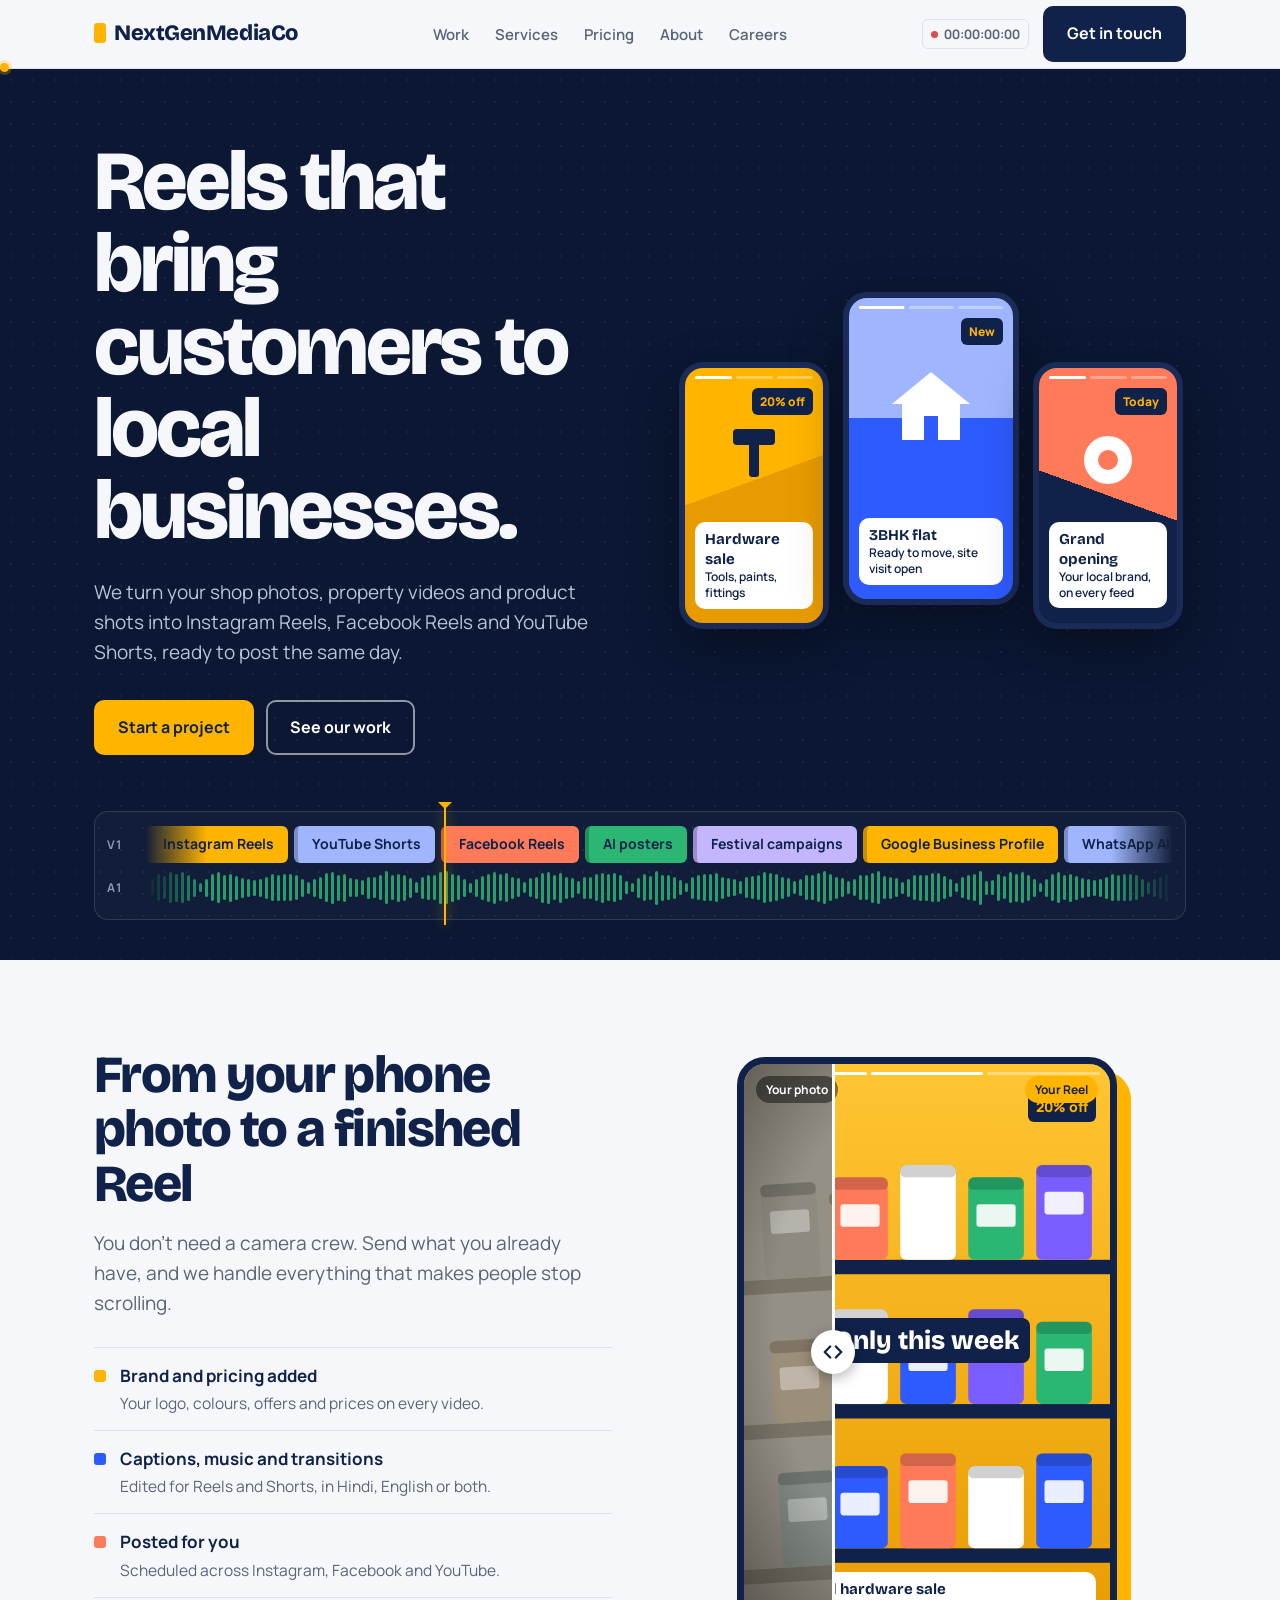
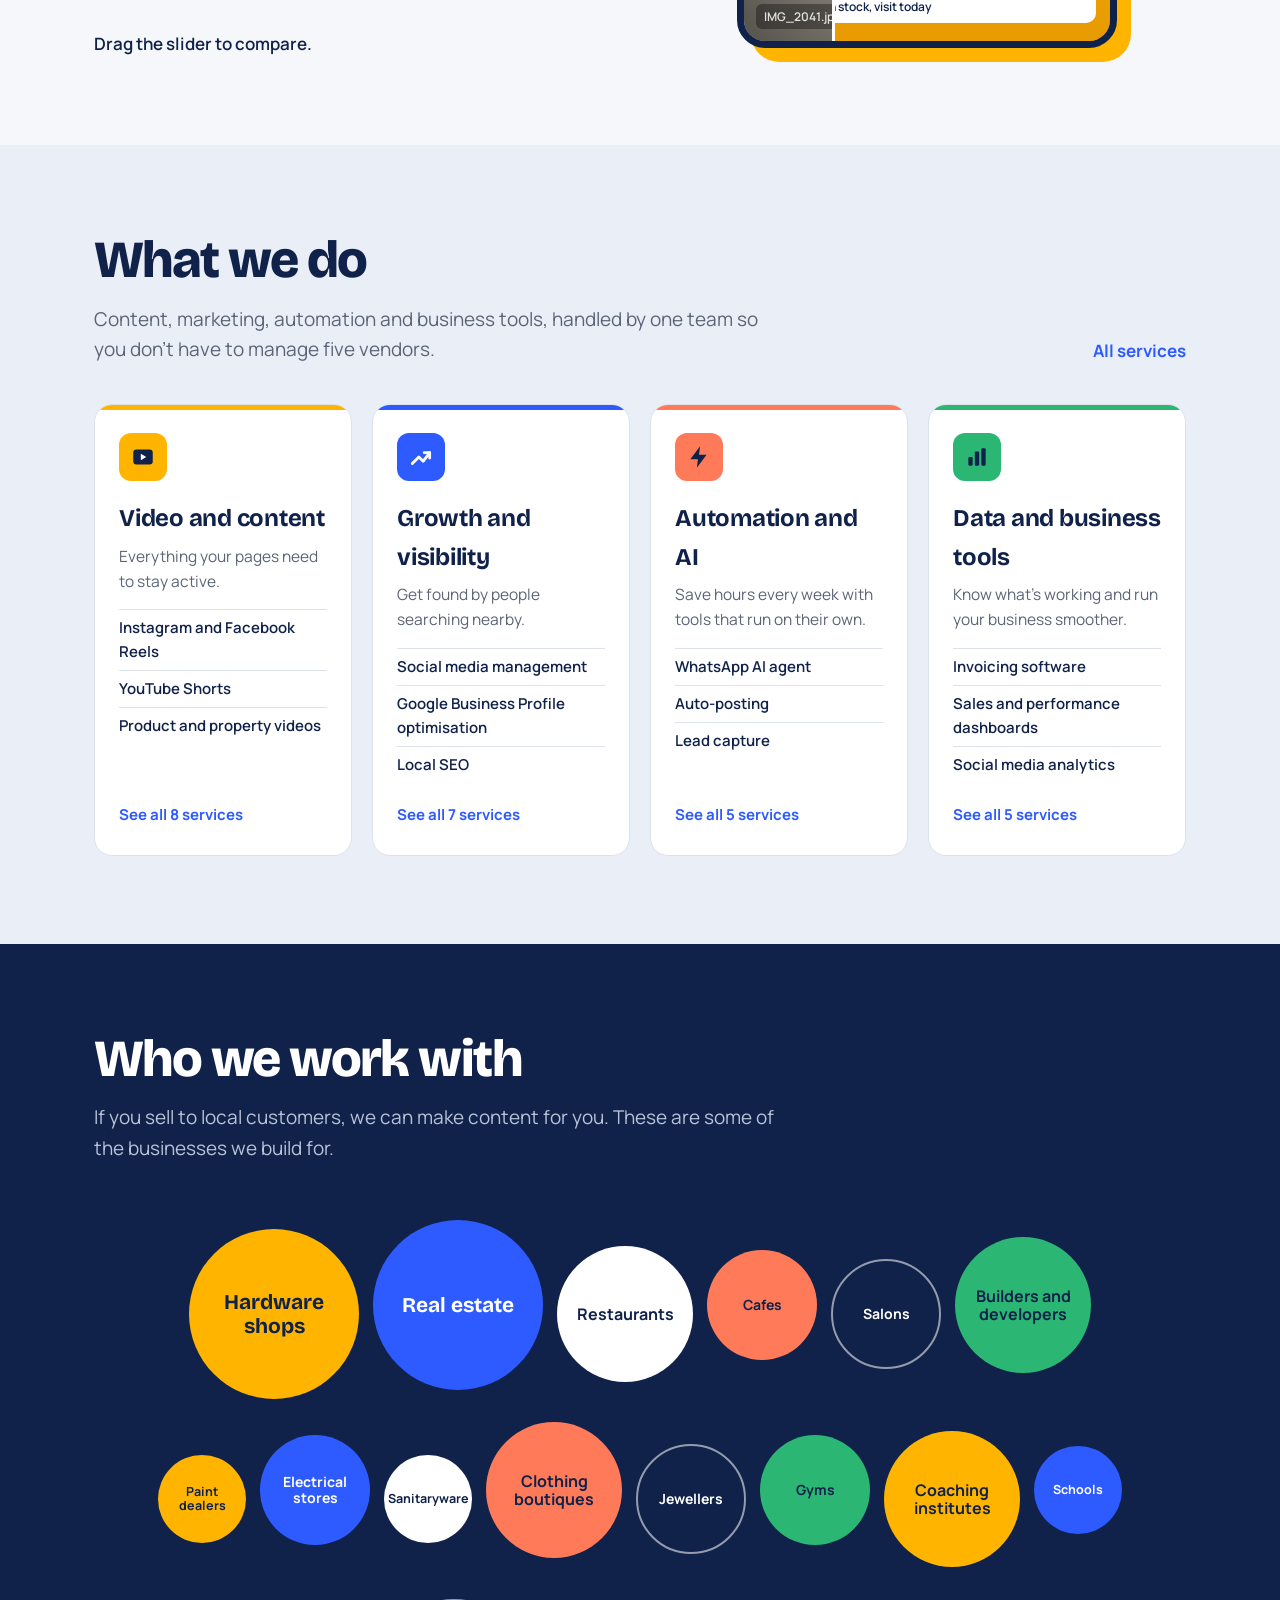
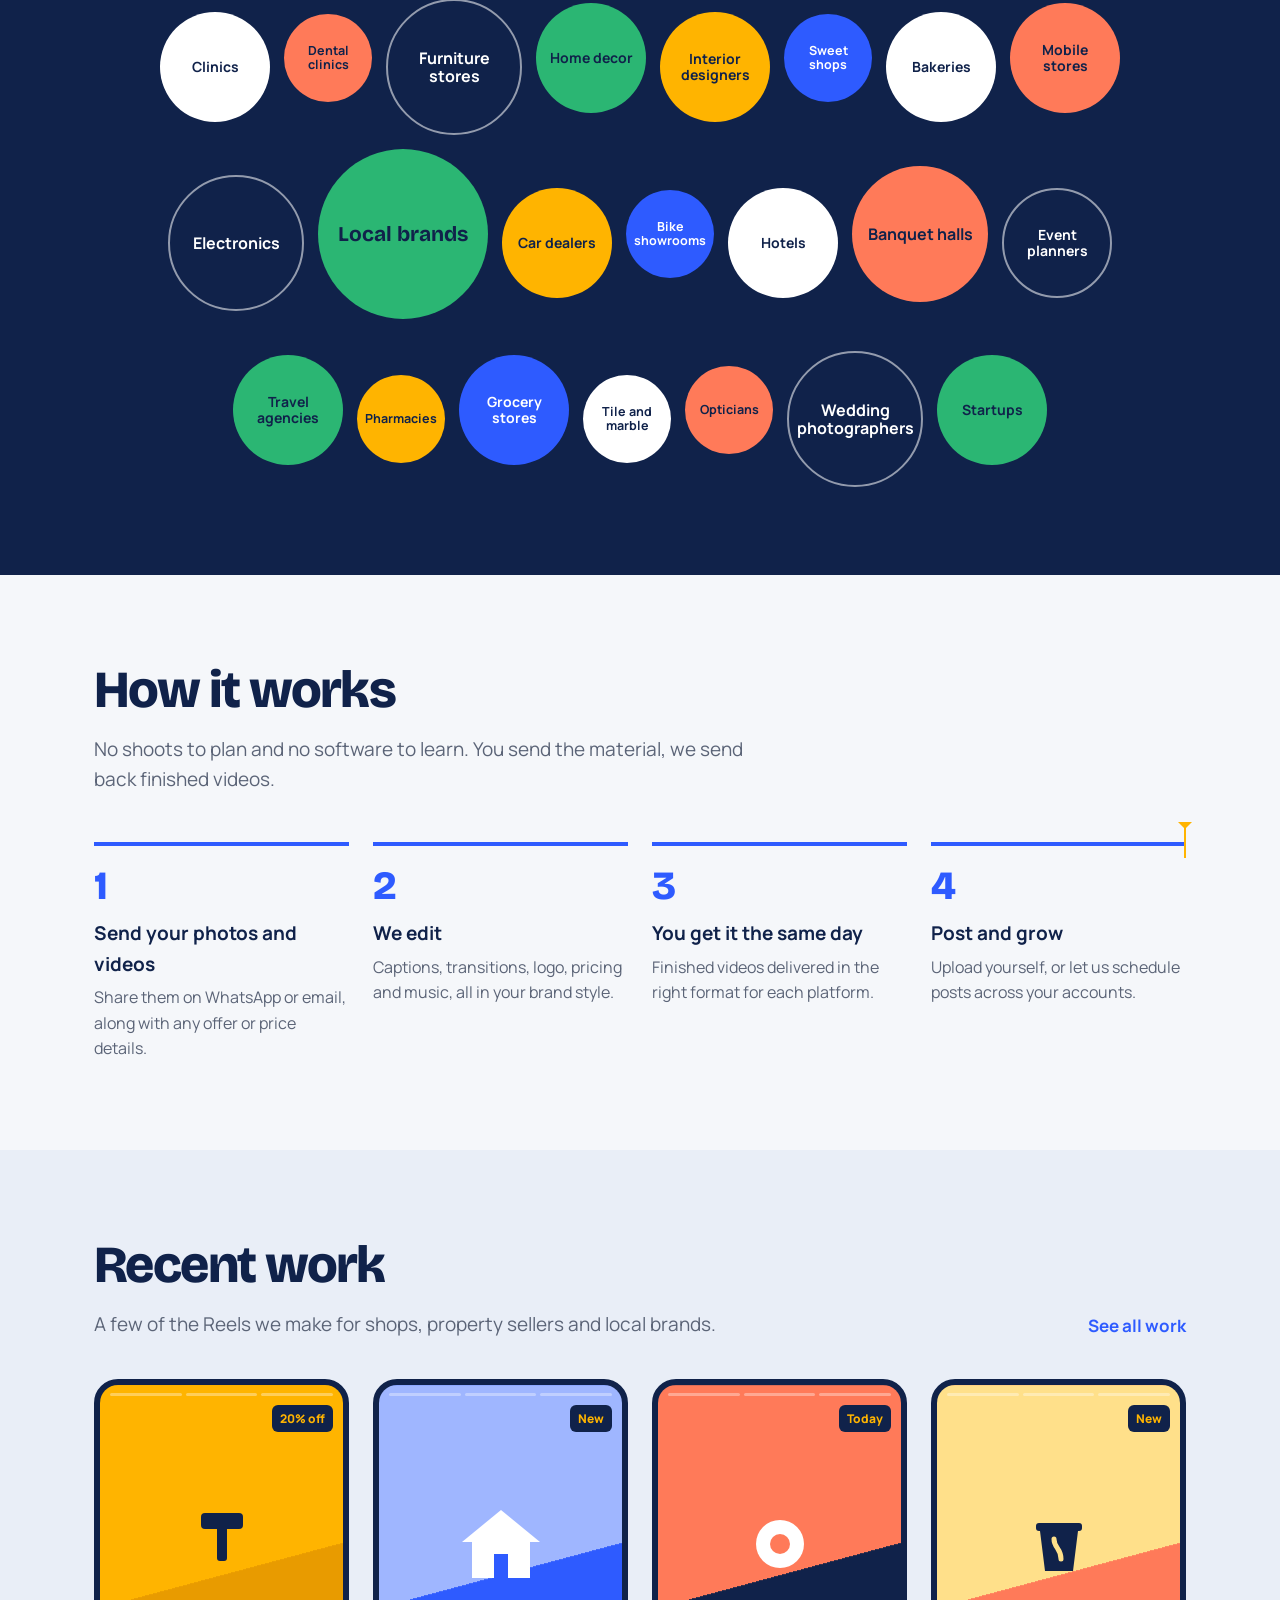
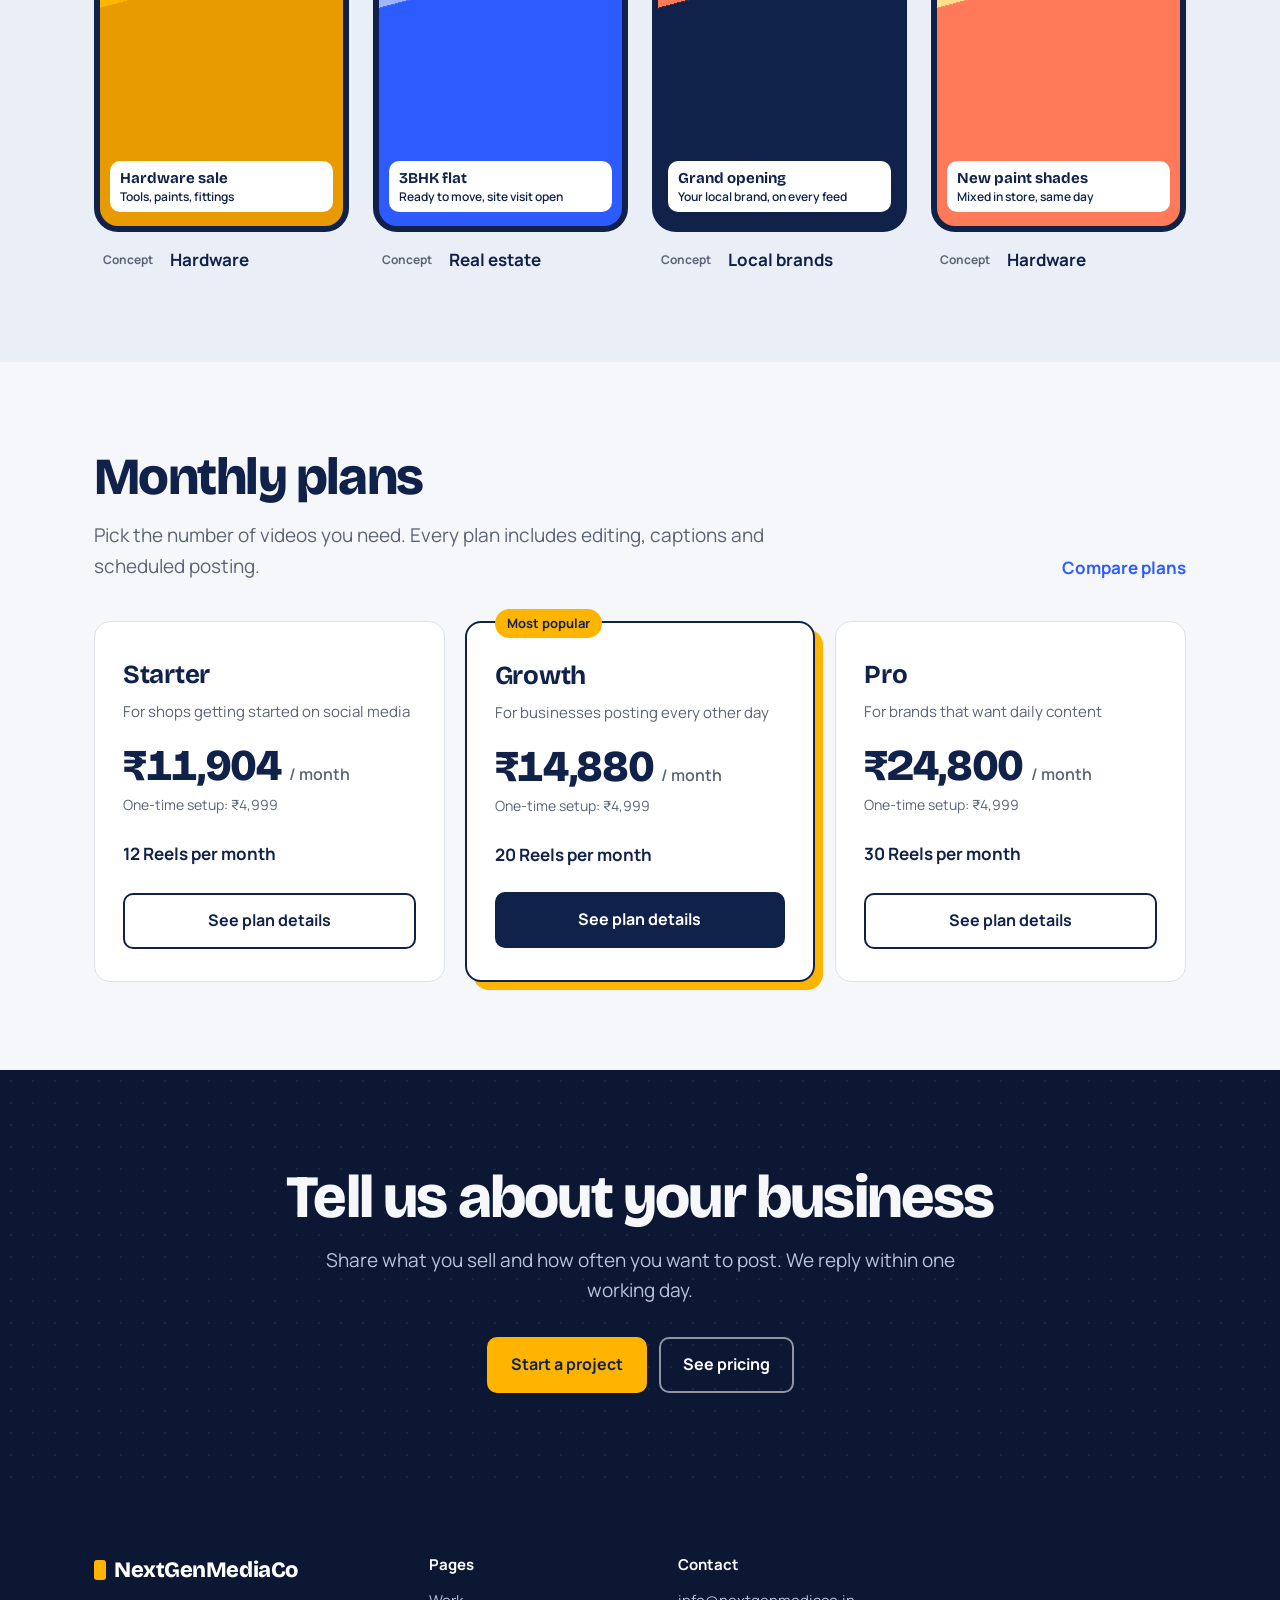
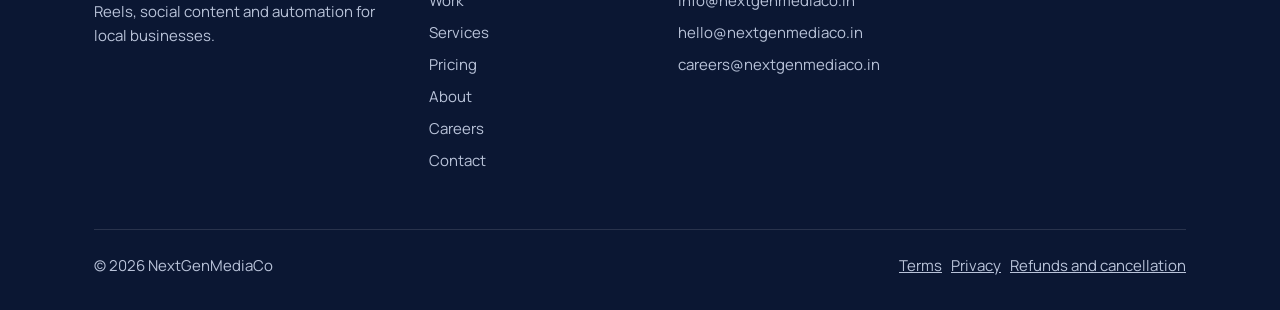
<file: index.html>
<!DOCTYPE html>
<html lang="en" data-page="home">
<head>
<meta charset="UTF-8">
<meta name="viewport" content="width=device-width, initial-scale=1, viewport-fit=cover">
<title>NextGenMediaCo | Reels and social content for local businesses</title>
<meta name="description" content="NextGenMediaCo creates Instagram Reels, Facebook Reels and YouTube Shorts for hardware shops, real estate businesses and local brands.">
<meta property="og:title" content="NextGenMediaCo | Reels and social content for local businesses">
<meta property="og:description" content="NextGenMediaCo creates Instagram Reels, Facebook Reels and YouTube Shorts for hardware shops, real estate businesses and local brands.">
<meta property="og:type" content="website">
<meta property="og:url" content="https://nextgenmediaco.in/">
<meta property="og:image" content="https://nextgenmediaco.in/images/og.png">
<link rel="canonical" href="https://nextgenmediaco.in/">
<link rel="icon" href="favicon.svg" type="image/svg+xml">
<meta name="theme-color" content="#0B1733">
<link rel="preconnect" href="https://fonts.googleapis.com"><link rel="preconnect" href="https://fonts.gstatic.com" crossorigin><link href="https://fonts.googleapis.com/css2?family=Bricolage+Grotesque:opsz,wght@12..96,500;12..96,700;12..96,800&family=Manrope:wght@400;500;600;700&display=swap" rel="stylesheet">
<link rel="stylesheet" href="css/style.css">
<script>(function(){var d=document.documentElement;d.classList.add('js');if(d.dataset.page==='home'&&!matchMedia('(prefers-reduced-motion: reduce)').matches){try{if(!sessionStorage.getItem('ngm-intro')){d.classList.add('intro-on');sessionStorage.setItem('ngm-intro','1')}}catch(e){}}})();</script>
</head>
<body>
<div class="curtain" aria-hidden="true"><span></span></div>
<div class="intro" aria-hidden="true"><div><span class="clap"></span><b>NextGenMediaCo</b></div></div>
<a class="sr-only" href="#main">Skip to content</a>
<header class="site">
  <nav class="wrap nav" aria-label="Main">
    <a href="index.html" class="logo"><span aria-hidden="true"></span>NextGenMediaCo</a>
    <ul id="menu"><li><a href="work.html">Work</a></li><li><a href="services.html">Services</a></li><li><a href="pricing.html">Pricing</a></li><li><a href="about.html">About</a></li><li><a href="careers.html">Careers</a></li></ul>
    <div class="nav-right">
      <span class="tc" aria-hidden="true">00:00:00:00</span>
      <a href="contact.html" class="btn btn-main">Get in touch</a>
      <button class="menu-btn" type="button" aria-controls="menu" aria-expanded="false" aria-label="Open menu"><i></i><i></i><i></i></button>
    </div>
  </nav>
  <div class="playbar" aria-hidden="true"><i></i><b></b></div>
</header>
<main id="main">
<div class="dark hero-band">
  <div class="wrap hero">
    <div>
      <h1 class="split">Reels that bring customers to local businesses.</h1>
      <p class="fade">We turn your shop photos, property videos and product shots into Instagram Reels, Facebook Reels and YouTube Shorts, ready to post the same day.</p>
      <div class="ctas fade late">
        <a href="contact.html" class="btn btn-main">Start a project</a>
        <a href="work.html" class="btn btn-alt">See our work</a>
      </div>
    </div>
    <div class="reels" aria-hidden="true">
        <div class="reel fx-slide">
          <div class="bars"><span class="now"><i></i></span><span><i></i></span><span><i></i></span></div>
          <div class="slide active"><div class="scene" style="background:linear-gradient(160deg,#FFB400 0 45%,#E89B00 45% 100%)"></div>
            <svg class="shape" width="70" height="70" viewBox="0 0 70 70"><rect x="30" y="8" width="10" height="44" rx="3" fill="#10224A"/><rect x="14" y="4" width="42" height="16" rx="4" fill="#10224A"/></svg>
            <span class="price">20% off</span><div class="tag"><b>Hardware sale</b>Tools, paints, fittings</div></div>
          <div class="slide"><div class="scene" style="background:linear-gradient(160deg,#FFE08A 0 45%,#FF7A59 45% 100%)"></div>
            <svg class="shape" width="70" height="70" viewBox="0 0 70 70"><rect x="12" y="14" width="46" height="8" rx="3" fill="#10224A"/><path d="M16 22h38l-5 40H21z" fill="#10224A"/><path d="M30 30c0 9 7 9 7 20" stroke="#FFE08A" stroke-width="5" fill="none" stroke-linecap="round"/></svg>
            <span class="price">New</span><div class="tag"><b>New paint shades</b>Mixed in store, same day</div></div>
          <div class="slide"><div class="scene" style="background:linear-gradient(160deg,#FFD466 0 45%,#C2410C 45% 100%)"></div>
            <svg class="shape" width="70" height="70" viewBox="0 0 70 70"><rect x="10" y="26" width="50" height="36" rx="4" fill="#fff"/><rect x="6" y="18" width="58" height="12" rx="3" fill="#fff"/><rect x="31" y="18" width="8" height="44" fill="#C2410C"/></svg>
            <span class="price">Combo</span><div class="tag"><b>Diwali offer</b>Fittings combo deals</div></div>
        </div>
        <div class="reel fx-zoom">
          <div class="bars"><span class="now"><i></i></span><span><i></i></span><span><i></i></span></div>
          <div class="slide active"><div class="scene" style="background:linear-gradient(180deg,#9FB6FF 0 40%,#2E5BFF 40% 100%)"></div>
            <svg class="shape" width="90" height="80" viewBox="0 0 90 80"><path d="M45 6 84 38H74v36H16V38H6z" fill="#fff"/><rect x="38" y="50" width="14" height="24" fill="#2E5BFF"/></svg>
            <span class="price">New</span><div class="tag"><b>3BHK flat</b>Ready to move, site visit open</div></div>
          <div class="slide"><div class="scene" style="background:linear-gradient(180deg,#BDEBD3 0 40%,#2BB673 40% 100%)"></div>
            <svg class="shape" width="80" height="80" viewBox="0 0 80 80"><rect x="6" y="6" width="32" height="32" rx="3" fill="#fff" opacity=".6"/><rect x="42" y="6" width="32" height="32" rx="3" fill="#fff" opacity=".6"/><rect x="6" y="42" width="32" height="32" rx="3" fill="#fff" opacity=".6"/><rect x="42" y="42" width="32" height="32" rx="3" fill="#10224A"/></svg>
            <span class="price">Plot</span><div class="tag"><b>Corner plot</b>Clear title, park facing</div></div>
          <div class="slide"><div class="scene" style="background:linear-gradient(180deg,#C9D6FF 0 40%,#10224A 40% 100%)"></div>
            <svg class="shape" width="76" height="76" viewBox="0 0 76 76"><rect x="8" y="12" width="60" height="56" rx="6" fill="#fff"/><rect x="8" y="12" width="60" height="14" rx="6" fill="#FFB400"/><path d="M24 46l9 9 19-19" stroke="#10224A" stroke-width="6" fill="none" stroke-linecap="round" stroke-linejoin="round"/></svg>
            <span class="price">Sunday</span><div class="tag"><b>Site visit day</b>Book your slot on WhatsApp</div></div>
        </div>
        <div class="reel fx-wipe">
          <div class="bars"><span class="now"><i></i></span><span><i></i></span><span><i></i></span></div>
          <div class="slide active"><div class="scene" style="background:linear-gradient(200deg,#FF7A59 0 50%,#10224A 50% 100%)"></div>
            <svg class="shape" width="70" height="70" viewBox="0 0 70 70"><circle cx="35" cy="35" r="24" fill="#fff"/><circle cx="35" cy="35" r="10" fill="#FF7A59"/></svg>
            <span class="price">Today</span><div class="tag"><b>Grand opening</b>Your local brand, on every feed</div></div>
          <div class="slide"><div class="scene" style="background:linear-gradient(200deg,#FFD9C7 0 50%,#FF7A59 50% 100%)"></div>
            <svg class="shape" width="70" height="70" viewBox="0 0 70 70"><path d="M14 34h42l-6 28H20z" fill="#10224A"/><path d="M12 34c0-14 10-22 23-22s23 8 23 22z" fill="#fff"/><circle cx="35" cy="10" r="5" fill="#E5484D"/></svg>
            <span class="price">8 AM</span><div class="tag"><b>Fresh bakes</b>Out of the oven every morning</div></div>
          <div class="slide"><div class="scene" style="background:linear-gradient(200deg,#E3D7FF 0 50%,#7B5CFF 50% 100%)"></div>
            <svg class="shape" width="70" height="70" viewBox="0 0 70 70"><circle cx="20" cy="52" r="10" fill="none" stroke="#10224A" stroke-width="5"/><circle cx="50" cy="52" r="10" fill="none" stroke="#10224A" stroke-width="5"/><path d="M26 44 50 8M44 44 20 8" stroke="#10224A" stroke-width="5" stroke-linecap="round"/></svg>
            <span class="price">Offer</span><div class="tag"><b>Salon week</b>Hair spa and styling combos</div></div>
        </div>
      </div>
    </div>
    <div class="wrap">
      <div class="timeline" aria-hidden="true">
        <div class="track"><span class="tl">V1</span><div class="lane"><div class="run">
          <span class="clip" style="--c:#FFB400">Instagram Reels</span><span class="clip" style="--c:#9FB6FF">YouTube Shorts</span><span class="clip" style="--c:#FF7A59">Facebook Reels</span><span class="clip" style="--c:#2BB673">AI posters</span><span class="clip" style="--c:#C4B5FF">Festival campaigns</span><span class="clip" style="--c:#FFB400">Google Business Profile</span><span class="clip" style="--c:#9FB6FF">WhatsApp AI agent</span><span class="clip" style="--c:#FF7A59">Auto-posting</span><span class="clip" style="--c:#2BB673">Local SEO</span><span class="clip" style="--c:#C4B5FF">Meta ads</span>
        </div></div></div>
        <div class="track"><span class="tl">A1</span><div class="lane"><div class="wave"></div></div></div>
      </div>
    </div>
</div>

<section id="how">
  <div class="wrap ba-grid">
    <div>
      <h2 data-fx="title">From your phone photo to a finished Reel</h2>
      <p class="lead" data-fx="rise" style="margin-bottom:28px">You don't need a camera crew. Send what you already have, and we handle everything that makes people stop scrolling.</p>
      <ul class="ba-points" data-stagger>
        <li data-fx="rise"><i style="--c:var(--marigold)"></i><div><b>Brand and pricing added</b><span>Your logo, colours, offers and prices on every video.</span></div></li>
        <li data-fx="rise"><i style="--c:var(--cobalt)"></i><div><b>Captions, music and transitions</b><span>Edited for Reels and Shorts, in Hindi, English or both.</span></div></li>
        <li data-fx="rise"><i style="--c:var(--coral)"></i><div><b>Posted for you</b><span>Scheduled across Instagram, Facebook and YouTube.</span></div></li>
      </ul>
      <p data-fx="rise" style="margin:0;font-weight:600">Drag the slider to compare.</p>
    </div>
    <div data-fx="zoom"><div class="ba">
  <svg class="layer" viewBox="0 0 360 560" preserveAspectRatio="xMidYMid slice" aria-hidden="true"><rect width="360" height="560" fill="#A39E92"/><rect width="360" height="560" fill="#6b665c" opacity=".25"/><g transform="rotate(-3.5 180 280) translate(6 10)"><rect x="-20" y="190" width="400" height="14" fill="#7A7468"/><rect x="22" y="98" width="54" height="92" rx="6" fill="#8E8A80"/><rect x="22" y="98" width="54" height="12" rx="5" fill="#000" opacity=".18"/><rect x="30" y="124" width="38" height="22" rx="3" fill="#fff" opacity="0.35"/><rect x="88" y="110" width="54" height="80" rx="6" fill="#9C8F7A"/><rect x="88" y="110" width="54" height="12" rx="5" fill="#000" opacity=".18"/><rect x="96" y="136" width="38" height="22" rx="3" fill="#fff" opacity="0.35"/><rect x="154" y="98" width="54" height="92" rx="6" fill="#B2AEA4"/><rect x="154" y="98" width="54" height="12" rx="5" fill="#000" opacity=".18"/><rect x="162" y="124" width="38" height="22" rx="3" fill="#fff" opacity="0.35"/><rect x="220" y="110" width="54" height="80" rx="6" fill="#858D86"/><rect x="220" y="110" width="54" height="12" rx="5" fill="#000" opacity=".18"/><rect x="228" y="136" width="38" height="22" rx="3" fill="#fff" opacity="0.35"/><rect x="286" y="98" width="54" height="92" rx="6" fill="#948B99"/><rect x="286" y="98" width="54" height="12" rx="5" fill="#000" opacity=".18"/><rect x="294" y="124" width="38" height="22" rx="3" fill="#fff" opacity="0.35"/><rect x="-20" y="330" width="400" height="14" fill="#7A7468"/><rect x="22" y="250" width="54" height="80" rx="6" fill="#9C8F7A"/><rect x="22" y="250" width="54" height="12" rx="5" fill="#000" opacity=".18"/><rect x="30" y="276" width="38" height="22" rx="3" fill="#fff" opacity="0.35"/><rect x="88" y="238" width="54" height="92" rx="6" fill="#B2AEA4"/><rect x="88" y="238" width="54" height="12" rx="5" fill="#000" opacity=".18"/><rect x="96" y="264" width="38" height="22" rx="3" fill="#fff" opacity="0.35"/><rect x="154" y="250" width="54" height="80" rx="6" fill="#8A8F9A"/><rect x="154" y="250" width="54" height="12" rx="5" fill="#000" opacity=".18"/><rect x="162" y="276" width="38" height="22" rx="3" fill="#fff" opacity="0.35"/><rect x="220" y="238" width="54" height="92" rx="6" fill="#948B99"/><rect x="220" y="238" width="54" height="12" rx="5" fill="#000" opacity=".18"/><rect x="228" y="264" width="38" height="22" rx="3" fill="#fff" opacity="0.35"/><rect x="286" y="250" width="54" height="80" rx="6" fill="#858D86"/><rect x="286" y="250" width="54" height="12" rx="5" fill="#000" opacity=".18"/><rect x="294" y="276" width="38" height="22" rx="3" fill="#fff" opacity="0.35"/><rect x="-20" y="470" width="400" height="14" fill="#7A7468"/><rect x="22" y="378" width="54" height="92" rx="6" fill="#858D86"/><rect x="22" y="378" width="54" height="12" rx="5" fill="#000" opacity=".18"/><rect x="30" y="404" width="38" height="22" rx="3" fill="#fff" opacity="0.35"/><rect x="88" y="390" width="54" height="80" rx="6" fill="#8A8F9A"/><rect x="88" y="390" width="54" height="12" rx="5" fill="#000" opacity=".18"/><rect x="96" y="416" width="38" height="22" rx="3" fill="#fff" opacity="0.35"/><rect x="154" y="378" width="54" height="92" rx="6" fill="#9C8F7A"/><rect x="154" y="378" width="54" height="12" rx="5" fill="#000" opacity=".18"/><rect x="162" y="404" width="38" height="22" rx="3" fill="#fff" opacity="0.35"/><rect x="220" y="390" width="54" height="80" rx="6" fill="#B2AEA4"/><rect x="220" y="390" width="54" height="12" rx="5" fill="#000" opacity=".18"/><rect x="228" y="416" width="38" height="22" rx="3" fill="#fff" opacity="0.35"/><rect x="286" y="378" width="54" height="92" rx="6" fill="#8A8F9A"/><rect x="286" y="378" width="54" height="12" rx="5" fill="#000" opacity=".18"/><rect x="294" y="404" width="38" height="22" rx="3" fill="#fff" opacity="0.35"/></g><rect width="360" height="560" fill="url(#vig)"/><defs><radialGradient id="vig" cx=".5" cy=".45" r=".75"><stop offset=".55" stop-color="#000" stop-opacity="0"/><stop offset="1" stop-color="#000" stop-opacity=".45"/></radialGradient></defs></svg>
  <span class="lbl l">Your photo</span><span class="fname">IMG_2041.jpg</span>
  <div class="after">
    <svg class="layer" viewBox="0 0 360 560" preserveAspectRatio="xMidYMid slice" aria-hidden="true"><defs><linearGradient id="bgA" x1="0" y1="0" x2="0" y2="1"><stop offset="0" stop-color="#FFC533"/><stop offset="1" stop-color="#E89B00"/></linearGradient></defs><rect width="360" height="560" fill="url(#bgA)"/><g><rect x="-20" y="190" width="400" height="14" fill="#10224A"/><rect x="22" y="98" width="54" height="92" rx="6" fill="#2E5BFF"/><rect x="22" y="98" width="54" height="12" rx="5" fill="#000" opacity=".18"/><rect x="30" y="124" width="38" height="22" rx="3" fill="#fff" opacity="0.9"/><rect x="88" y="110" width="54" height="80" rx="6" fill="#FF7A59"/><rect x="88" y="110" width="54" height="12" rx="5" fill="#000" opacity=".18"/><rect x="96" y="136" width="38" height="22" rx="3" fill="#fff" opacity="0.9"/><rect x="154" y="98" width="54" height="92" rx="6" fill="#FFFFFF"/><rect x="154" y="98" width="54" height="12" rx="5" fill="#000" opacity=".18"/><rect x="162" y="124" width="38" height="22" rx="3" fill="#fff" opacity="0.9"/><rect x="220" y="110" width="54" height="80" rx="6" fill="#2BB673"/><rect x="220" y="110" width="54" height="12" rx="5" fill="#000" opacity=".18"/><rect x="228" y="136" width="38" height="22" rx="3" fill="#fff" opacity="0.9"/><rect x="286" y="98" width="54" height="92" rx="6" fill="#7B5CFF"/><rect x="286" y="98" width="54" height="12" rx="5" fill="#000" opacity=".18"/><rect x="294" y="124" width="38" height="22" rx="3" fill="#fff" opacity="0.9"/><rect x="-20" y="330" width="400" height="14" fill="#10224A"/><rect x="22" y="250" width="54" height="80" rx="6" fill="#FF7A59"/><rect x="22" y="250" width="54" height="12" rx="5" fill="#000" opacity=".18"/><rect x="30" y="276" width="38" height="22" rx="3" fill="#fff" opacity="0.9"/><rect x="88" y="238" width="54" height="92" rx="6" fill="#FFFFFF"/><rect x="88" y="238" width="54" height="12" rx="5" fill="#000" opacity=".18"/><rect x="96" y="264" width="38" height="22" rx="3" fill="#fff" opacity="0.9"/><rect x="154" y="250" width="54" height="80" rx="6" fill="#2E5BFF"/><rect x="154" y="250" width="54" height="12" rx="5" fill="#000" opacity=".18"/><rect x="162" y="276" width="38" height="22" rx="3" fill="#fff" opacity="0.9"/><rect x="220" y="238" width="54" height="92" rx="6" fill="#7B5CFF"/><rect x="220" y="238" width="54" height="12" rx="5" fill="#000" opacity=".18"/><rect x="228" y="264" width="38" height="22" rx="3" fill="#fff" opacity="0.9"/><rect x="286" y="250" width="54" height="80" rx="6" fill="#2BB673"/><rect x="286" y="250" width="54" height="12" rx="5" fill="#000" opacity=".18"/><rect x="294" y="276" width="38" height="22" rx="3" fill="#fff" opacity="0.9"/><rect x="-20" y="470" width="400" height="14" fill="#10224A"/><rect x="22" y="378" width="54" height="92" rx="6" fill="#2BB673"/><rect x="22" y="378" width="54" height="12" rx="5" fill="#000" opacity=".18"/><rect x="30" y="404" width="38" height="22" rx="3" fill="#fff" opacity="0.9"/><rect x="88" y="390" width="54" height="80" rx="6" fill="#2E5BFF"/><rect x="88" y="390" width="54" height="12" rx="5" fill="#000" opacity=".18"/><rect x="96" y="416" width="38" height="22" rx="3" fill="#fff" opacity="0.9"/><rect x="154" y="378" width="54" height="92" rx="6" fill="#FF7A59"/><rect x="154" y="378" width="54" height="12" rx="5" fill="#000" opacity=".18"/><rect x="162" y="404" width="38" height="22" rx="3" fill="#fff" opacity="0.9"/><rect x="220" y="390" width="54" height="80" rx="6" fill="#FFFFFF"/><rect x="220" y="390" width="54" height="12" rx="5" fill="#000" opacity=".18"/><rect x="228" y="416" width="38" height="22" rx="3" fill="#fff" opacity="0.9"/><rect x="286" y="378" width="54" height="92" rx="6" fill="#2E5BFF"/><rect x="286" y="378" width="54" height="12" rx="5" fill="#000" opacity=".18"/><rect x="294" y="404" width="38" height="22" rx="3" fill="#fff" opacity="0.9"/></g></svg>
    <div class="bars"><span class="done"><i></i></span><span class="done"><i></i></span><span><i></i></span></div>
    <span class="logo-pill">Your logo</span><span class="price">20% off</span>
    <div class="cap"><span>Only this week</span></div>
    <div class="tag"><b>Paint and hardware sale</b>All shades in stock, visit today</div>
    <span class="lbl r">Your Reel</span>
  </div>
  <div class="handle"><span class="knob"><svg width="22" height="22" viewBox="0 0 24 24"><path d="M9 6l-6 6 6 6M15 6l6 6-6 6" stroke="#10224A" stroke-width="2.5" fill="none" stroke-linecap="round" stroke-linejoin="round"/></svg></span></div>
  <input type="range" min="0" max="100" value="50" aria-label="Drag to compare your photo with the finished Reel">
</div></div>
  </div>
</section>

<section class="tint">
  <div class="wrap">
    <div class="sec-head"><div><h2 data-fx="title">What we do</h2><p class="lead" data-fx="rise">Content, marketing, automation and business tools, handled by one team so you don't have to manage five vendors.</p></div><a class="textlink" href="services.html" data-fx="rise">All services</a></div>
    <div class="svc-cards" data-stagger><a class="svc-card g1" href="services.html#video" data-fx="rise"><span class="ico"><svg width="26" height="26" viewBox="0 0 24 24"><rect x="3" y="5" width="18" height="14" rx="3" fill="#10224A"/><path d="M10 9l5 3-5 3z" fill="#fff"/></svg></span><h3>Video and content</h3><p>Everything your pages need to stay active.</p><ul><li>Instagram and Facebook Reels</li><li>YouTube Shorts</li><li>Product and property videos</li></ul><span class="more">See all 8 services</span></a><a class="svc-card g2" href="services.html#growth" data-fx="rise"><span class="ico"><svg width="26" height="26" viewBox="0 0 24 24"><path d="M4 18l6-6 4 4 6-8" stroke="#fff" stroke-width="2.6" fill="none" stroke-linecap="round" stroke-linejoin="round"/><path d="M15 8h5v5" stroke="#fff" stroke-width="2.6" fill="none" stroke-linecap="round" stroke-linejoin="round"/></svg></span><h3>Growth and visibility</h3><p>Get found by people searching nearby.</p><ul><li>Social media management</li><li>Google Business Profile optimisation</li><li>Local SEO</li></ul><span class="more">See all 7 services</span></a><a class="svc-card g3" href="services.html#auto" data-fx="rise"><span class="ico"><svg width="26" height="26" viewBox="0 0 24 24"><path d="M13 2L4 14h7l-1 8 9-12h-7z" fill="#10224A"/></svg></span><h3>Automation and AI</h3><p>Save hours every week with tools that run on their own.</p><ul><li>WhatsApp AI agent</li><li>Auto-posting</li><li>Lead capture</li></ul><span class="more">See all 5 services</span></a><a class="svc-card g4" href="services.html#data" data-fx="rise"><span class="ico"><svg width="26" height="26" viewBox="0 0 24 24"><rect x="4" y="12" width="4" height="8" rx="1" fill="#10224A"/><rect x="10" y="7" width="4" height="13" rx="1" fill="#10224A"/><rect x="16" y="4" width="4" height="16" rx="1" fill="#10224A"/></svg></span><h3>Data and business tools</h3><p>Know what's working and run your business smoother.</p><ul><li>Invoicing software</li><li>Sales and performance dashboards</li><li>Social media analytics</li></ul><span class="more">See all 5 services</span></a></div>
  </div>
</section>

<section id="clients" class="clients" data-fx="frame"><div class="wrap">
  <h2 data-fx="title">Who we work with</h2>
  <p class="lead" data-fx="rise">If you sell to local customers, we can make content for you. These are some of the businesses we build for.</p>
  <div class="bubbles" data-stagger data-industries></div>
</div></section>

<section id="process">
  <div class="wrap">
    <h2 data-fx="title">How it works</h2>
    <p class="lead" data-fx="rise">No shoots to plan and no software to learn. You send the material, we send back finished videos.</p>
    <div class="steps-wrap">
  <span class="playhead" aria-hidden="true"></span>
  <ol class="steps" data-stagger>
    <li><h3>Send your photos and videos</h3><p>Share them on WhatsApp or email, along with any offer or price details.</p></li>
    <li><h3>We edit</h3><p>Captions, transitions, logo, pricing and music, all in your brand style.</p></li>
    <li><h3>You get it the same day</h3><p>Finished videos delivered in the right format for each platform.</p></li>
    <li><h3>Post and grow</h3><p>Upload yourself, or let us schedule posts across your accounts.</p></li>
  </ol>
</div>
  </div>
</section>

<section class="tint">
  <div class="wrap">
    <div class="sec-head"><div><h2 data-fx="title">Recent work</h2><p class="lead" data-fx="rise">A few of the Reels we make for shops, property sellers and local brands.</p></div><a class="textlink" href="work.html" data-fx="rise">See all work</a></div>
    <div class="work-grid" data-work data-limit="4"></div>
  </div>
</section>

<section hidden>
  <div class="wrap">
    <h2 data-fx="title">What clients say</h2>
    <p class="lead" data-fx="rise">From business owners we make content for.</p>
    <div class="quotes" data-stagger data-quotes></div>
  </div>
</section>

<section>
  <div class="wrap">
    <div class="sec-head"><div><h2 data-fx="title">Monthly plans</h2><p class="lead" data-fx="rise">Pick the number of videos you need. Every plan includes editing, captions and scheduled posting.</p></div><a class="textlink" href="pricing.html" data-fx="rise">Compare plans</a></div>
    <div class="plans" data-stagger data-plans data-compact></div>
  </div>
</section>

<section class="dark cta-band"><div class="wrap">
  <h2 class="" data-fx="title" style="margin-left:auto;margin-right:auto">Tell us about your business</h2>
  <p data-fx="rise">Share what you sell and how often you want to post. We reply within one working day.</p>
  <div class="ctas" data-fx="rise"><a href="contact.html" class="btn btn-main">Start a project</a><a data-wa="Hi, I'd like to know more about your Reels plans." href="#" hidden class="btn btn-alt" rel="noopener" target="_blank">Chat on WhatsApp</a><a href="pricing.html" class="btn btn-alt">See pricing</a></div>
</div></section>
<dialog class="viewer" aria-label="Video player"><button class="close" type="button" aria-label="Close video">×</button><div class="frame"></div></dialog>
</main>
<footer class="site">
  <div class="wrap">
    <div class="foot">
      <div>
        <a href="index.html" class="logo"><span aria-hidden="true"></span>NextGenMediaCo</a>
        <p style="margin:0;max-width:22em">Reels, social content and automation for local businesses.</p>
        <p data-if hidden style="margin:12px 0 0"><span data-setting="address"></span></p>
      </div>
      <div><h4>Pages</h4><ul><li><a href="work.html">Work</a></li><li><a href="services.html">Services</a></li><li><a href="pricing.html">Pricing</a></li><li><a href="about.html">About</a></li><li><a href="careers.html">Careers</a></li><li><a href="contact.html">Contact</a></li></ul></div>
      <div data-follow hidden><h4>Follow</h4><ul><li hidden><a data-social="instagram" href="#" rel="noopener" target="_blank">Instagram</a></li><li hidden><a data-social="facebook" href="#" rel="noopener" target="_blank">Facebook</a></li><li hidden><a data-social="youtube" href="#" rel="noopener" target="_blank">YouTube</a></li><li data-wa-wrap hidden><a data-wa href="#" hidden rel="noopener" target="_blank">WhatsApp</a></li></ul></div>
      <div><h4>Contact</h4><ul><li><a data-email="email_clients" href="mailto:info@nextgenmediaco.in">info@nextgenmediaco.in</a></li><li><a data-email="email_general" href="mailto:hello@nextgenmediaco.in">hello@nextgenmediaco.in</a></li><li><a data-email="email_careers" href="mailto:careers@nextgenmediaco.in">careers@nextgenmediaco.in</a></li></ul></div>
    </div>
    <div class="foot-bottom"><span>© 2026 NextGenMediaCo</span><span><a href="terms.html">Terms</a> &nbsp; <a href="privacy.html">Privacy</a> &nbsp; <a href="refund.html">Refunds and cancellation</a></span></div>
  </div>
</footer>
<a class="wa-float" data-wa href="#" hidden rel="noopener" target="_blank" aria-label="Chat on WhatsApp"><svg width="30" height="30" viewBox="0 0 32 32" aria-hidden="true"><path fill="#fff" d="M16 3a13 13 0 0 0-11.2 19.6L3 29l6.6-1.7A13 13 0 1 0 16 3zm0 23.6c-2 0-4-.6-5.7-1.6l-.4-.2-3.9 1 1-3.8-.3-.4A10.6 10.6 0 1 1 16 26.6zm5.8-7.9c-.3-.2-1.9-.9-2.2-1-.3-.1-.5-.2-.7.2l-1 1.2c-.2.2-.4.2-.7.1a8.7 8.7 0 0 1-4.3-3.8c-.3-.6.3-.5.9-1.7.1-.2 0-.4 0-.5l-1-2.4c-.3-.6-.5-.5-.7-.5h-.6c-.2 0-.6.1-.9.4-.3.3-1.2 1.1-1.2 2.8s1.2 3.2 1.4 3.5c.2.2 2.4 3.6 5.8 5 2.1.9 3 1 4 .8.7-.1 1.9-.8 2.2-1.5.3-.7.3-1.4.2-1.5l-.4-.1z"/></svg></a>
<script src="content/fallback.js" defer></script>
<script src="js/main.js" defer></script>
</body>
</html>
</file>
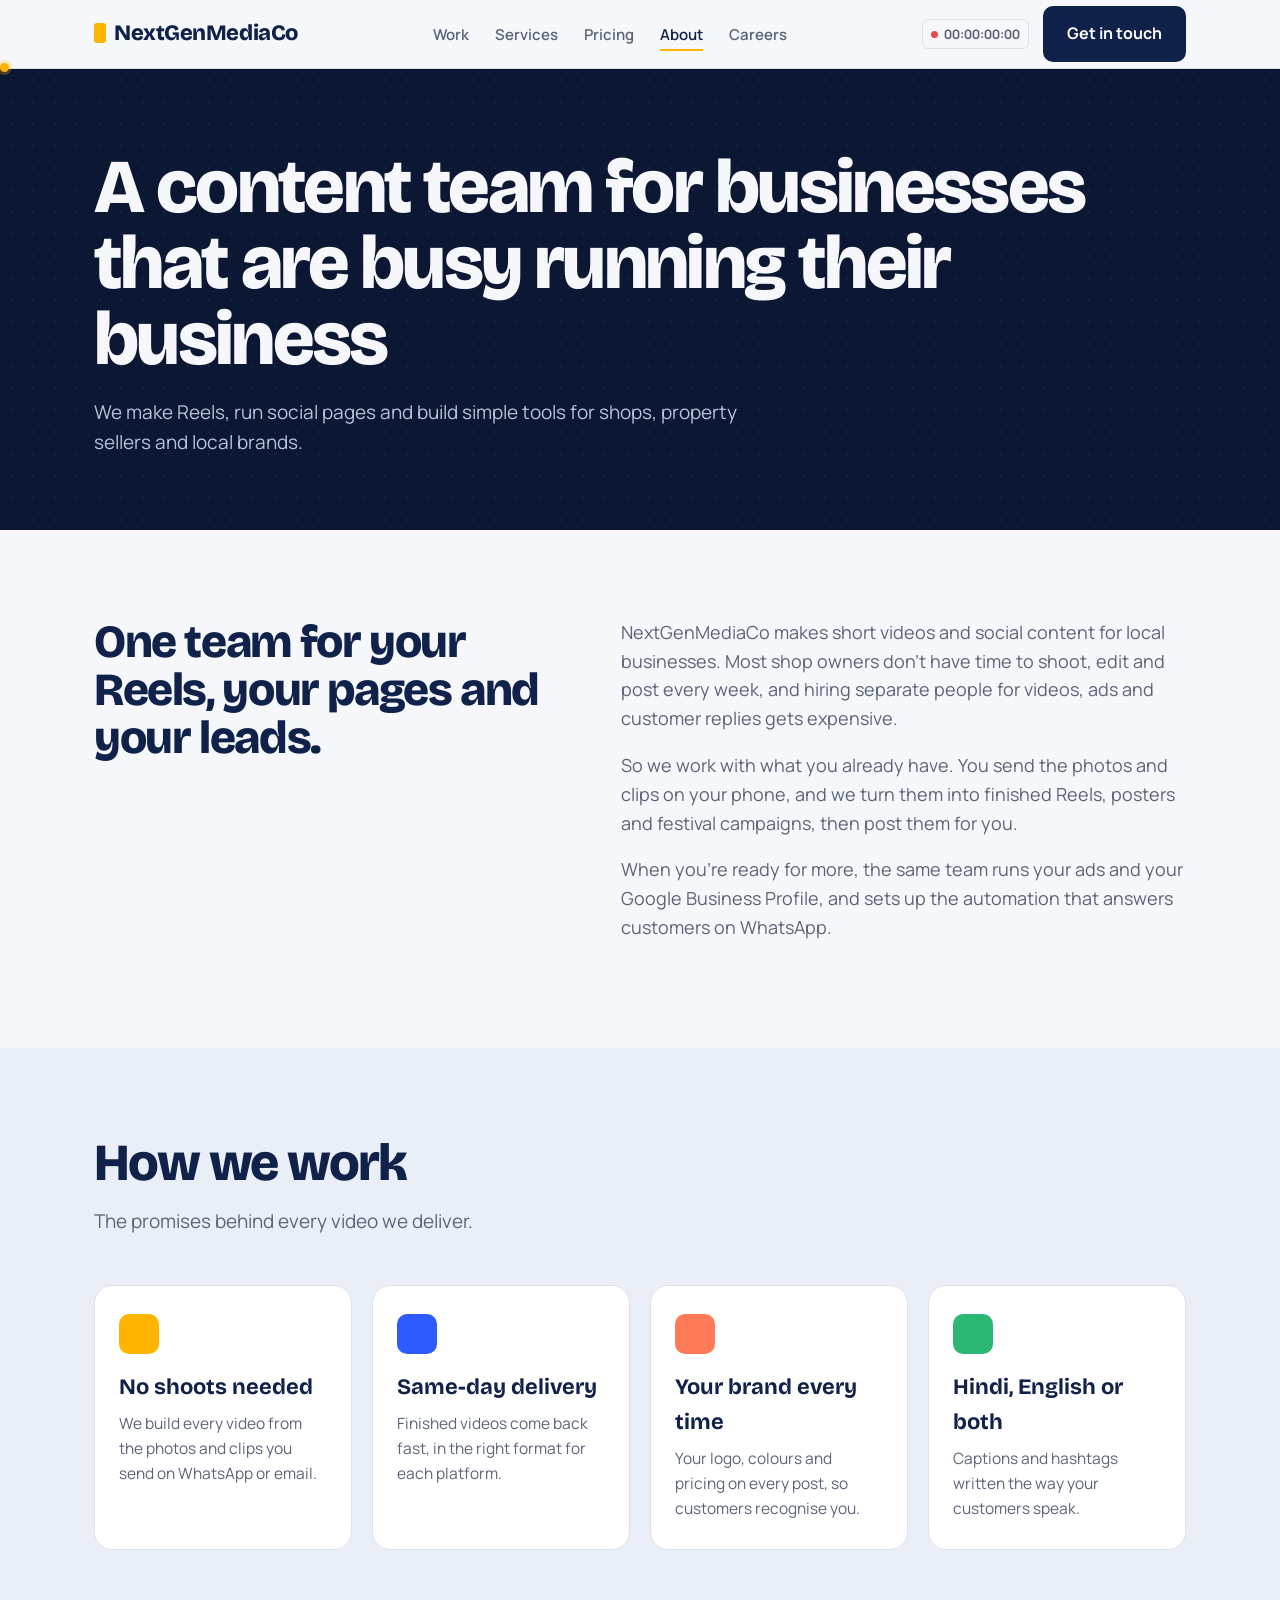
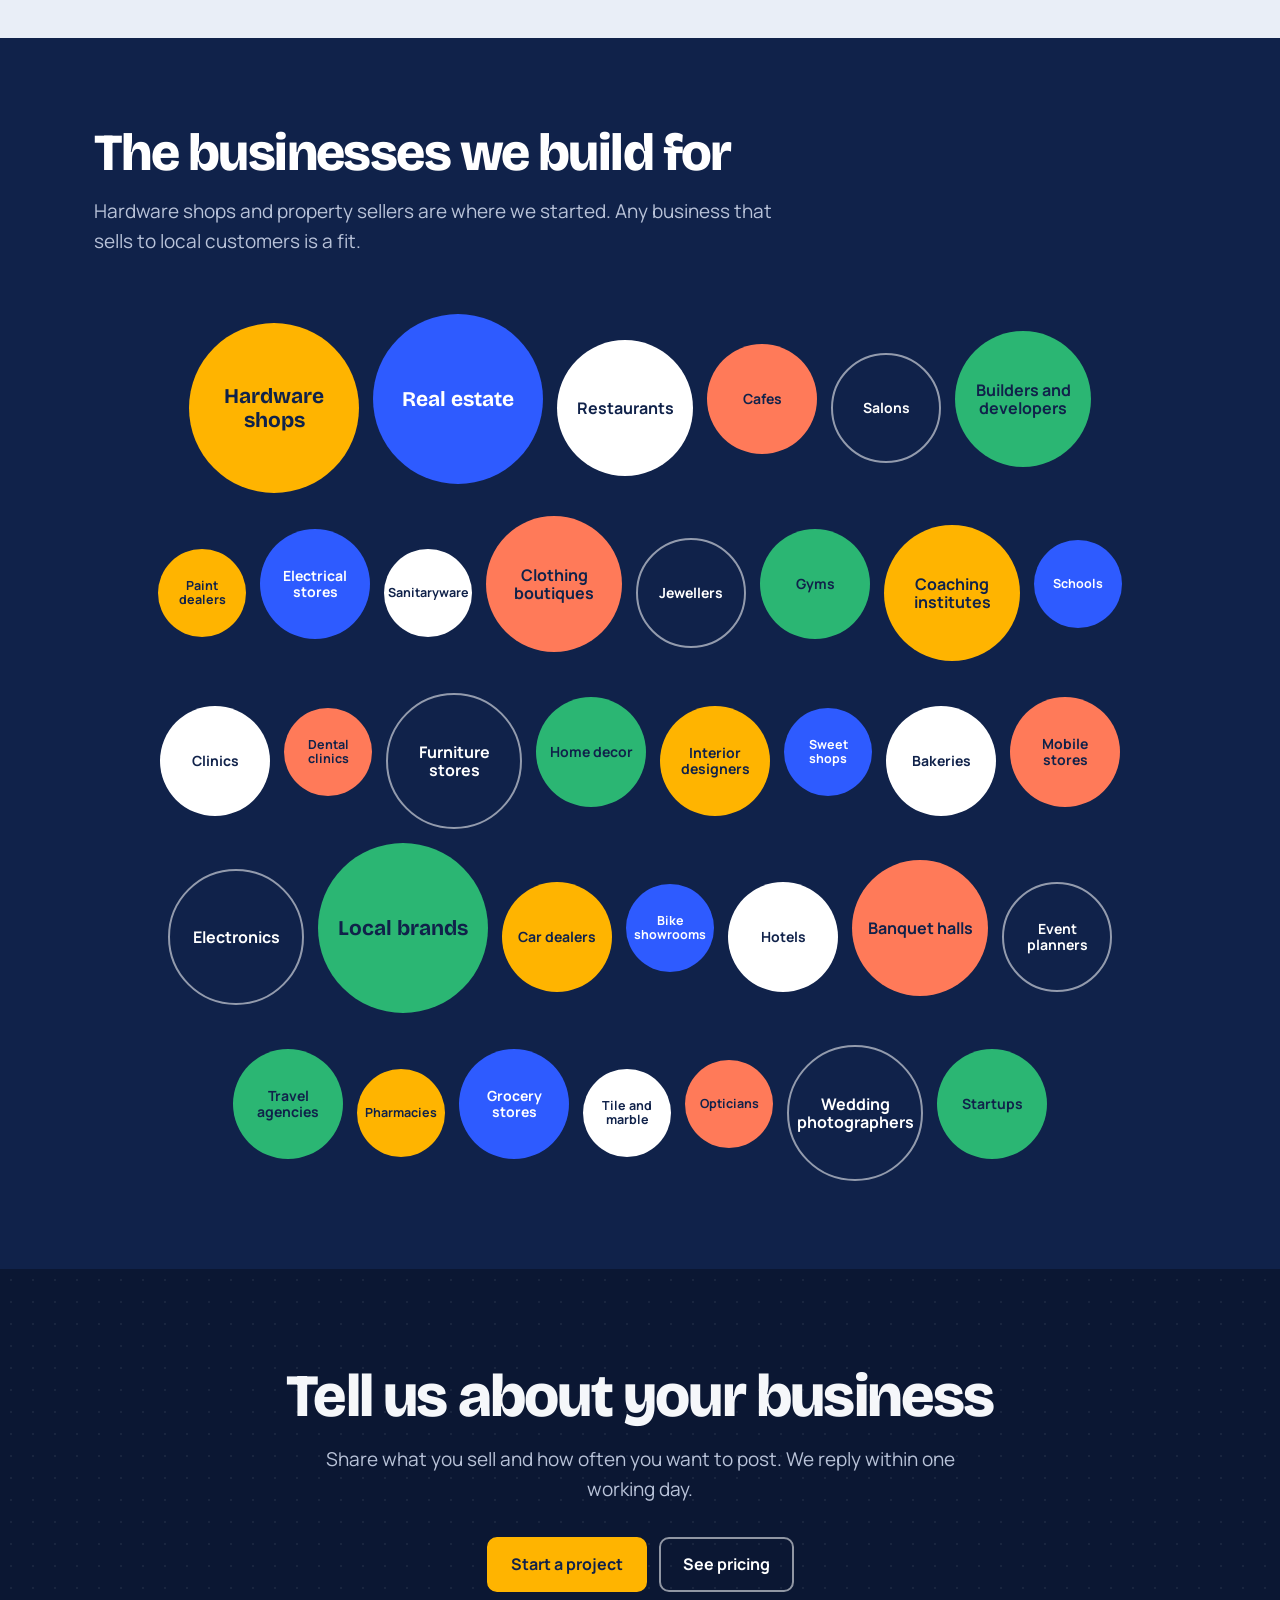
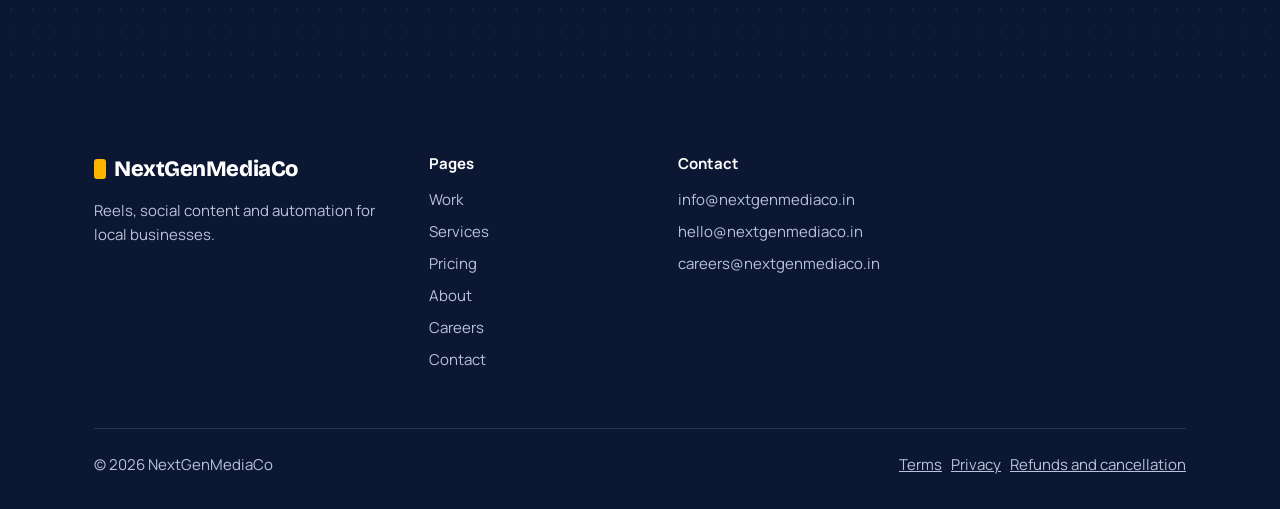
<file: about.html>
<!DOCTYPE html>
<html lang="en" data-page="about">
<head>
<meta charset="UTF-8">
<meta name="viewport" content="width=device-width, initial-scale=1, viewport-fit=cover">
<title>About | NextGenMediaCo</title>
<meta name="description" content="NextGenMediaCo makes Reels, runs social pages and builds simple tools for local businesses.">
<meta property="og:title" content="About | NextGenMediaCo">
<meta property="og:description" content="NextGenMediaCo makes Reels, runs social pages and builds simple tools for local businesses.">
<meta property="og:type" content="website">
<meta property="og:url" content="https://nextgenmediaco.in/about.html">
<meta property="og:image" content="https://nextgenmediaco.in/images/og.png">
<link rel="canonical" href="https://nextgenmediaco.in/about.html">
<link rel="icon" href="favicon.svg" type="image/svg+xml">
<meta name="theme-color" content="#0B1733">
<link rel="preconnect" href="https://fonts.googleapis.com"><link rel="preconnect" href="https://fonts.gstatic.com" crossorigin><link href="https://fonts.googleapis.com/css2?family=Bricolage+Grotesque:opsz,wght@12..96,500;12..96,700;12..96,800&family=Manrope:wght@400;500;600;700&display=swap" rel="stylesheet">
<link rel="stylesheet" href="css/style.css">
<script>(function(){var d=document.documentElement;d.classList.add('js');if(d.dataset.page==='home'&&!matchMedia('(prefers-reduced-motion: reduce)').matches){try{if(!sessionStorage.getItem('ngm-intro')){d.classList.add('intro-on');sessionStorage.setItem('ngm-intro','1')}}catch(e){}}})();</script>
</head>
<body>
<div class="curtain" aria-hidden="true"><span></span></div>
<a class="sr-only" href="#main">Skip to content</a>
<header class="site">
  <nav class="wrap nav" aria-label="Main">
    <a href="index.html" class="logo"><span aria-hidden="true"></span>NextGenMediaCo</a>
    <ul id="menu"><li><a href="work.html">Work</a></li><li><a href="services.html">Services</a></li><li><a href="pricing.html">Pricing</a></li><li><a href="about.html" aria-current="page">About</a></li><li><a href="careers.html">Careers</a></li></ul>
    <div class="nav-right">
      <span class="tc" aria-hidden="true">00:00:00:00</span>
      <a href="contact.html" class="btn btn-main">Get in touch</a>
      <button class="menu-btn" type="button" aria-controls="menu" aria-expanded="false" aria-label="Open menu"><i></i><i></i><i></i></button>
    </div>
  </nav>
  <div class="playbar" aria-hidden="true"><i></i><b></b></div>
</header>
<main id="main">
<div class="dark page-hero"><div class="wrap">
  <h1 class="split">A content team for businesses that are busy running their business</h1>
  <p class="lead fade">We make Reels, run social pages and build simple tools for shops, property sellers and local brands.</p>
</div></div>
<section><div class="wrap story">
  <div data-fx="left"><h2 data-about-headline>One team for your Reels, your pages and your leads.</h2></div>
  <div data-about-story data-fx="rise"></div>
</div></section>
<section class="tint"><div class="wrap">
  <h2 data-fx="title">How we work</h2>
  <p class="lead" data-fx="rise">The promises behind every video we deliver.</p>
  <div class="values" data-stagger data-values></div>
</div></section>
<div class="wrap" data-founder hidden style="padding:0 24px 88px"></div>
<section id="clients" class="clients" data-fx="frame"><div class="wrap">
  <h2 data-fx="title">The businesses we build for</h2>
  <p class="lead" data-fx="rise">Hardware shops and property sellers are where we started. Any business that sells to local customers is a fit.</p>
  <div class="bubbles" data-stagger data-industries></div>
</div></section>
<section class="dark cta-band"><div class="wrap">
  <h2 class="" data-fx="title" style="margin-left:auto;margin-right:auto">Tell us about your business</h2>
  <p data-fx="rise">Share what you sell and how often you want to post. We reply within one working day.</p>
  <div class="ctas" data-fx="rise"><a href="contact.html" class="btn btn-main">Start a project</a><a data-wa="Hi, I'd like to know more about your Reels plans." href="#" hidden class="btn btn-alt" rel="noopener" target="_blank">Chat on WhatsApp</a><a href="pricing.html" class="btn btn-alt">See pricing</a></div>
</div></section>
</main>
<footer class="site">
  <div class="wrap">
    <div class="foot">
      <div>
        <a href="index.html" class="logo"><span aria-hidden="true"></span>NextGenMediaCo</a>
        <p style="margin:0;max-width:22em">Reels, social content and automation for local businesses.</p>
        <p data-if hidden style="margin:12px 0 0"><span data-setting="address"></span></p>
      </div>
      <div><h4>Pages</h4><ul><li><a href="work.html">Work</a></li><li><a href="services.html">Services</a></li><li><a href="pricing.html">Pricing</a></li><li><a href="about.html">About</a></li><li><a href="careers.html">Careers</a></li><li><a href="contact.html">Contact</a></li></ul></div>
      <div data-follow hidden><h4>Follow</h4><ul><li hidden><a data-social="instagram" href="#" rel="noopener" target="_blank">Instagram</a></li><li hidden><a data-social="facebook" href="#" rel="noopener" target="_blank">Facebook</a></li><li hidden><a data-social="youtube" href="#" rel="noopener" target="_blank">YouTube</a></li><li data-wa-wrap hidden><a data-wa href="#" hidden rel="noopener" target="_blank">WhatsApp</a></li></ul></div>
      <div><h4>Contact</h4><ul><li><a data-email="email_clients" href="mailto:info@nextgenmediaco.in">info@nextgenmediaco.in</a></li><li><a data-email="email_general" href="mailto:hello@nextgenmediaco.in">hello@nextgenmediaco.in</a></li><li><a data-email="email_careers" href="mailto:careers@nextgenmediaco.in">careers@nextgenmediaco.in</a></li></ul></div>
    </div>
    <div class="foot-bottom"><span>© 2026 NextGenMediaCo</span><span><a href="terms.html">Terms</a> &nbsp; <a href="privacy.html">Privacy</a> &nbsp; <a href="refund.html">Refunds and cancellation</a></span></div>
  </div>
</footer>
<a class="wa-float" data-wa href="#" hidden rel="noopener" target="_blank" aria-label="Chat on WhatsApp"><svg width="30" height="30" viewBox="0 0 32 32" aria-hidden="true"><path fill="#fff" d="M16 3a13 13 0 0 0-11.2 19.6L3 29l6.6-1.7A13 13 0 1 0 16 3zm0 23.6c-2 0-4-.6-5.7-1.6l-.4-.2-3.9 1 1-3.8-.3-.4A10.6 10.6 0 1 1 16 26.6zm5.8-7.9c-.3-.2-1.9-.9-2.2-1-.3-.1-.5-.2-.7.2l-1 1.2c-.2.2-.4.2-.7.1a8.7 8.7 0 0 1-4.3-3.8c-.3-.6.3-.5.9-1.7.1-.2 0-.4 0-.5l-1-2.4c-.3-.6-.5-.5-.7-.5h-.6c-.2 0-.6.1-.9.4-.3.3-1.2 1.1-1.2 2.8s1.2 3.2 1.4 3.5c.2.2 2.4 3.6 5.8 5 2.1.9 3 1 4 .8.7-.1 1.9-.8 2.2-1.5.3-.7.3-1.4.2-1.5l-.4-.1z"/></svg></a>
<script src="content/fallback.js" defer></script>
<script src="js/main.js" defer></script>
</body>
</html>
</file>
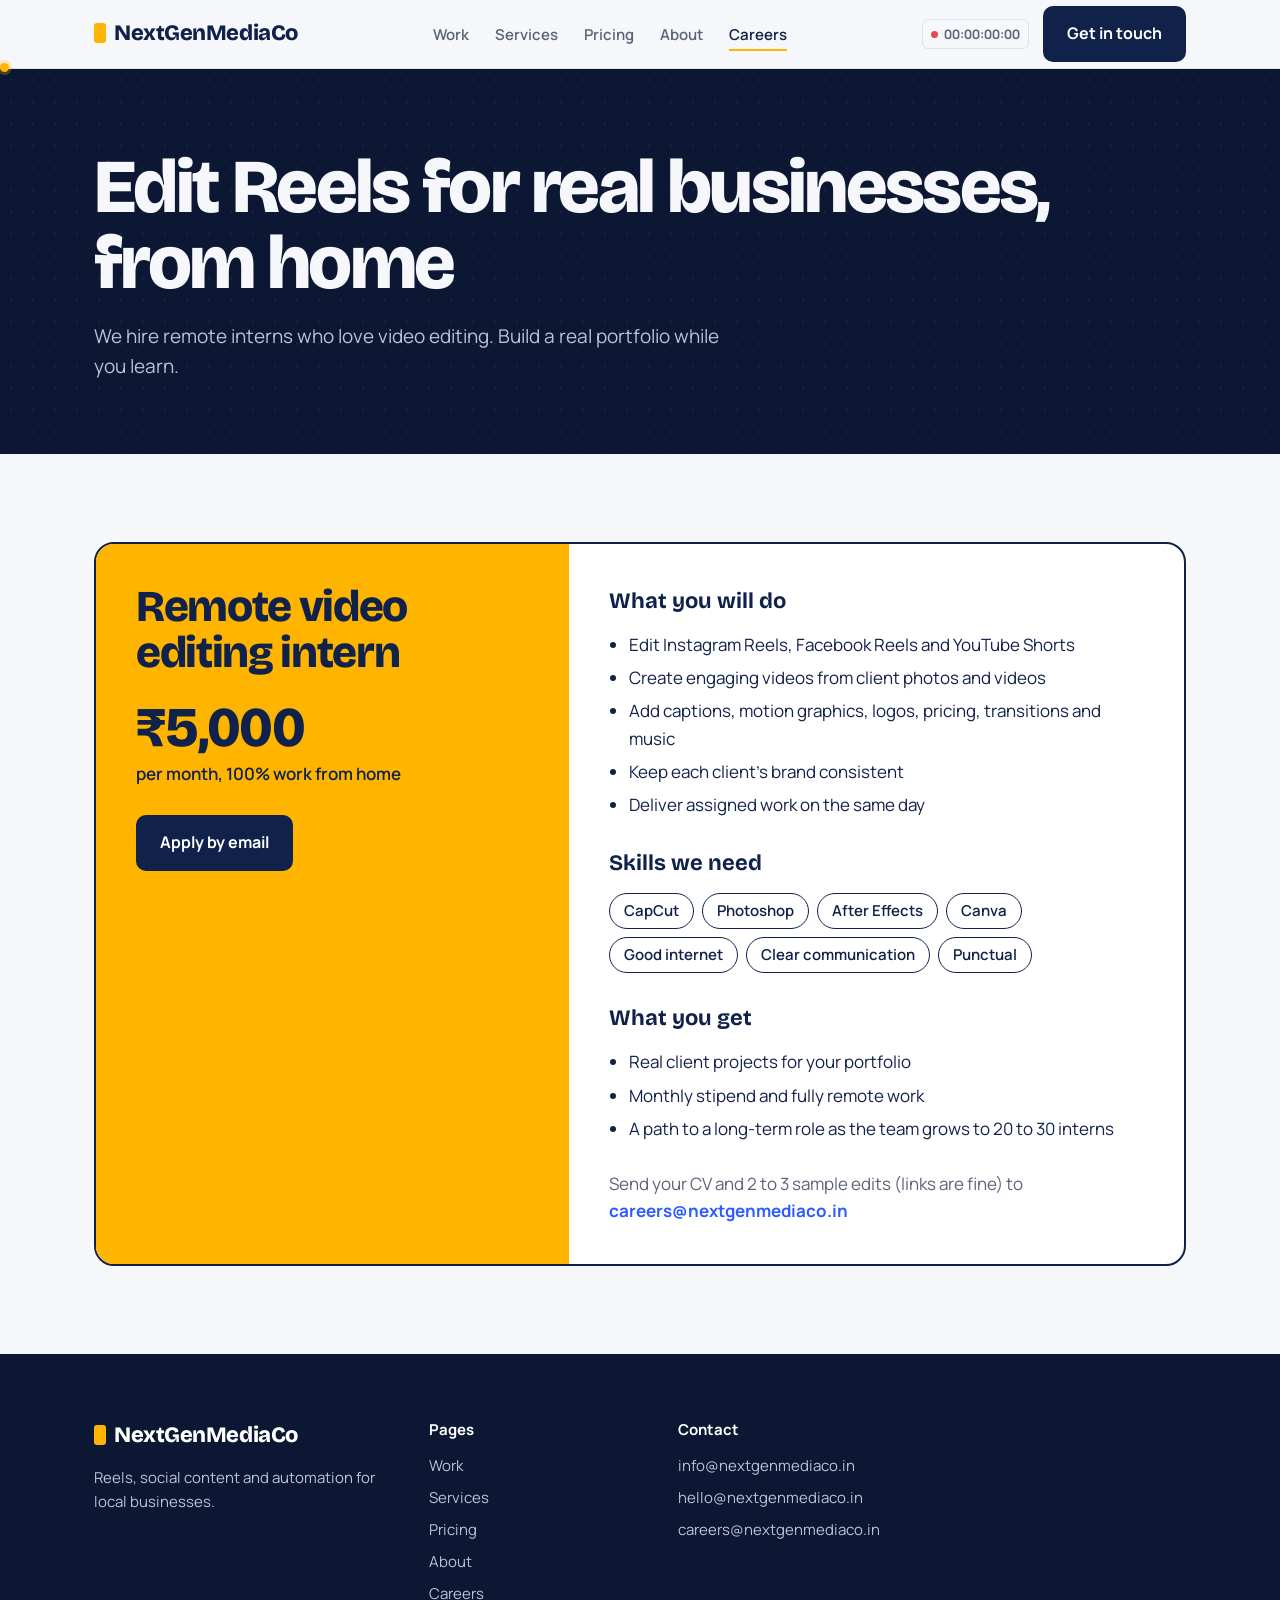
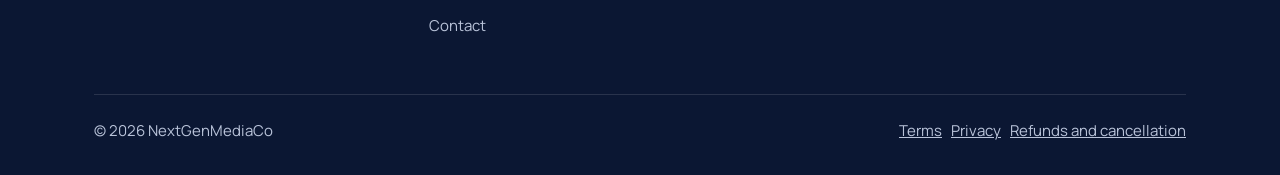
<file: careers.html>
<!DOCTYPE html>
<html lang="en" data-page="careers">
<head>
<meta charset="UTF-8">
<meta name="viewport" content="width=device-width, initial-scale=1, viewport-fit=cover">
<title>Careers | NextGenMediaCo</title>
<meta name="description" content="Remote video editing internship at NextGenMediaCo. Edit Instagram Reels, Facebook Reels and YouTube Shorts for real clients.">
<meta property="og:title" content="Careers | NextGenMediaCo">
<meta property="og:description" content="Remote video editing internship at NextGenMediaCo. Edit Instagram Reels, Facebook Reels and YouTube Shorts for real clients.">
<meta property="og:type" content="website">
<meta property="og:url" content="https://nextgenmediaco.in/careers.html">
<meta property="og:image" content="https://nextgenmediaco.in/images/og.png">
<link rel="canonical" href="https://nextgenmediaco.in/careers.html">
<link rel="icon" href="favicon.svg" type="image/svg+xml">
<meta name="theme-color" content="#0B1733">
<link rel="preconnect" href="https://fonts.googleapis.com"><link rel="preconnect" href="https://fonts.gstatic.com" crossorigin><link href="https://fonts.googleapis.com/css2?family=Bricolage+Grotesque:opsz,wght@12..96,500;12..96,700;12..96,800&family=Manrope:wght@400;500;600;700&display=swap" rel="stylesheet">
<link rel="stylesheet" href="css/style.css">
<script>(function(){var d=document.documentElement;d.classList.add('js');if(d.dataset.page==='home'&&!matchMedia('(prefers-reduced-motion: reduce)').matches){try{if(!sessionStorage.getItem('ngm-intro')){d.classList.add('intro-on');sessionStorage.setItem('ngm-intro','1')}}catch(e){}}})();</script>
</head>
<body>
<div class="curtain" aria-hidden="true"><span></span></div>
<a class="sr-only" href="#main">Skip to content</a>
<header class="site">
  <nav class="wrap nav" aria-label="Main">
    <a href="index.html" class="logo"><span aria-hidden="true"></span>NextGenMediaCo</a>
    <ul id="menu"><li><a href="work.html">Work</a></li><li><a href="services.html">Services</a></li><li><a href="pricing.html">Pricing</a></li><li><a href="about.html">About</a></li><li><a href="careers.html" aria-current="page">Careers</a></li></ul>
    <div class="nav-right">
      <span class="tc" aria-hidden="true">00:00:00:00</span>
      <a href="contact.html" class="btn btn-main">Get in touch</a>
      <button class="menu-btn" type="button" aria-controls="menu" aria-expanded="false" aria-label="Open menu"><i></i><i></i><i></i></button>
    </div>
  </nav>
  <div class="playbar" aria-hidden="true"><i></i><b></b></div>
</header>
<main id="main">
<div class="dark page-hero"><div class="wrap">
  <h1 class="split">Edit Reels for real businesses, from home</h1>
  <p class="lead fade">We hire remote interns who love video editing. Build a real portfolio while you learn.</p>
</div></div>
<section><div class="wrap" data-careers></div></section>
</main>
<footer class="site">
  <div class="wrap">
    <div class="foot">
      <div>
        <a href="index.html" class="logo"><span aria-hidden="true"></span>NextGenMediaCo</a>
        <p style="margin:0;max-width:22em">Reels, social content and automation for local businesses.</p>
        <p data-if hidden style="margin:12px 0 0"><span data-setting="address"></span></p>
      </div>
      <div><h4>Pages</h4><ul><li><a href="work.html">Work</a></li><li><a href="services.html">Services</a></li><li><a href="pricing.html">Pricing</a></li><li><a href="about.html">About</a></li><li><a href="careers.html">Careers</a></li><li><a href="contact.html">Contact</a></li></ul></div>
      <div data-follow hidden><h4>Follow</h4><ul><li hidden><a data-social="instagram" href="#" rel="noopener" target="_blank">Instagram</a></li><li hidden><a data-social="facebook" href="#" rel="noopener" target="_blank">Facebook</a></li><li hidden><a data-social="youtube" href="#" rel="noopener" target="_blank">YouTube</a></li><li data-wa-wrap hidden><a data-wa href="#" hidden rel="noopener" target="_blank">WhatsApp</a></li></ul></div>
      <div><h4>Contact</h4><ul><li><a data-email="email_clients" href="mailto:info@nextgenmediaco.in">info@nextgenmediaco.in</a></li><li><a data-email="email_general" href="mailto:hello@nextgenmediaco.in">hello@nextgenmediaco.in</a></li><li><a data-email="email_careers" href="mailto:careers@nextgenmediaco.in">careers@nextgenmediaco.in</a></li></ul></div>
    </div>
    <div class="foot-bottom"><span>© 2026 NextGenMediaCo</span><span><a href="terms.html">Terms</a> &nbsp; <a href="privacy.html">Privacy</a> &nbsp; <a href="refund.html">Refunds and cancellation</a></span></div>
  </div>
</footer>
<a class="wa-float" data-wa href="#" hidden rel="noopener" target="_blank" aria-label="Chat on WhatsApp"><svg width="30" height="30" viewBox="0 0 32 32" aria-hidden="true"><path fill="#fff" d="M16 3a13 13 0 0 0-11.2 19.6L3 29l6.6-1.7A13 13 0 1 0 16 3zm0 23.6c-2 0-4-.6-5.7-1.6l-.4-.2-3.9 1 1-3.8-.3-.4A10.6 10.6 0 1 1 16 26.6zm5.8-7.9c-.3-.2-1.9-.9-2.2-1-.3-.1-.5-.2-.7.2l-1 1.2c-.2.2-.4.2-.7.1a8.7 8.7 0 0 1-4.3-3.8c-.3-.6.3-.5.9-1.7.1-.2 0-.4 0-.5l-1-2.4c-.3-.6-.5-.5-.7-.5h-.6c-.2 0-.6.1-.9.4-.3.3-1.2 1.1-1.2 2.8s1.2 3.2 1.4 3.5c.2.2 2.4 3.6 5.8 5 2.1.9 3 1 4 .8.7-.1 1.9-.8 2.2-1.5.3-.7.3-1.4.2-1.5l-.4-.1z"/></svg></a>
<script src="content/fallback.js" defer></script>
<script src="js/main.js" defer></script>
</body>
</html>
</file>
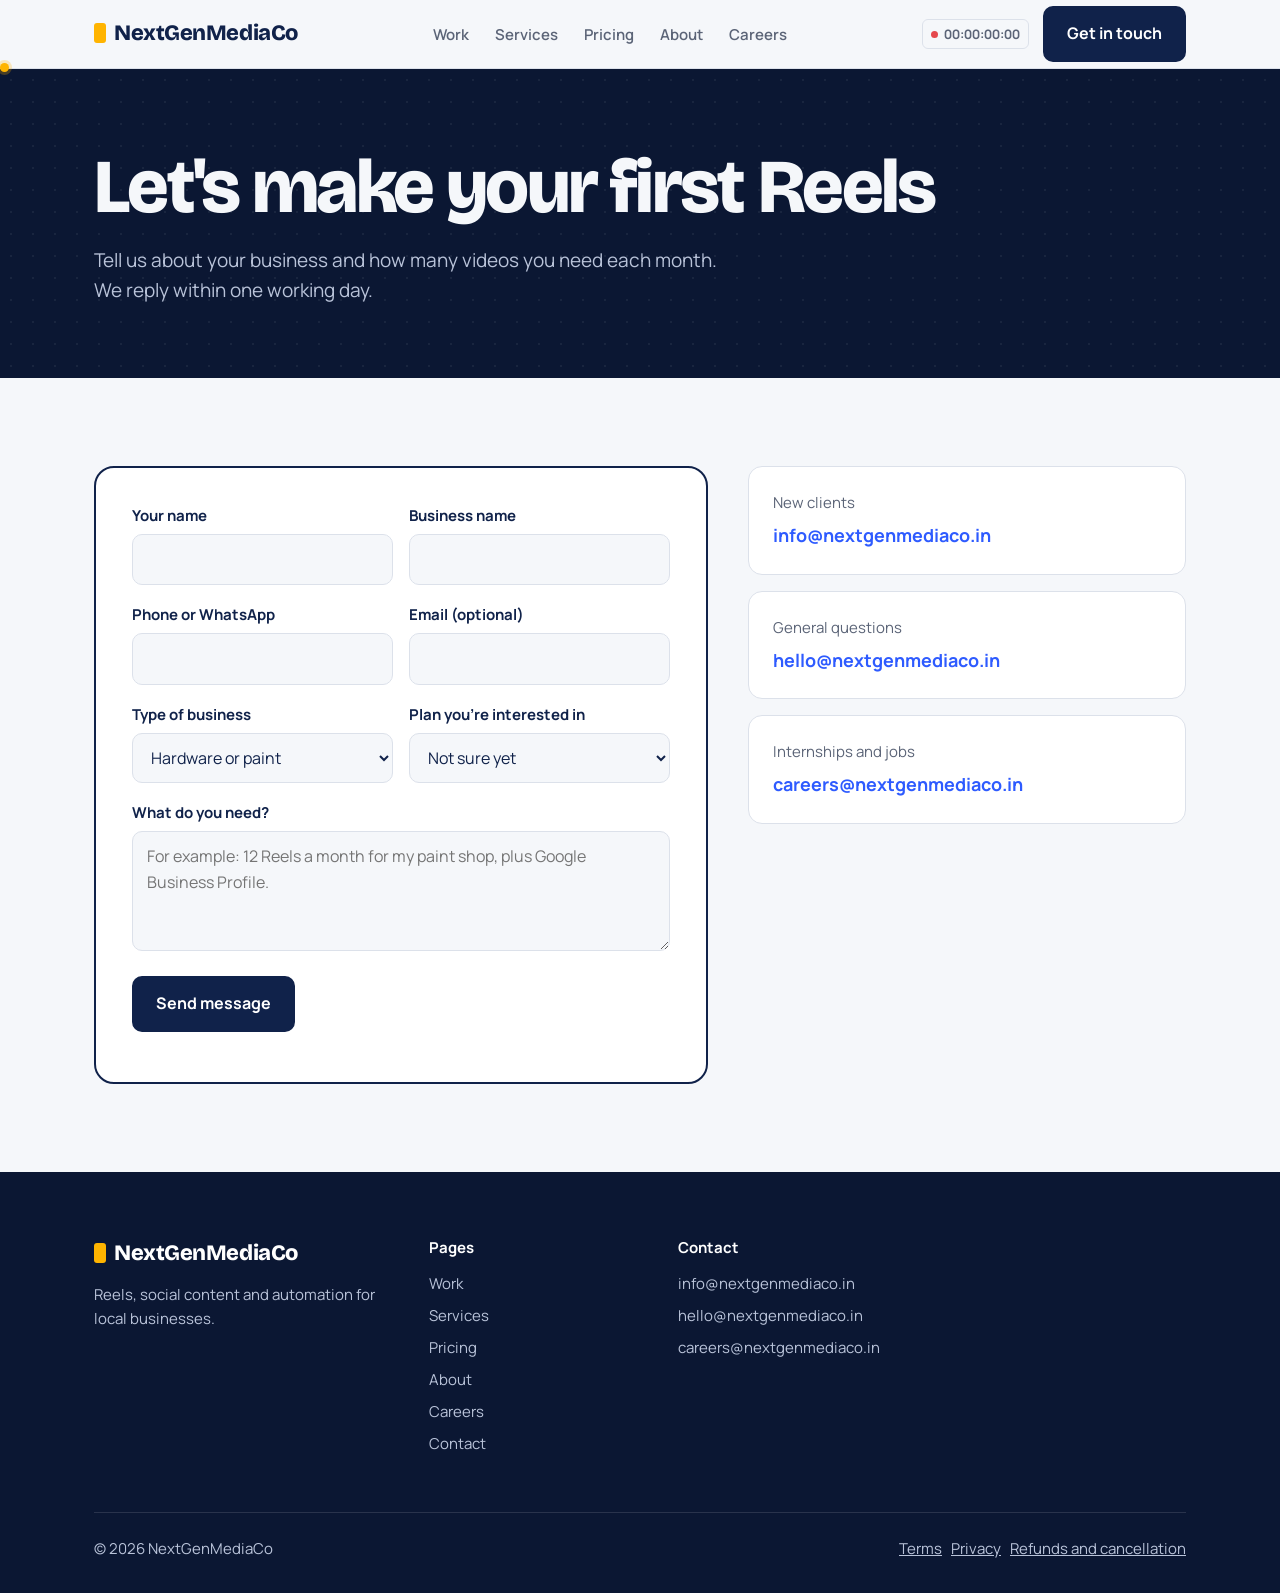
<file: contact.html>
<!DOCTYPE html>
<html lang="en" data-page="contact">
<head>
<meta charset="UTF-8">
<meta name="viewport" content="width=device-width, initial-scale=1, viewport-fit=cover">
<title>Contact | NextGenMediaCo</title>
<meta name="description" content="Tell NextGenMediaCo about your business and how many Reels you need each month. We reply within one working day.">
<meta property="og:title" content="Contact | NextGenMediaCo">
<meta property="og:description" content="Tell NextGenMediaCo about your business and how many Reels you need each month. We reply within one working day.">
<meta property="og:type" content="website">
<meta property="og:url" content="https://nextgenmediaco.in/contact.html">
<meta property="og:image" content="https://nextgenmediaco.in/images/og.png">
<link rel="canonical" href="https://nextgenmediaco.in/contact.html">
<link rel="icon" href="favicon.svg" type="image/svg+xml">
<meta name="theme-color" content="#0B1733">
<link rel="preconnect" href="https://fonts.googleapis.com"><link rel="preconnect" href="https://fonts.gstatic.com" crossorigin><link href="https://fonts.googleapis.com/css2?family=Bricolage+Grotesque:opsz,wght@12..96,500;12..96,700;12..96,800&family=Manrope:wght@400;500;600;700&display=swap" rel="stylesheet">
<link rel="stylesheet" href="css/style.css">
<script>(function(){var d=document.documentElement;d.classList.add('js');if(d.dataset.page==='home'&&!matchMedia('(prefers-reduced-motion: reduce)').matches){try{if(!sessionStorage.getItem('ngm-intro')){d.classList.add('intro-on');sessionStorage.setItem('ngm-intro','1')}}catch(e){}}})();</script>
</head>
<body>
<div class="curtain" aria-hidden="true"><span></span></div>
<a class="sr-only" href="#main">Skip to content</a>
<header class="site">
  <nav class="wrap nav" aria-label="Main">
    <a href="index.html" class="logo"><span aria-hidden="true"></span>NextGenMediaCo</a>
    <ul id="menu"><li><a href="work.html">Work</a></li><li><a href="services.html">Services</a></li><li><a href="pricing.html">Pricing</a></li><li><a href="about.html">About</a></li><li><a href="careers.html">Careers</a></li></ul>
    <div class="nav-right">
      <span class="tc" aria-hidden="true">00:00:00:00</span>
      <a href="contact.html" class="btn btn-main">Get in touch</a>
      <button class="menu-btn" type="button" aria-controls="menu" aria-expanded="false" aria-label="Open menu"><i></i><i></i><i></i></button>
    </div>
  </nav>
  <div class="playbar" aria-hidden="true"><i></i><b></b></div>
</header>
<main id="main">
<div class="dark page-hero"><div class="wrap">
  <h1 class="split">Let's make your first Reels</h1>
  <p class="lead fade">Tell us about your business and how many videos you need each month. We reply within one working day.</p>
</div></div>
<section><div class="wrap contact-layout">
  <form class="form" name="contact" method="POST" data-netlify="true" netlify-honeypot="company_website" data-fx="rise">
    <input type="hidden" name="form-name" value="contact">
    <p class="hp"><label>Leave this empty <input name="company_website" tabindex="-1" autocomplete="off"></label></p>
    <div class="row">
      <div class="field"><label for="f-name">Your name</label><input id="f-name" name="name" required autocomplete="name"></div>
      <div class="field"><label for="f-biz">Business name</label><input id="f-biz" name="business" required autocomplete="organization"></div>
    </div>
    <div class="row">
      <div class="field"><label for="f-phone">Phone or WhatsApp</label><input id="f-phone" name="phone" type="tel" required autocomplete="tel" inputmode="tel"></div>
      <div class="field"><label for="f-email">Email (optional)</label><input id="f-email" name="email" type="email" autocomplete="email"></div>
    </div>
    <div class="row">
      <div class="field"><label for="f-type">Type of business</label><select id="f-type" name="business_type"><option>Hardware or paint</option><option>Real estate or builder</option><option>Restaurant, cafe or bakery</option><option>Salon or gym</option><option>Retail store</option><option>Clinic</option><option>Other</option></select></div>
      <div class="field"><label for="f-plan">Plan you're interested in</label><select id="f-plan" name="plan"><option value="Not sure yet">Not sure yet</option><option value="Starter">Starter</option><option value="Growth">Growth</option><option value="Pro">Pro</option><option value="Other services">Other services only</option></select></div>
    </div>
    <div class="field"><label for="f-msg">What do you need?</label><textarea id="f-msg" name="message" placeholder="For example: 12 Reels a month for my paint shop, plus Google Business Profile."></textarea></div>
    <button class="btn btn-main" type="submit">Send message</button>
    <p class="status" role="status"></p>
    <div class="sent" aria-live="polite"><div>
      <svg width="72" height="72" viewBox="0 0 72 72" aria-hidden="true"><circle cx="36" cy="36" r="34" fill="var(--mint)"/><path d="M22 37l10 10 19-21" stroke="#fff" stroke-width="6" fill="none" stroke-linecap="round" stroke-linejoin="round"/></svg>
      <h3>Message sent</h3><p style="margin:0;color:var(--slate)">Thanks. We'll reply within one working day.</p>
    </div></div>
  </form>
  <div class="side-cards" data-stagger>
    <div class="contact-card wa-card" data-wa-wrap hidden data-fx="rise"><p>Fastest reply</p><a data-wa href="#" hidden rel="noopener" target="_blank">Chat on WhatsApp</a></div>
    <div class="contact-card" data-fx="rise"><p>New clients</p><a data-email="email_clients" href="mailto:info@nextgenmediaco.in">info@nextgenmediaco.in</a></div>
    <div class="contact-card" data-fx="rise"><p>General questions</p><a data-email="email_general" href="mailto:hello@nextgenmediaco.in">hello@nextgenmediaco.in</a></div>
    <div class="contact-card" data-fx="rise"><p>Internships and jobs</p><a data-email="email_careers" href="mailto:careers@nextgenmediaco.in">careers@nextgenmediaco.in</a></div>
  </div>
</div></section>
</main>
<footer class="site">
  <div class="wrap">
    <div class="foot">
      <div>
        <a href="index.html" class="logo"><span aria-hidden="true"></span>NextGenMediaCo</a>
        <p style="margin:0;max-width:22em">Reels, social content and automation for local businesses.</p>
        <p data-if hidden style="margin:12px 0 0"><span data-setting="address"></span></p>
      </div>
      <div><h4>Pages</h4><ul><li><a href="work.html">Work</a></li><li><a href="services.html">Services</a></li><li><a href="pricing.html">Pricing</a></li><li><a href="about.html">About</a></li><li><a href="careers.html">Careers</a></li><li><a href="contact.html">Contact</a></li></ul></div>
      <div data-follow hidden><h4>Follow</h4><ul><li hidden><a data-social="instagram" href="#" rel="noopener" target="_blank">Instagram</a></li><li hidden><a data-social="facebook" href="#" rel="noopener" target="_blank">Facebook</a></li><li hidden><a data-social="youtube" href="#" rel="noopener" target="_blank">YouTube</a></li><li data-wa-wrap hidden><a data-wa href="#" hidden rel="noopener" target="_blank">WhatsApp</a></li></ul></div>
      <div><h4>Contact</h4><ul><li><a data-email="email_clients" href="mailto:info@nextgenmediaco.in">info@nextgenmediaco.in</a></li><li><a data-email="email_general" href="mailto:hello@nextgenmediaco.in">hello@nextgenmediaco.in</a></li><li><a data-email="email_careers" href="mailto:careers@nextgenmediaco.in">careers@nextgenmediaco.in</a></li></ul></div>
    </div>
    <div class="foot-bottom"><span>© 2026 NextGenMediaCo</span><span><a href="terms.html">Terms</a> &nbsp; <a href="privacy.html">Privacy</a> &nbsp; <a href="refund.html">Refunds and cancellation</a></span></div>
  </div>
</footer>
<a class="wa-float" data-wa href="#" hidden rel="noopener" target="_blank" aria-label="Chat on WhatsApp"><svg width="30" height="30" viewBox="0 0 32 32" aria-hidden="true"><path fill="#fff" d="M16 3a13 13 0 0 0-11.2 19.6L3 29l6.6-1.7A13 13 0 1 0 16 3zm0 23.6c-2 0-4-.6-5.7-1.6l-.4-.2-3.9 1 1-3.8-.3-.4A10.6 10.6 0 1 1 16 26.6zm5.8-7.9c-.3-.2-1.9-.9-2.2-1-.3-.1-.5-.2-.7.2l-1 1.2c-.2.2-.4.2-.7.1a8.7 8.7 0 0 1-4.3-3.8c-.3-.6.3-.5.9-1.7.1-.2 0-.4 0-.5l-1-2.4c-.3-.6-.5-.5-.7-.5h-.6c-.2 0-.6.1-.9.4-.3.3-1.2 1.1-1.2 2.8s1.2 3.2 1.4 3.5c.2.2 2.4 3.6 5.8 5 2.1.9 3 1 4 .8.7-.1 1.9-.8 2.2-1.5.3-.7.3-1.4.2-1.5l-.4-.1z"/></svg></a>
<script src="content/fallback.js" defer></script>
<script src="js/main.js" defer></script>
</body>
</html>
</file>
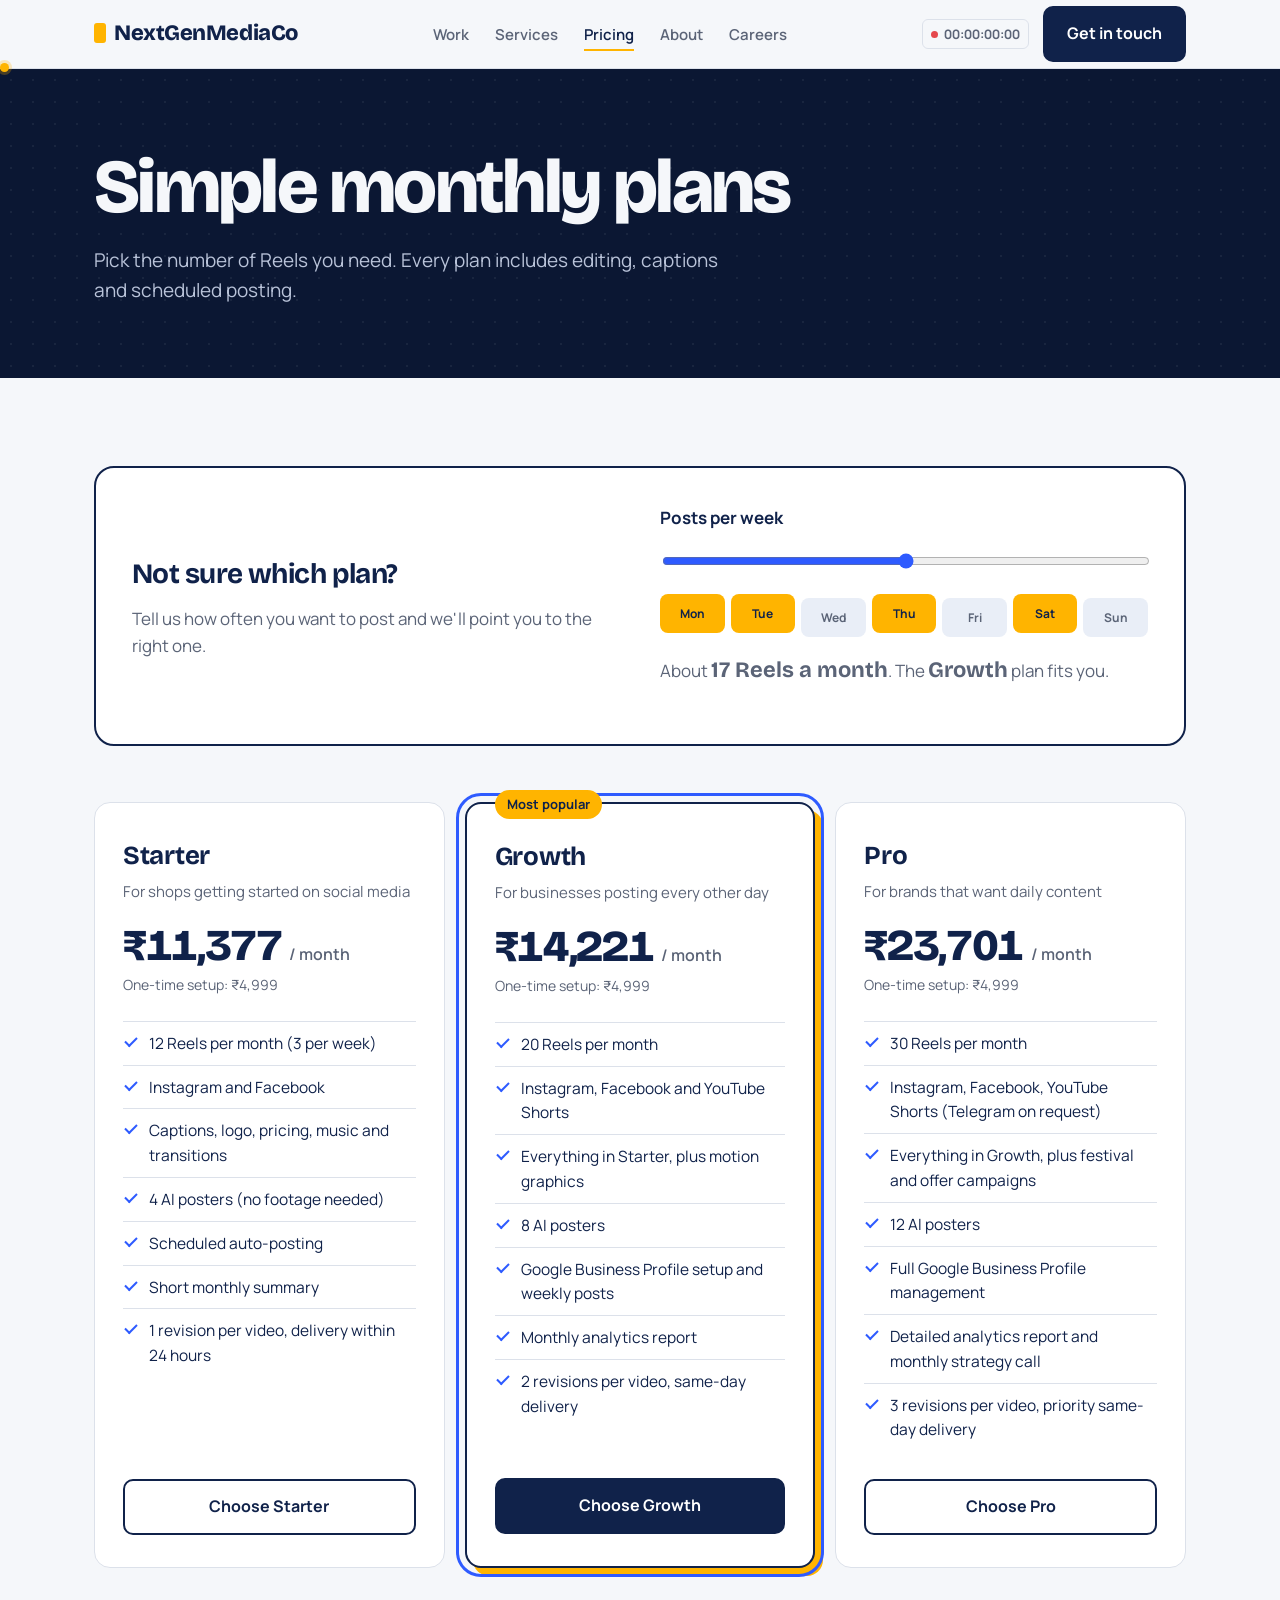
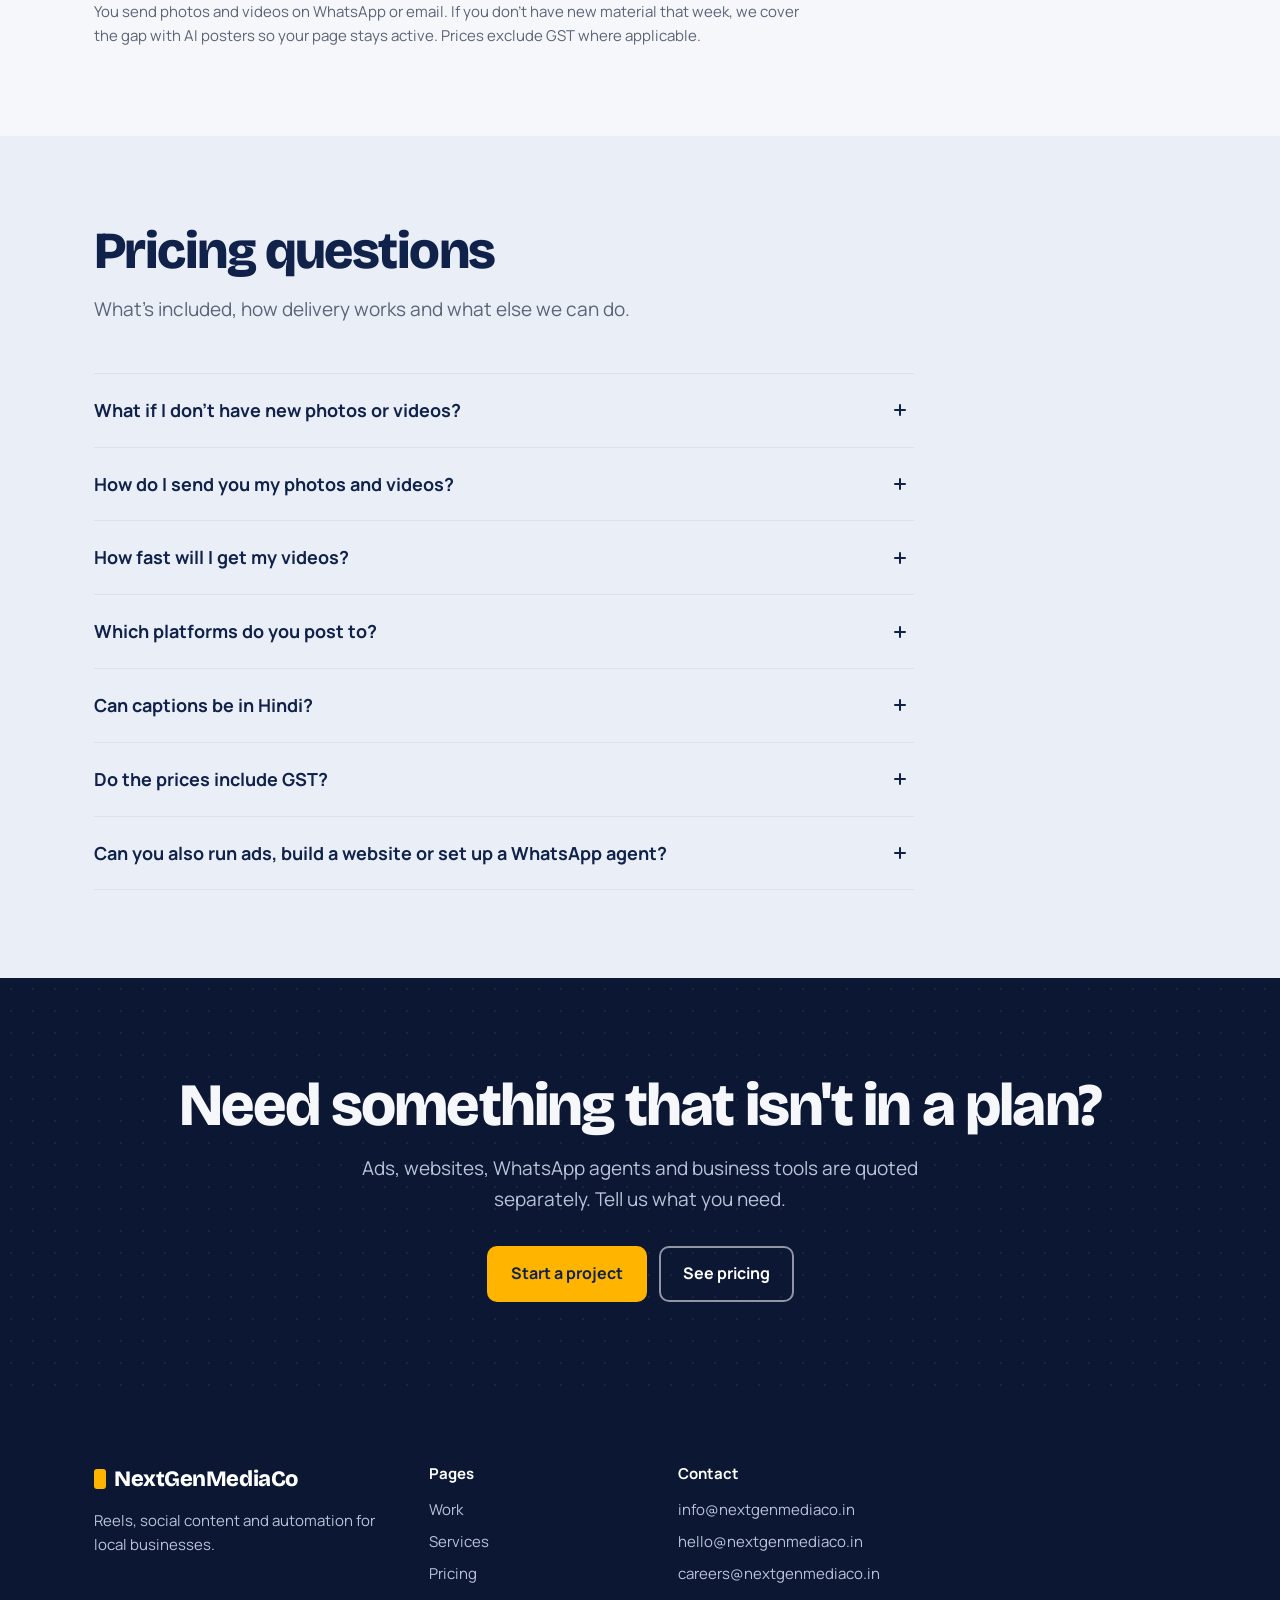
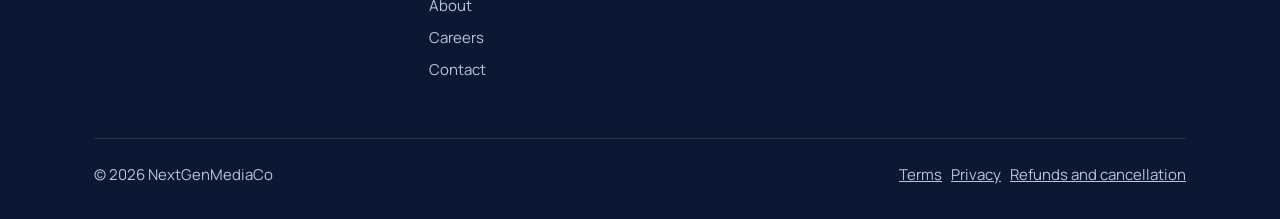
<file: pricing.html>
<!DOCTYPE html>
<html lang="en" data-page="pricing">
<head>
<meta charset="UTF-8">
<meta name="viewport" content="width=device-width, initial-scale=1, viewport-fit=cover">
<title>Pricing | NextGenMediaCo</title>
<meta name="description" content="Monthly Reels plans for local businesses: Starter, Growth and Pro, with editing, captions and scheduled posting included.">
<meta property="og:title" content="Pricing | NextGenMediaCo">
<meta property="og:description" content="Monthly Reels plans for local businesses: Starter, Growth and Pro, with editing, captions and scheduled posting included.">
<meta property="og:type" content="website">
<meta property="og:url" content="https://nextgenmediaco.in/pricing.html">
<meta property="og:image" content="https://nextgenmediaco.in/images/og.png">
<link rel="canonical" href="https://nextgenmediaco.in/pricing.html">
<link rel="icon" href="favicon.svg" type="image/svg+xml">
<meta name="theme-color" content="#0B1733">
<link rel="preconnect" href="https://fonts.googleapis.com"><link rel="preconnect" href="https://fonts.gstatic.com" crossorigin><link href="https://fonts.googleapis.com/css2?family=Bricolage+Grotesque:opsz,wght@12..96,500;12..96,700;12..96,800&family=Manrope:wght@400;500;600;700&display=swap" rel="stylesheet">
<link rel="stylesheet" href="css/style.css">
<script>(function(){var d=document.documentElement;d.classList.add('js');if(d.dataset.page==='home'&&!matchMedia('(prefers-reduced-motion: reduce)').matches){try{if(!sessionStorage.getItem('ngm-intro')){d.classList.add('intro-on');sessionStorage.setItem('ngm-intro','1')}}catch(e){}}})();</script>
</head>
<body>
<div class="curtain" aria-hidden="true"><span></span></div>
<a class="sr-only" href="#main">Skip to content</a>
<header class="site">
  <nav class="wrap nav" aria-label="Main">
    <a href="index.html" class="logo"><span aria-hidden="true"></span>NextGenMediaCo</a>
    <ul id="menu"><li><a href="work.html">Work</a></li><li><a href="services.html">Services</a></li><li><a href="pricing.html" aria-current="page">Pricing</a></li><li><a href="about.html">About</a></li><li><a href="careers.html">Careers</a></li></ul>
    <div class="nav-right">
      <span class="tc" aria-hidden="true">00:00:00:00</span>
      <a href="contact.html" class="btn btn-main">Get in touch</a>
      <button class="menu-btn" type="button" aria-controls="menu" aria-expanded="false" aria-label="Open menu"><i></i><i></i><i></i></button>
    </div>
  </nav>
  <div class="playbar" aria-hidden="true"><i></i><b></b></div>
</header>
<main id="main">
<div class="dark page-hero"><div class="wrap">
  <h1 class="split">Simple monthly plans</h1>
  <p class="lead fade">Pick the number of Reels you need. Every plan includes editing, captions and scheduled posting.</p>
</div></div>
<section>
  <div class="wrap">
    <div class="picker" data-fx="rise">
      <div><h3>Not sure which plan?</h3><p>Tell us how often you want to post and we'll point you to the right one.</p></div>
      <div>
        <label for="freq">Posts per week</label>
        <input id="freq" type="range" min="1" max="7" value="4">
        <div class="week" aria-hidden="true"></div>
        <p class="pick-out" aria-live="polite"></p>
      </div>
    </div>
    <div class="plans" data-stagger data-plans></div>
    <p class="pricing-note" data-plans-note data-fx="rise"></p>
  </div>
</section>
<section class="tint"><div class="wrap"><h2 data-fx="title">Pricing questions</h2><p class="lead" data-fx="rise">What's included, how delivery works and what else we can do.</p><div class="faq" data-faq></div></div></section>
<section class="dark cta-band"><div class="wrap">
  <h2 class="" data-fx="title" style="margin-left:auto;margin-right:auto">Need something that isn't in a plan?</h2>
  <p data-fx="rise">Ads, websites, WhatsApp agents and business tools are quoted separately. Tell us what you need.</p>
  <div class="ctas" data-fx="rise"><a href="contact.html" class="btn btn-main">Start a project</a><a data-wa="Hi, I'd like to know more about your Reels plans." href="#" hidden class="btn btn-alt" rel="noopener" target="_blank">Chat on WhatsApp</a><a href="pricing.html" class="btn btn-alt">See pricing</a></div>
</div></section>
</main>
<footer class="site">
  <div class="wrap">
    <div class="foot">
      <div>
        <a href="index.html" class="logo"><span aria-hidden="true"></span>NextGenMediaCo</a>
        <p style="margin:0;max-width:22em">Reels, social content and automation for local businesses.</p>
        <p data-if hidden style="margin:12px 0 0"><span data-setting="address"></span></p>
      </div>
      <div><h4>Pages</h4><ul><li><a href="work.html">Work</a></li><li><a href="services.html">Services</a></li><li><a href="pricing.html">Pricing</a></li><li><a href="about.html">About</a></li><li><a href="careers.html">Careers</a></li><li><a href="contact.html">Contact</a></li></ul></div>
      <div data-follow hidden><h4>Follow</h4><ul><li hidden><a data-social="instagram" href="#" rel="noopener" target="_blank">Instagram</a></li><li hidden><a data-social="facebook" href="#" rel="noopener" target="_blank">Facebook</a></li><li hidden><a data-social="youtube" href="#" rel="noopener" target="_blank">YouTube</a></li><li data-wa-wrap hidden><a data-wa href="#" hidden rel="noopener" target="_blank">WhatsApp</a></li></ul></div>
      <div><h4>Contact</h4><ul><li><a data-email="email_clients" href="mailto:info@nextgenmediaco.in">info@nextgenmediaco.in</a></li><li><a data-email="email_general" href="mailto:hello@nextgenmediaco.in">hello@nextgenmediaco.in</a></li><li><a data-email="email_careers" href="mailto:careers@nextgenmediaco.in">careers@nextgenmediaco.in</a></li></ul></div>
    </div>
    <div class="foot-bottom"><span>© 2026 NextGenMediaCo</span><span><a href="terms.html">Terms</a> &nbsp; <a href="privacy.html">Privacy</a> &nbsp; <a href="refund.html">Refunds and cancellation</a></span></div>
  </div>
</footer>
<a class="wa-float" data-wa href="#" hidden rel="noopener" target="_blank" aria-label="Chat on WhatsApp"><svg width="30" height="30" viewBox="0 0 32 32" aria-hidden="true"><path fill="#fff" d="M16 3a13 13 0 0 0-11.2 19.6L3 29l6.6-1.7A13 13 0 1 0 16 3zm0 23.6c-2 0-4-.6-5.7-1.6l-.4-.2-3.9 1 1-3.8-.3-.4A10.6 10.6 0 1 1 16 26.6zm5.8-7.9c-.3-.2-1.9-.9-2.2-1-.3-.1-.5-.2-.7.2l-1 1.2c-.2.2-.4.2-.7.1a8.7 8.7 0 0 1-4.3-3.8c-.3-.6.3-.5.9-1.7.1-.2 0-.4 0-.5l-1-2.4c-.3-.6-.5-.5-.7-.5h-.6c-.2 0-.6.1-.9.4-.3.3-1.2 1.1-1.2 2.8s1.2 3.2 1.4 3.5c.2.2 2.4 3.6 5.8 5 2.1.9 3 1 4 .8.7-.1 1.9-.8 2.2-1.5.3-.7.3-1.4.2-1.5l-.4-.1z"/></svg></a>
<script src="content/fallback.js" defer></script>
<script src="js/main.js" defer></script>
</body>
</html>
</file>
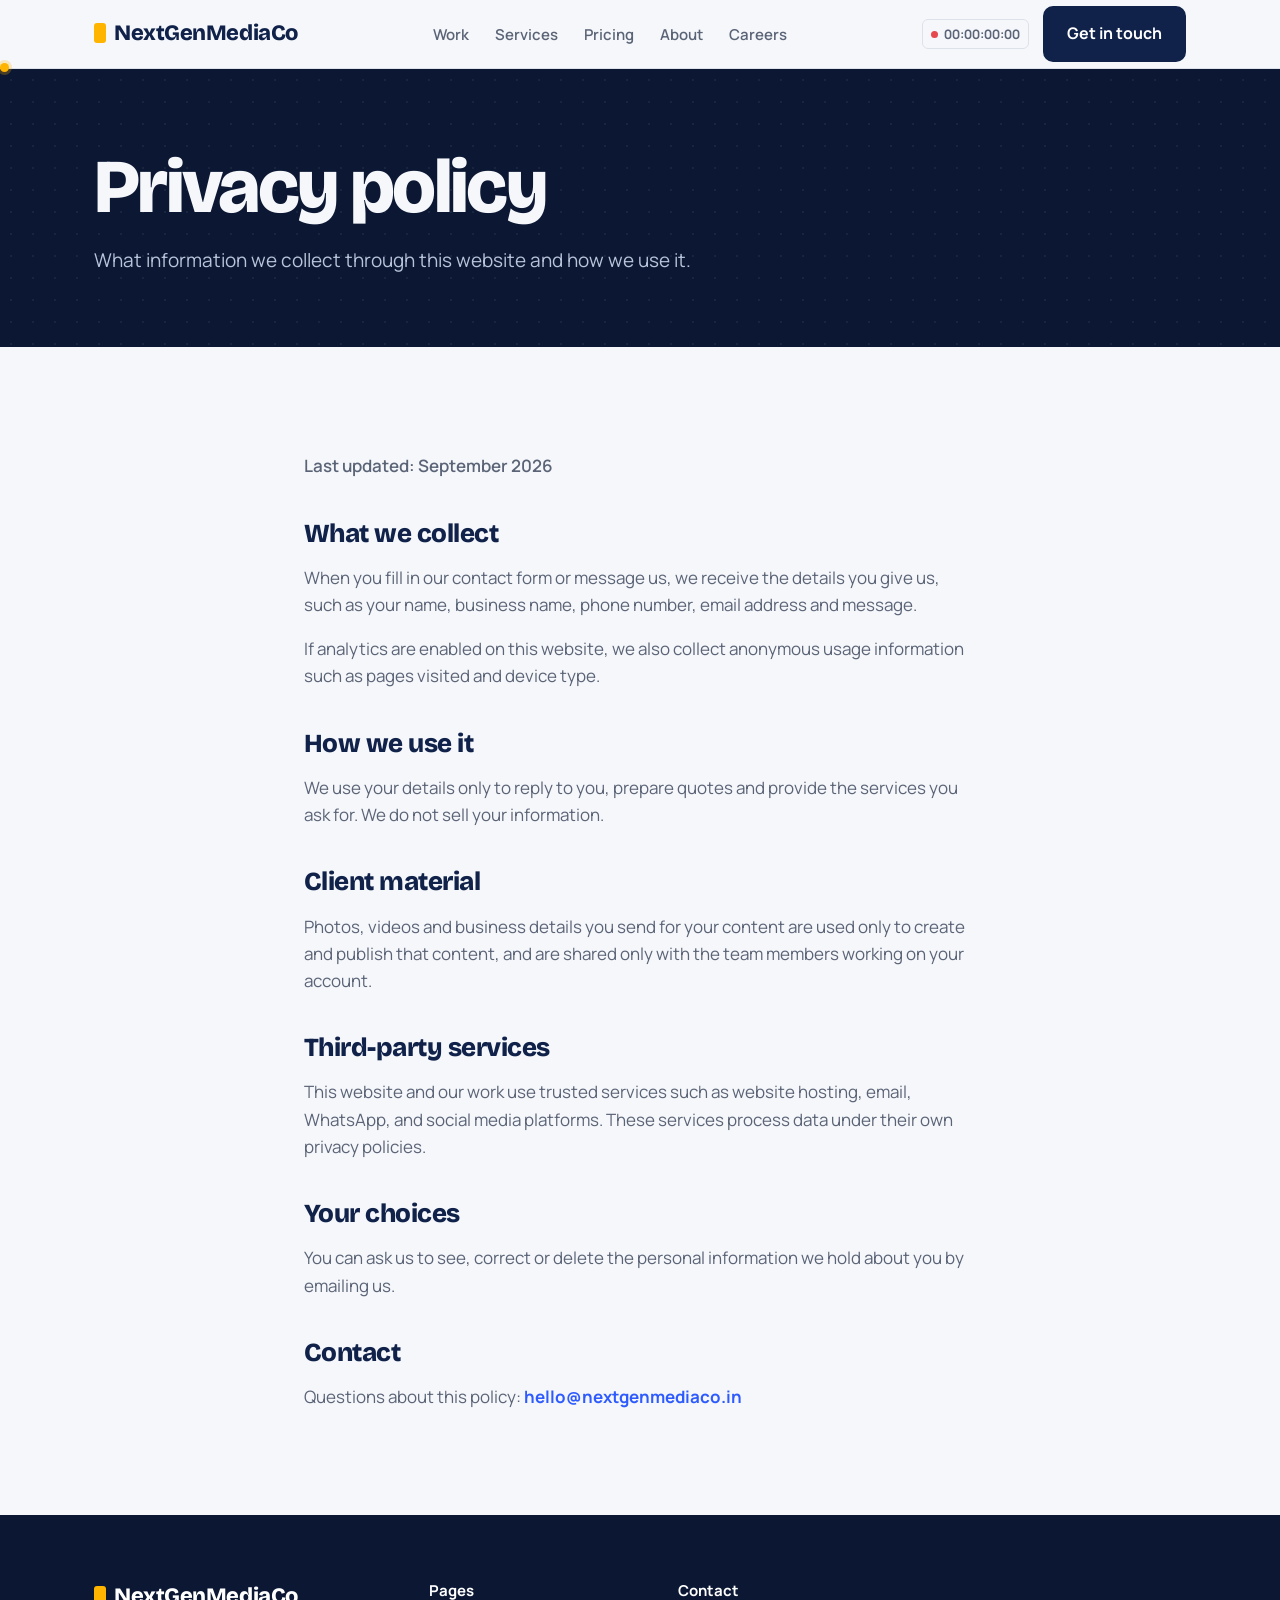
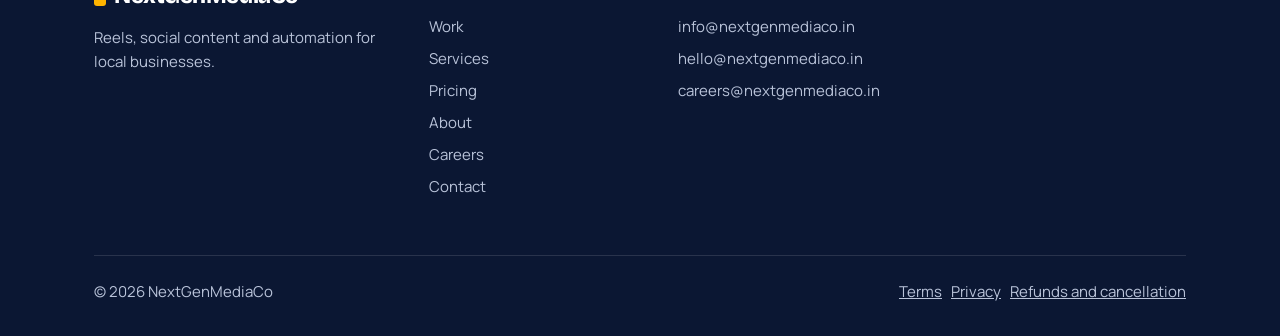
<file: privacy.html>
<!DOCTYPE html>
<html lang="en" data-page="privacy">
<head>
<meta charset="UTF-8">
<meta name="viewport" content="width=device-width, initial-scale=1, viewport-fit=cover">
<title>Privacy policy | NextGenMediaCo</title>
<meta name="description" content="Privacy policy for NextGenMediaCo.">
<meta property="og:title" content="Privacy policy | NextGenMediaCo">
<meta property="og:description" content="Privacy policy for NextGenMediaCo.">
<meta property="og:type" content="website">
<meta property="og:url" content="https://nextgenmediaco.in/privacy.html">
<meta property="og:image" content="https://nextgenmediaco.in/images/og.png">
<link rel="canonical" href="https://nextgenmediaco.in/privacy.html">
<link rel="icon" href="favicon.svg" type="image/svg+xml">
<meta name="theme-color" content="#0B1733">
<link rel="preconnect" href="https://fonts.googleapis.com"><link rel="preconnect" href="https://fonts.gstatic.com" crossorigin><link href="https://fonts.googleapis.com/css2?family=Bricolage+Grotesque:opsz,wght@12..96,500;12..96,700;12..96,800&family=Manrope:wght@400;500;600;700&display=swap" rel="stylesheet">
<link rel="stylesheet" href="css/style.css">
<script>(function(){var d=document.documentElement;d.classList.add('js');if(d.dataset.page==='home'&&!matchMedia('(prefers-reduced-motion: reduce)').matches){try{if(!sessionStorage.getItem('ngm-intro')){d.classList.add('intro-on');sessionStorage.setItem('ngm-intro','1')}}catch(e){}}})();</script>
</head>
<body>
<div class="curtain" aria-hidden="true"><span></span></div>
<a class="sr-only" href="#main">Skip to content</a>
<header class="site">
  <nav class="wrap nav" aria-label="Main">
    <a href="index.html" class="logo"><span aria-hidden="true"></span>NextGenMediaCo</a>
    <ul id="menu"><li><a href="work.html">Work</a></li><li><a href="services.html">Services</a></li><li><a href="pricing.html">Pricing</a></li><li><a href="about.html">About</a></li><li><a href="careers.html">Careers</a></li></ul>
    <div class="nav-right">
      <span class="tc" aria-hidden="true">00:00:00:00</span>
      <a href="contact.html" class="btn btn-main">Get in touch</a>
      <button class="menu-btn" type="button" aria-controls="menu" aria-expanded="false" aria-label="Open menu"><i></i><i></i><i></i></button>
    </div>
  </nav>
  <div class="playbar" aria-hidden="true"><i></i><b></b></div>
</header>
<main id="main">
<div class="dark page-hero"><div class="wrap"><h1 class="split">Privacy policy</h1><p class="lead fade">What information we collect through this website and how we use it.</p></div></div>
<section><div class="wrap prose"><p class="updated">Last updated: September 2026</p><h2>What we collect</h2><p>When you fill in our contact form or message us, we receive the details you give us, such as your name, business name, phone number, email address and message.</p><p>If analytics are enabled on this website, we also collect anonymous usage information such as pages visited and device type.</p><h2>How we use it</h2><p>We use your details only to reply to you, prepare quotes and provide the services you ask for. We do not sell your information.</p><h2>Client material</h2><p>Photos, videos and business details you send for your content are used only to create and publish that content, and are shared only with the team members working on your account.</p><h2>Third-party services</h2><p>This website and our work use trusted services such as website hosting, email, WhatsApp, and social media platforms. These services process data under their own privacy policies.</p><h2>Your choices</h2><p>You can ask us to see, correct or delete the personal information we hold about you by emailing us.</p>
<h2>Contact</h2><p>Questions about this policy: <a class="textlink" data-email="email_general" href="mailto:hello@nextgenmediaco.in">hello@nextgenmediaco.in</a><span data-if hidden><br>Address: <span data-setting="address"></span></span></p></div></section>
</main>
<footer class="site">
  <div class="wrap">
    <div class="foot">
      <div>
        <a href="index.html" class="logo"><span aria-hidden="true"></span>NextGenMediaCo</a>
        <p style="margin:0;max-width:22em">Reels, social content and automation for local businesses.</p>
        <p data-if hidden style="margin:12px 0 0"><span data-setting="address"></span></p>
      </div>
      <div><h4>Pages</h4><ul><li><a href="work.html">Work</a></li><li><a href="services.html">Services</a></li><li><a href="pricing.html">Pricing</a></li><li><a href="about.html">About</a></li><li><a href="careers.html">Careers</a></li><li><a href="contact.html">Contact</a></li></ul></div>
      <div data-follow hidden><h4>Follow</h4><ul><li hidden><a data-social="instagram" href="#" rel="noopener" target="_blank">Instagram</a></li><li hidden><a data-social="facebook" href="#" rel="noopener" target="_blank">Facebook</a></li><li hidden><a data-social="youtube" href="#" rel="noopener" target="_blank">YouTube</a></li><li data-wa-wrap hidden><a data-wa href="#" hidden rel="noopener" target="_blank">WhatsApp</a></li></ul></div>
      <div><h4>Contact</h4><ul><li><a data-email="email_clients" href="mailto:info@nextgenmediaco.in">info@nextgenmediaco.in</a></li><li><a data-email="email_general" href="mailto:hello@nextgenmediaco.in">hello@nextgenmediaco.in</a></li><li><a data-email="email_careers" href="mailto:careers@nextgenmediaco.in">careers@nextgenmediaco.in</a></li></ul></div>
    </div>
    <div class="foot-bottom"><span>© 2026 NextGenMediaCo</span><span><a href="terms.html">Terms</a> &nbsp; <a href="privacy.html">Privacy</a> &nbsp; <a href="refund.html">Refunds and cancellation</a></span></div>
  </div>
</footer>
<a class="wa-float" data-wa href="#" hidden rel="noopener" target="_blank" aria-label="Chat on WhatsApp"><svg width="30" height="30" viewBox="0 0 32 32" aria-hidden="true"><path fill="#fff" d="M16 3a13 13 0 0 0-11.2 19.6L3 29l6.6-1.7A13 13 0 1 0 16 3zm0 23.6c-2 0-4-.6-5.7-1.6l-.4-.2-3.9 1 1-3.8-.3-.4A10.6 10.6 0 1 1 16 26.6zm5.8-7.9c-.3-.2-1.9-.9-2.2-1-.3-.1-.5-.2-.7.2l-1 1.2c-.2.2-.4.2-.7.1a8.7 8.7 0 0 1-4.3-3.8c-.3-.6.3-.5.9-1.7.1-.2 0-.4 0-.5l-1-2.4c-.3-.6-.5-.5-.7-.5h-.6c-.2 0-.6.1-.9.4-.3.3-1.2 1.1-1.2 2.8s1.2 3.2 1.4 3.5c.2.2 2.4 3.6 5.8 5 2.1.9 3 1 4 .8.7-.1 1.9-.8 2.2-1.5.3-.7.3-1.4.2-1.5l-.4-.1z"/></svg></a>
<script src="content/fallback.js" defer></script>
<script src="js/main.js" defer></script>
</body>
</html>
</file>
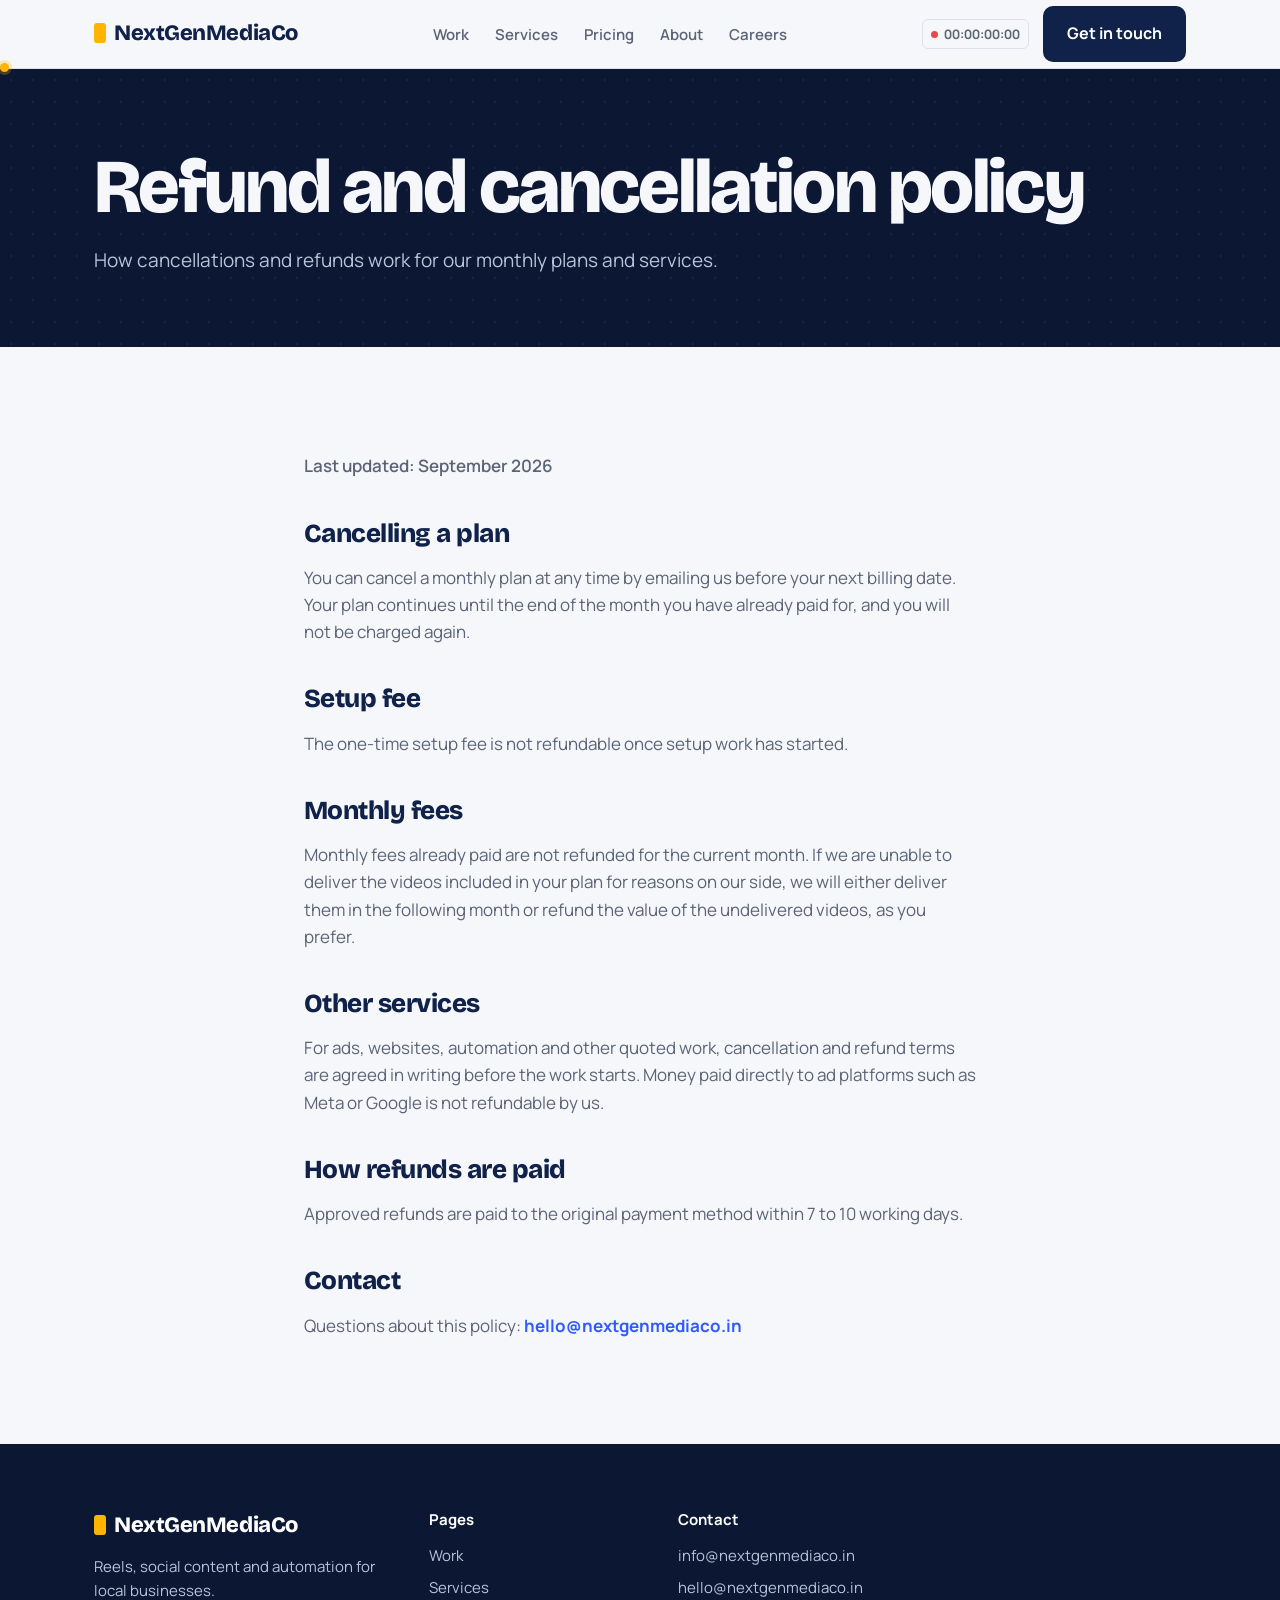
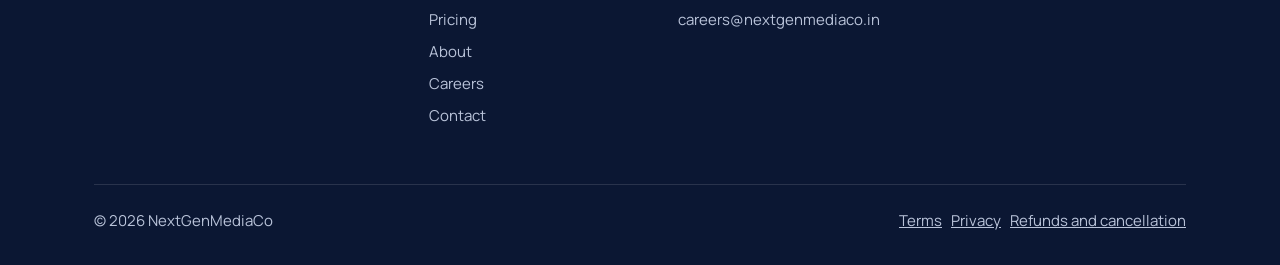
<file: refund.html>
<!DOCTYPE html>
<html lang="en" data-page="refund">
<head>
<meta charset="UTF-8">
<meta name="viewport" content="width=device-width, initial-scale=1, viewport-fit=cover">
<title>Refund and cancellation policy | NextGenMediaCo</title>
<meta name="description" content="Refund and cancellation policy for NextGenMediaCo.">
<meta property="og:title" content="Refund and cancellation policy | NextGenMediaCo">
<meta property="og:description" content="Refund and cancellation policy for NextGenMediaCo.">
<meta property="og:type" content="website">
<meta property="og:url" content="https://nextgenmediaco.in/refund.html">
<meta property="og:image" content="https://nextgenmediaco.in/images/og.png">
<link rel="canonical" href="https://nextgenmediaco.in/refund.html">
<link rel="icon" href="favicon.svg" type="image/svg+xml">
<meta name="theme-color" content="#0B1733">
<link rel="preconnect" href="https://fonts.googleapis.com"><link rel="preconnect" href="https://fonts.gstatic.com" crossorigin><link href="https://fonts.googleapis.com/css2?family=Bricolage+Grotesque:opsz,wght@12..96,500;12..96,700;12..96,800&family=Manrope:wght@400;500;600;700&display=swap" rel="stylesheet">
<link rel="stylesheet" href="css/style.css">
<script>(function(){var d=document.documentElement;d.classList.add('js');if(d.dataset.page==='home'&&!matchMedia('(prefers-reduced-motion: reduce)').matches){try{if(!sessionStorage.getItem('ngm-intro')){d.classList.add('intro-on');sessionStorage.setItem('ngm-intro','1')}}catch(e){}}})();</script>
</head>
<body>
<div class="curtain" aria-hidden="true"><span></span></div>
<a class="sr-only" href="#main">Skip to content</a>
<header class="site">
  <nav class="wrap nav" aria-label="Main">
    <a href="index.html" class="logo"><span aria-hidden="true"></span>NextGenMediaCo</a>
    <ul id="menu"><li><a href="work.html">Work</a></li><li><a href="services.html">Services</a></li><li><a href="pricing.html">Pricing</a></li><li><a href="about.html">About</a></li><li><a href="careers.html">Careers</a></li></ul>
    <div class="nav-right">
      <span class="tc" aria-hidden="true">00:00:00:00</span>
      <a href="contact.html" class="btn btn-main">Get in touch</a>
      <button class="menu-btn" type="button" aria-controls="menu" aria-expanded="false" aria-label="Open menu"><i></i><i></i><i></i></button>
    </div>
  </nav>
  <div class="playbar" aria-hidden="true"><i></i><b></b></div>
</header>
<main id="main">
<div class="dark page-hero"><div class="wrap"><h1 class="split">Refund and cancellation policy</h1><p class="lead fade">How cancellations and refunds work for our monthly plans and services.</p></div></div>
<section><div class="wrap prose"><p class="updated">Last updated: September 2026</p><h2>Cancelling a plan</h2><p>You can cancel a monthly plan at any time by emailing us before your next billing date. Your plan continues until the end of the month you have already paid for, and you will not be charged again.</p><h2>Setup fee</h2><p>The one-time setup fee is not refundable once setup work has started.</p><h2>Monthly fees</h2><p>Monthly fees already paid are not refunded for the current month. If we are unable to deliver the videos included in your plan for reasons on our side, we will either deliver them in the following month or refund the value of the undelivered videos, as you prefer.</p><h2>Other services</h2><p>For ads, websites, automation and other quoted work, cancellation and refund terms are agreed in writing before the work starts. Money paid directly to ad platforms such as Meta or Google is not refundable by us.</p><h2>How refunds are paid</h2><p>Approved refunds are paid to the original payment method within 7 to 10 working days.</p>
<h2>Contact</h2><p>Questions about this policy: <a class="textlink" data-email="email_general" href="mailto:hello@nextgenmediaco.in">hello@nextgenmediaco.in</a><span data-if hidden><br>Address: <span data-setting="address"></span></span></p></div></section>
</main>
<footer class="site">
  <div class="wrap">
    <div class="foot">
      <div>
        <a href="index.html" class="logo"><span aria-hidden="true"></span>NextGenMediaCo</a>
        <p style="margin:0;max-width:22em">Reels, social content and automation for local businesses.</p>
        <p data-if hidden style="margin:12px 0 0"><span data-setting="address"></span></p>
      </div>
      <div><h4>Pages</h4><ul><li><a href="work.html">Work</a></li><li><a href="services.html">Services</a></li><li><a href="pricing.html">Pricing</a></li><li><a href="about.html">About</a></li><li><a href="careers.html">Careers</a></li><li><a href="contact.html">Contact</a></li></ul></div>
      <div data-follow hidden><h4>Follow</h4><ul><li hidden><a data-social="instagram" href="#" rel="noopener" target="_blank">Instagram</a></li><li hidden><a data-social="facebook" href="#" rel="noopener" target="_blank">Facebook</a></li><li hidden><a data-social="youtube" href="#" rel="noopener" target="_blank">YouTube</a></li><li data-wa-wrap hidden><a data-wa href="#" hidden rel="noopener" target="_blank">WhatsApp</a></li></ul></div>
      <div><h4>Contact</h4><ul><li><a data-email="email_clients" href="mailto:info@nextgenmediaco.in">info@nextgenmediaco.in</a></li><li><a data-email="email_general" href="mailto:hello@nextgenmediaco.in">hello@nextgenmediaco.in</a></li><li><a data-email="email_careers" href="mailto:careers@nextgenmediaco.in">careers@nextgenmediaco.in</a></li></ul></div>
    </div>
    <div class="foot-bottom"><span>© 2026 NextGenMediaCo</span><span><a href="terms.html">Terms</a> &nbsp; <a href="privacy.html">Privacy</a> &nbsp; <a href="refund.html">Refunds and cancellation</a></span></div>
  </div>
</footer>
<a class="wa-float" data-wa href="#" hidden rel="noopener" target="_blank" aria-label="Chat on WhatsApp"><svg width="30" height="30" viewBox="0 0 32 32" aria-hidden="true"><path fill="#fff" d="M16 3a13 13 0 0 0-11.2 19.6L3 29l6.6-1.7A13 13 0 1 0 16 3zm0 23.6c-2 0-4-.6-5.7-1.6l-.4-.2-3.9 1 1-3.8-.3-.4A10.6 10.6 0 1 1 16 26.6zm5.8-7.9c-.3-.2-1.9-.9-2.2-1-.3-.1-.5-.2-.7.2l-1 1.2c-.2.2-.4.2-.7.1a8.7 8.7 0 0 1-4.3-3.8c-.3-.6.3-.5.9-1.7.1-.2 0-.4 0-.5l-1-2.4c-.3-.6-.5-.5-.7-.5h-.6c-.2 0-.6.1-.9.4-.3.3-1.2 1.1-1.2 2.8s1.2 3.2 1.4 3.5c.2.2 2.4 3.6 5.8 5 2.1.9 3 1 4 .8.7-.1 1.9-.8 2.2-1.5.3-.7.3-1.4.2-1.5l-.4-.1z"/></svg></a>
<script src="content/fallback.js" defer></script>
<script src="js/main.js" defer></script>
</body>
</html>
</file>
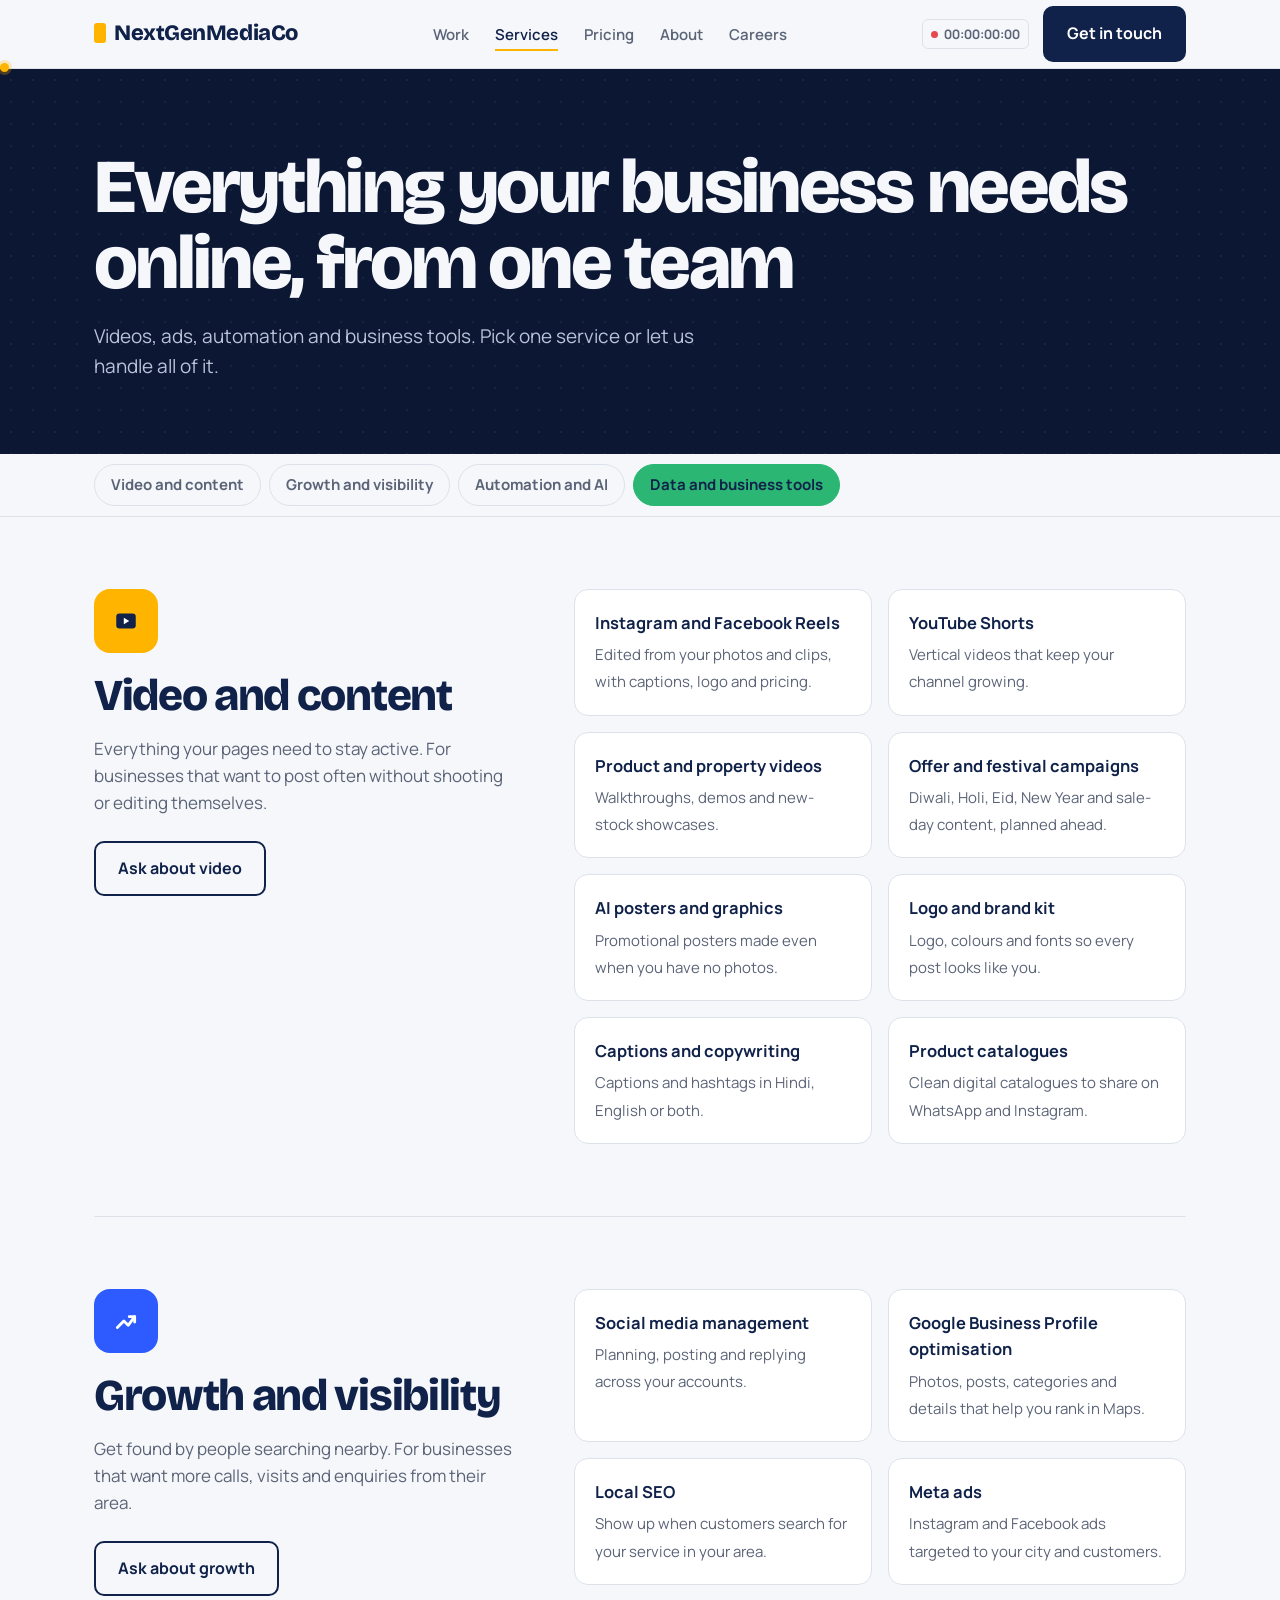
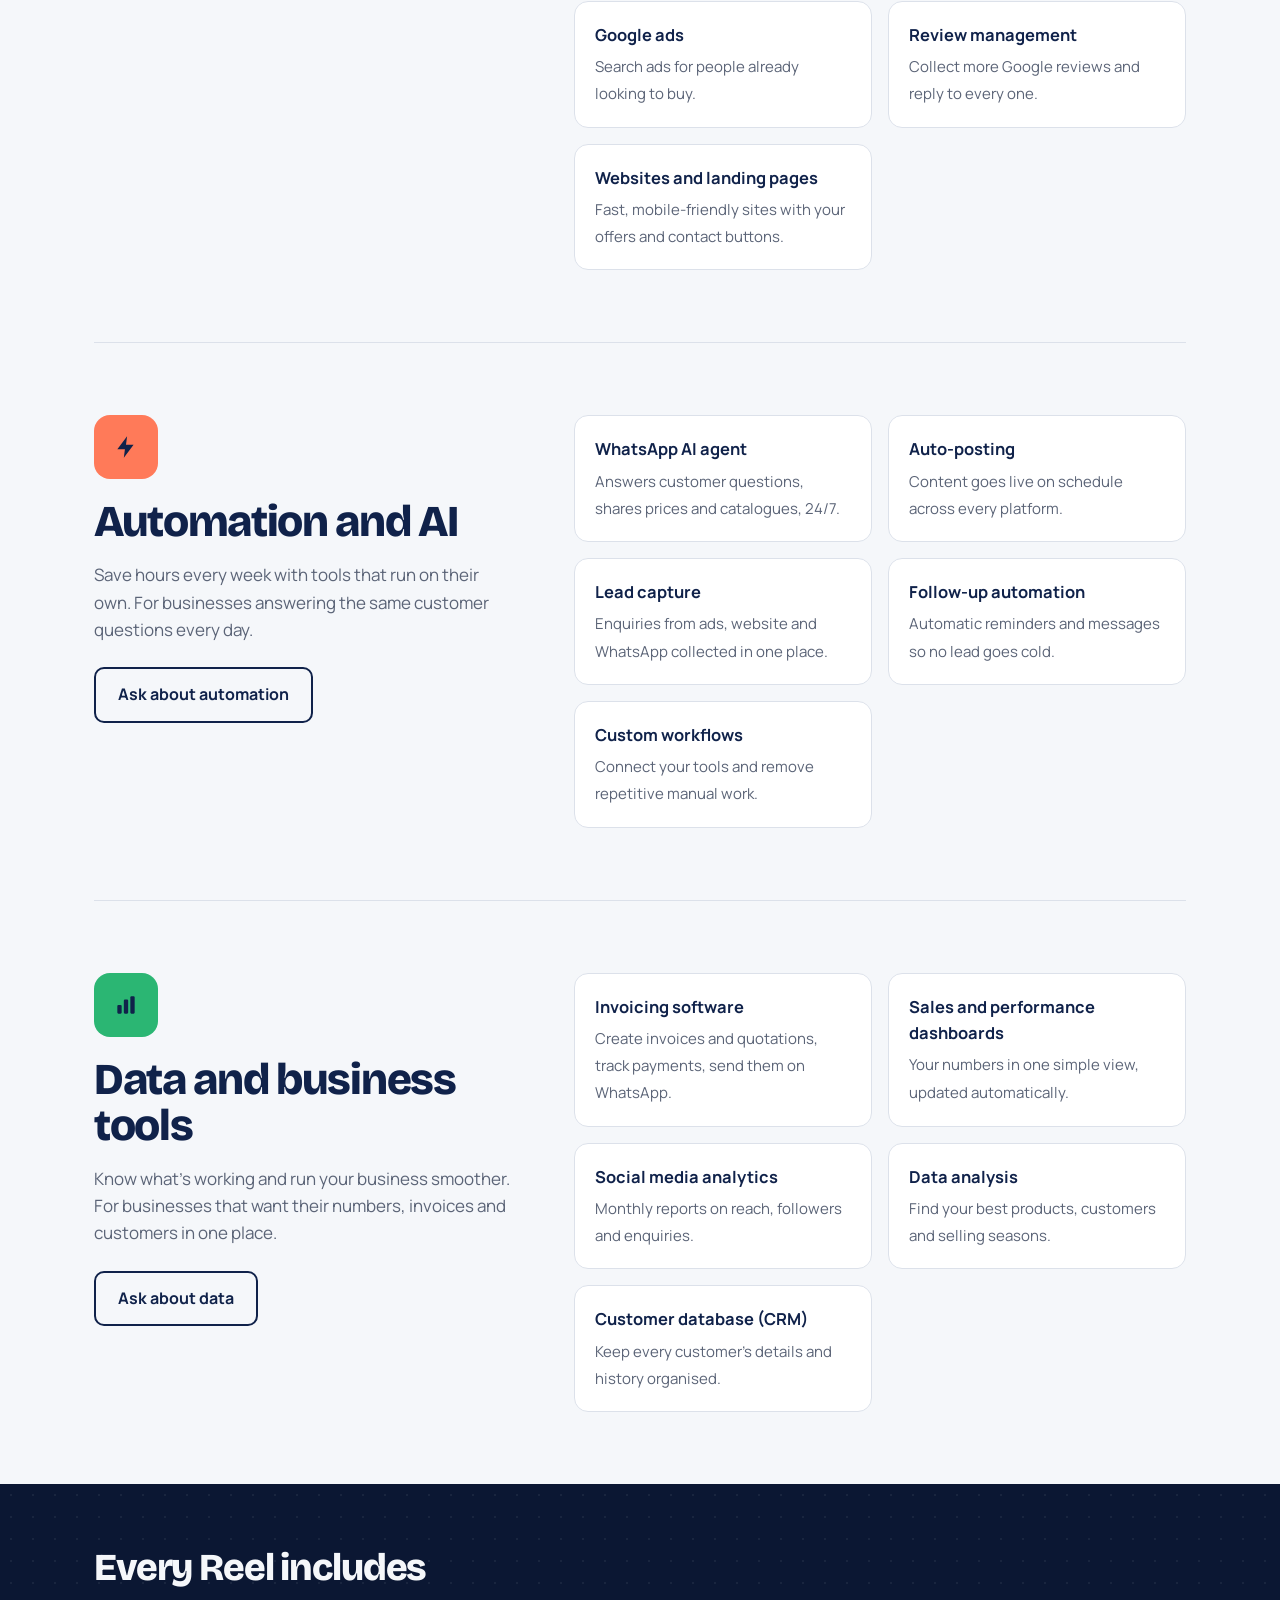
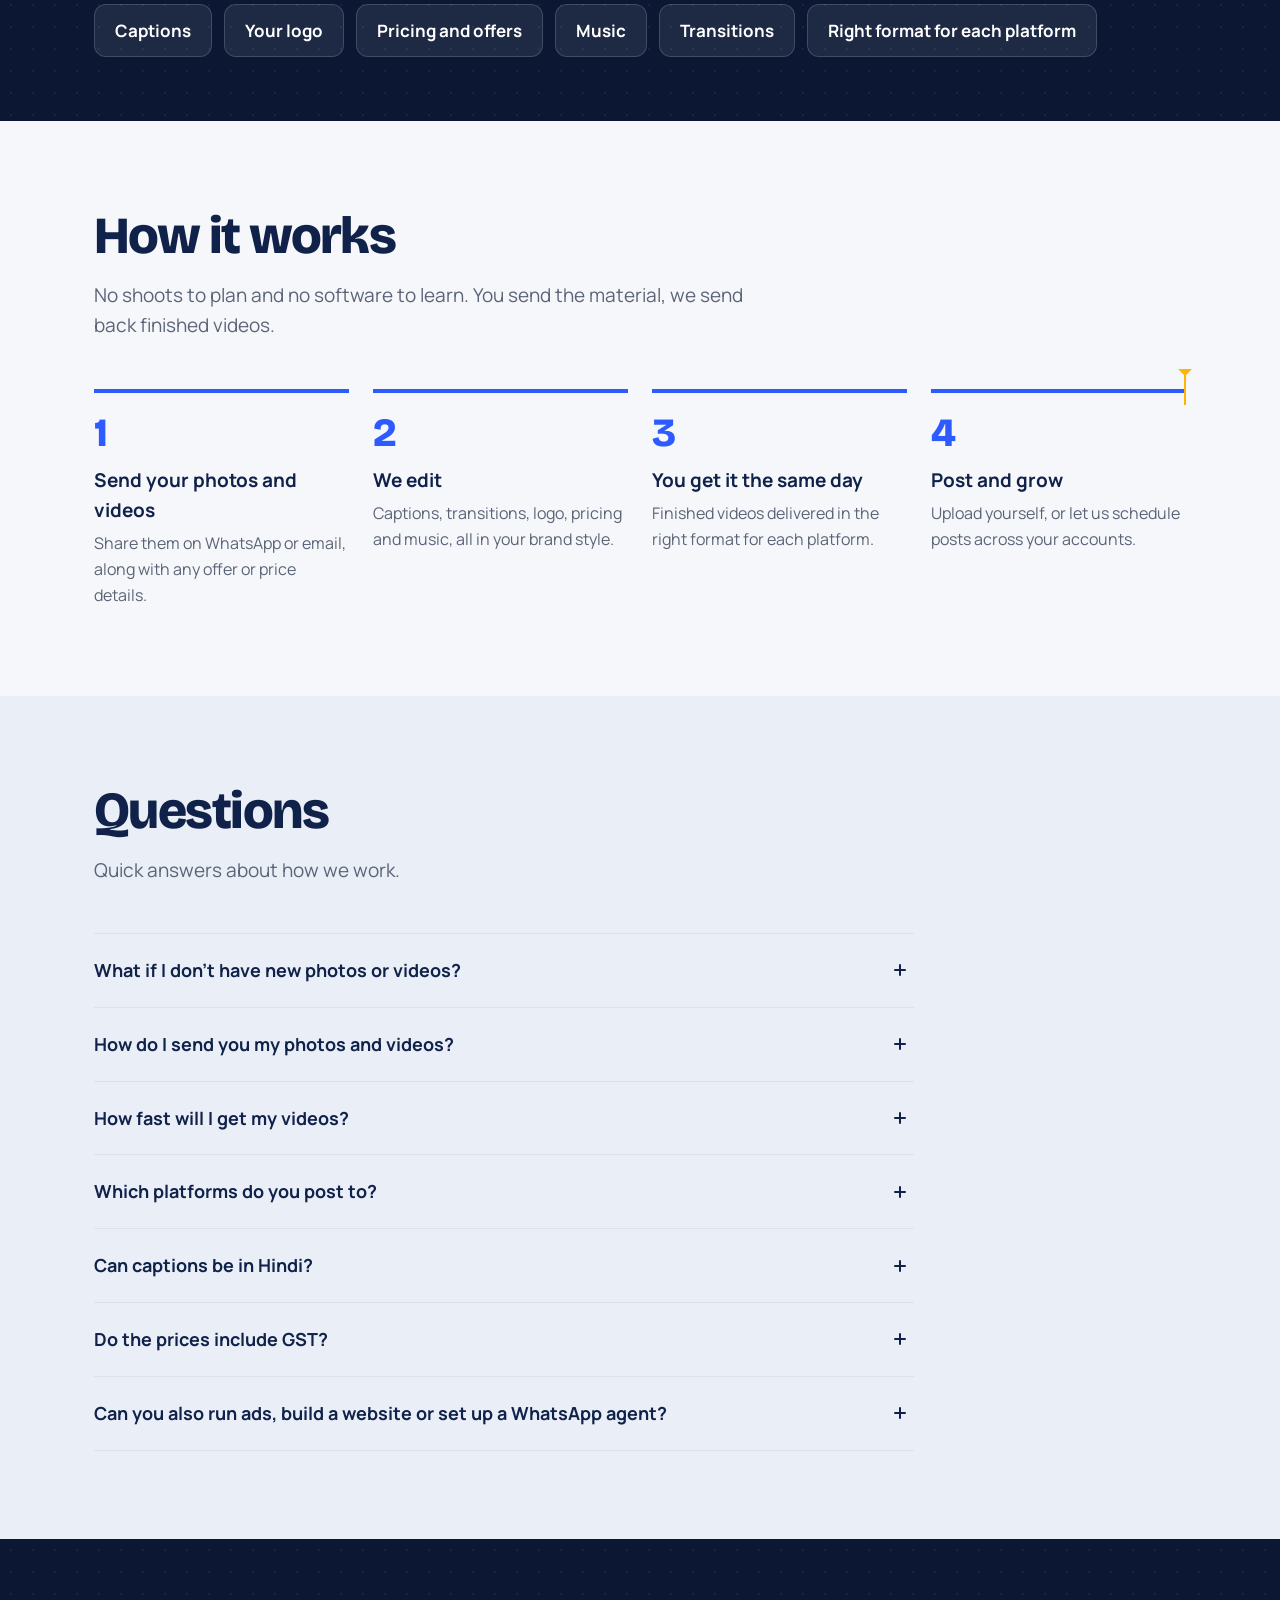
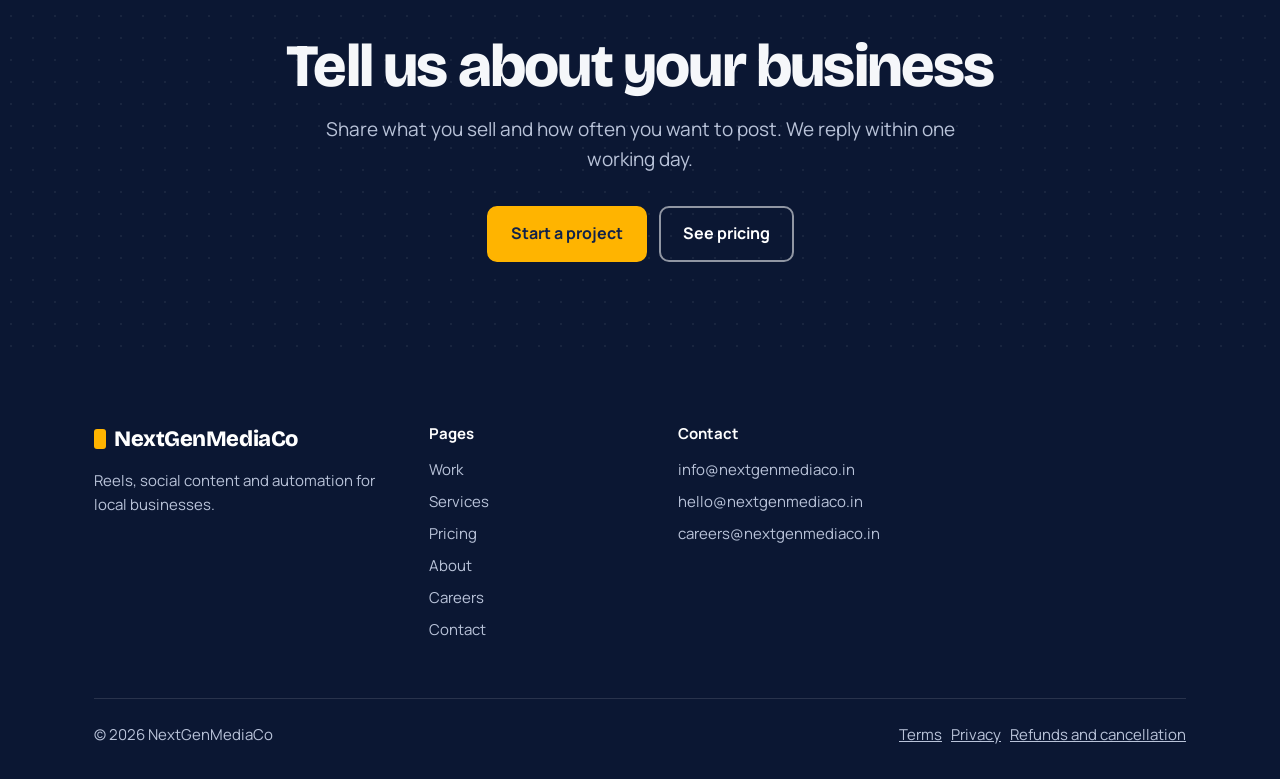
<file: services.html>
<!DOCTYPE html>
<html lang="en" data-page="services">
<head>
<meta charset="UTF-8">
<meta name="viewport" content="width=device-width, initial-scale=1, viewport-fit=cover">
<title>Services | NextGenMediaCo</title>
<meta name="description" content="Reels, YouTube Shorts, social media management, Google Business Profile, ads, WhatsApp AI agents, automation and business dashboards for local businesses.">
<meta property="og:title" content="Services | NextGenMediaCo">
<meta property="og:description" content="Reels, YouTube Shorts, social media management, Google Business Profile, ads, WhatsApp AI agents, automation and business dashboards for local businesses.">
<meta property="og:type" content="website">
<meta property="og:url" content="https://nextgenmediaco.in/services.html">
<meta property="og:image" content="https://nextgenmediaco.in/images/og.png">
<link rel="canonical" href="https://nextgenmediaco.in/services.html">
<link rel="icon" href="favicon.svg" type="image/svg+xml">
<meta name="theme-color" content="#0B1733">
<link rel="preconnect" href="https://fonts.googleapis.com"><link rel="preconnect" href="https://fonts.gstatic.com" crossorigin><link href="https://fonts.googleapis.com/css2?family=Bricolage+Grotesque:opsz,wght@12..96,500;12..96,700;12..96,800&family=Manrope:wght@400;500;600;700&display=swap" rel="stylesheet">
<link rel="stylesheet" href="css/style.css">
<script>(function(){var d=document.documentElement;d.classList.add('js');if(d.dataset.page==='home'&&!matchMedia('(prefers-reduced-motion: reduce)').matches){try{if(!sessionStorage.getItem('ngm-intro')){d.classList.add('intro-on');sessionStorage.setItem('ngm-intro','1')}}catch(e){}}})();</script>
</head>
<body>
<div class="curtain" aria-hidden="true"><span></span></div>
<a class="sr-only" href="#main">Skip to content</a>
<header class="site">
  <nav class="wrap nav" aria-label="Main">
    <a href="index.html" class="logo"><span aria-hidden="true"></span>NextGenMediaCo</a>
    <ul id="menu"><li><a href="work.html">Work</a></li><li><a href="services.html" aria-current="page">Services</a></li><li><a href="pricing.html">Pricing</a></li><li><a href="about.html">About</a></li><li><a href="careers.html">Careers</a></li></ul>
    <div class="nav-right">
      <span class="tc" aria-hidden="true">00:00:00:00</span>
      <a href="contact.html" class="btn btn-main">Get in touch</a>
      <button class="menu-btn" type="button" aria-controls="menu" aria-expanded="false" aria-label="Open menu"><i></i><i></i><i></i></button>
    </div>
  </nav>
  <div class="playbar" aria-hidden="true"><i></i><b></b></div>
</header>
<main id="main">
<div class="dark page-hero"><div class="wrap">
  <h1 class="split">Everything your business needs online, from one team</h1>
  <p class="lead fade">Videos, ads, automation and business tools. Pick one service or let us handle all of it.</p>
</div></div>
<nav class="svc-nav" aria-label="Service groups"><div class="wrap"><a href="#video" class="g1">Video and content</a><a href="#growth" class="g2">Growth and visibility</a><a href="#auto" class="g3">Automation and AI</a><a href="#data" class="g4">Data and business tools</a></div></nav>
<div class="wrap"><div class="svc-block g1" id="video">
  <div class="side" data-fx="left"><span class="ico"><svg width="26" height="26" viewBox="0 0 24 24"><rect x="3" y="5" width="18" height="14" rx="3" fill="#10224A"/><path d="M10 9l5 3-5 3z" fill="#fff"/></svg></span><h2>Video and content</h2><p>Everything your pages need to stay active. For businesses that want to post often without shooting or editing themselves.</p><a class="btn btn-alt" href="contact.html">Ask about video</a></div>
  <div class="svc-items" data-stagger><div class="svc-item" data-fx="rise"><b>Instagram and Facebook Reels</b><span>Edited from your photos and clips, with captions, logo and pricing.</span></div><div class="svc-item" data-fx="rise"><b>YouTube Shorts</b><span>Vertical videos that keep your channel growing.</span></div><div class="svc-item" data-fx="rise"><b>Product and property videos</b><span>Walkthroughs, demos and new-stock showcases.</span></div><div class="svc-item" data-fx="rise"><b>Offer and festival campaigns</b><span>Diwali, Holi, Eid, New Year and sale-day content, planned ahead.</span></div><div class="svc-item" data-fx="rise"><b>AI posters and graphics</b><span>Promotional posters made even when you have no photos.</span></div><div class="svc-item" data-fx="rise"><b>Logo and brand kit</b><span>Logo, colours and fonts so every post looks like you.</span></div><div class="svc-item" data-fx="rise"><b>Captions and copywriting</b><span>Captions and hashtags in Hindi, English or both.</span></div><div class="svc-item" data-fx="rise"><b>Product catalogues</b><span>Clean digital catalogues to share on WhatsApp and Instagram.</span></div></div>
</div><div class="svc-block g2" id="growth">
  <div class="side" data-fx="left"><span class="ico"><svg width="26" height="26" viewBox="0 0 24 24"><path d="M4 18l6-6 4 4 6-8" stroke="#fff" stroke-width="2.6" fill="none" stroke-linecap="round" stroke-linejoin="round"/><path d="M15 8h5v5" stroke="#fff" stroke-width="2.6" fill="none" stroke-linecap="round" stroke-linejoin="round"/></svg></span><h2>Growth and visibility</h2><p>Get found by people searching nearby. For businesses that want more calls, visits and enquiries from their area.</p><a class="btn btn-alt" href="contact.html">Ask about growth</a></div>
  <div class="svc-items" data-stagger><div class="svc-item" data-fx="rise"><b>Social media management</b><span>Planning, posting and replying across your accounts.</span></div><div class="svc-item" data-fx="rise"><b>Google Business Profile optimisation</b><span>Photos, posts, categories and details that help you rank in Maps.</span></div><div class="svc-item" data-fx="rise"><b>Local SEO</b><span>Show up when customers search for your service in your area.</span></div><div class="svc-item" data-fx="rise"><b>Meta ads</b><span>Instagram and Facebook ads targeted to your city and customers.</span></div><div class="svc-item" data-fx="rise"><b>Google ads</b><span>Search ads for people already looking to buy.</span></div><div class="svc-item" data-fx="rise"><b>Review management</b><span>Collect more Google reviews and reply to every one.</span></div><div class="svc-item" data-fx="rise"><b>Websites and landing pages</b><span>Fast, mobile-friendly sites with your offers and contact buttons.</span></div></div>
</div><div class="svc-block g3" id="auto">
  <div class="side" data-fx="left"><span class="ico"><svg width="26" height="26" viewBox="0 0 24 24"><path d="M13 2L4 14h7l-1 8 9-12h-7z" fill="#10224A"/></svg></span><h2>Automation and AI</h2><p>Save hours every week with tools that run on their own. For businesses answering the same customer questions every day.</p><a class="btn btn-alt" href="contact.html">Ask about automation</a></div>
  <div class="svc-items" data-stagger><div class="svc-item" data-fx="rise"><b>WhatsApp AI agent</b><span>Answers customer questions, shares prices and catalogues, 24/7.</span></div><div class="svc-item" data-fx="rise"><b>Auto-posting</b><span>Content goes live on schedule across every platform.</span></div><div class="svc-item" data-fx="rise"><b>Lead capture</b><span>Enquiries from ads, website and WhatsApp collected in one place.</span></div><div class="svc-item" data-fx="rise"><b>Follow-up automation</b><span>Automatic reminders and messages so no lead goes cold.</span></div><div class="svc-item" data-fx="rise"><b>Custom workflows</b><span>Connect your tools and remove repetitive manual work.</span></div></div>
</div><div class="svc-block g4" id="data">
  <div class="side" data-fx="left"><span class="ico"><svg width="26" height="26" viewBox="0 0 24 24"><rect x="4" y="12" width="4" height="8" rx="1" fill="#10224A"/><rect x="10" y="7" width="4" height="13" rx="1" fill="#10224A"/><rect x="16" y="4" width="4" height="16" rx="1" fill="#10224A"/></svg></span><h2>Data and business tools</h2><p>Know what's working and run your business smoother. For businesses that want their numbers, invoices and customers in one place.</p><a class="btn btn-alt" href="contact.html">Ask about data</a></div>
  <div class="svc-items" data-stagger><div class="svc-item" data-fx="rise"><b>Invoicing software</b><span>Create invoices and quotations, track payments, send them on WhatsApp.</span></div><div class="svc-item" data-fx="rise"><b>Sales and performance dashboards</b><span>Your numbers in one simple view, updated automatically.</span></div><div class="svc-item" data-fx="rise"><b>Social media analytics</b><span>Monthly reports on reach, followers and enquiries.</span></div><div class="svc-item" data-fx="rise"><b>Data analysis</b><span>Find your best products, customers and selling seasons.</span></div><div class="svc-item" data-fx="rise"><b>Customer database (CRM)</b><span>Keep every customer's details and history organised.</span></div></div>
</div></div>
<section class="dark tight"><div class="wrap">
  <h2 data-fx="title" style="font-size:clamp(28px,3.4vw,38px)">Every Reel includes</h2>
  <div class="includes" data-stagger><span data-fx="rise">Captions</span><span data-fx="rise">Your logo</span><span data-fx="rise">Pricing and offers</span><span data-fx="rise">Music</span><span data-fx="rise">Transitions</span><span data-fx="rise">Right format for each platform</span></div>
</div></section>
<section id="process"><div class="wrap">
  <h2 data-fx="title">How it works</h2>
  <p class="lead" data-fx="rise">No shoots to plan and no software to learn. You send the material, we send back finished videos.</p>
  <div class="steps-wrap">
  <span class="playhead" aria-hidden="true"></span>
  <ol class="steps" data-stagger>
    <li><h3>Send your photos and videos</h3><p>Share them on WhatsApp or email, along with any offer or price details.</p></li>
    <li><h3>We edit</h3><p>Captions, transitions, logo, pricing and music, all in your brand style.</p></li>
    <li><h3>You get it the same day</h3><p>Finished videos delivered in the right format for each platform.</p></li>
    <li><h3>Post and grow</h3><p>Upload yourself, or let us schedule posts across your accounts.</p></li>
  </ol>
</div>
</div></section>
<section class="tint"><div class="wrap"><h2 data-fx="title">Questions</h2><p class="lead" data-fx="rise">Quick answers about how we work.</p><div class="faq" data-faq></div></div></section>
<section class="dark cta-band"><div class="wrap">
  <h2 class="" data-fx="title" style="margin-left:auto;margin-right:auto">Tell us about your business</h2>
  <p data-fx="rise">Share what you sell and how often you want to post. We reply within one working day.</p>
  <div class="ctas" data-fx="rise"><a href="contact.html" class="btn btn-main">Start a project</a><a data-wa="Hi, I'd like to know more about your Reels plans." href="#" hidden class="btn btn-alt" rel="noopener" target="_blank">Chat on WhatsApp</a><a href="pricing.html" class="btn btn-alt">See pricing</a></div>
</div></section>
</main>
<footer class="site">
  <div class="wrap">
    <div class="foot">
      <div>
        <a href="index.html" class="logo"><span aria-hidden="true"></span>NextGenMediaCo</a>
        <p style="margin:0;max-width:22em">Reels, social content and automation for local businesses.</p>
        <p data-if hidden style="margin:12px 0 0"><span data-setting="address"></span></p>
      </div>
      <div><h4>Pages</h4><ul><li><a href="work.html">Work</a></li><li><a href="services.html">Services</a></li><li><a href="pricing.html">Pricing</a></li><li><a href="about.html">About</a></li><li><a href="careers.html">Careers</a></li><li><a href="contact.html">Contact</a></li></ul></div>
      <div data-follow hidden><h4>Follow</h4><ul><li hidden><a data-social="instagram" href="#" rel="noopener" target="_blank">Instagram</a></li><li hidden><a data-social="facebook" href="#" rel="noopener" target="_blank">Facebook</a></li><li hidden><a data-social="youtube" href="#" rel="noopener" target="_blank">YouTube</a></li><li data-wa-wrap hidden><a data-wa href="#" hidden rel="noopener" target="_blank">WhatsApp</a></li></ul></div>
      <div><h4>Contact</h4><ul><li><a data-email="email_clients" href="mailto:info@nextgenmediaco.in">info@nextgenmediaco.in</a></li><li><a data-email="email_general" href="mailto:hello@nextgenmediaco.in">hello@nextgenmediaco.in</a></li><li><a data-email="email_careers" href="mailto:careers@nextgenmediaco.in">careers@nextgenmediaco.in</a></li></ul></div>
    </div>
    <div class="foot-bottom"><span>© 2026 NextGenMediaCo</span><span><a href="terms.html">Terms</a> &nbsp; <a href="privacy.html">Privacy</a> &nbsp; <a href="refund.html">Refunds and cancellation</a></span></div>
  </div>
</footer>
<a class="wa-float" data-wa href="#" hidden rel="noopener" target="_blank" aria-label="Chat on WhatsApp"><svg width="30" height="30" viewBox="0 0 32 32" aria-hidden="true"><path fill="#fff" d="M16 3a13 13 0 0 0-11.2 19.6L3 29l6.6-1.7A13 13 0 1 0 16 3zm0 23.6c-2 0-4-.6-5.7-1.6l-.4-.2-3.9 1 1-3.8-.3-.4A10.6 10.6 0 1 1 16 26.6zm5.8-7.9c-.3-.2-1.9-.9-2.2-1-.3-.1-.5-.2-.7.2l-1 1.2c-.2.2-.4.2-.7.1a8.7 8.7 0 0 1-4.3-3.8c-.3-.6.3-.5.9-1.7.1-.2 0-.4 0-.5l-1-2.4c-.3-.6-.5-.5-.7-.5h-.6c-.2 0-.6.1-.9.4-.3.3-1.2 1.1-1.2 2.8s1.2 3.2 1.4 3.5c.2.2 2.4 3.6 5.8 5 2.1.9 3 1 4 .8.7-.1 1.9-.8 2.2-1.5.3-.7.3-1.4.2-1.5l-.4-.1z"/></svg></a>
<script src="content/fallback.js" defer></script>
<script src="js/main.js" defer></script>
</body>
</html>
</file>
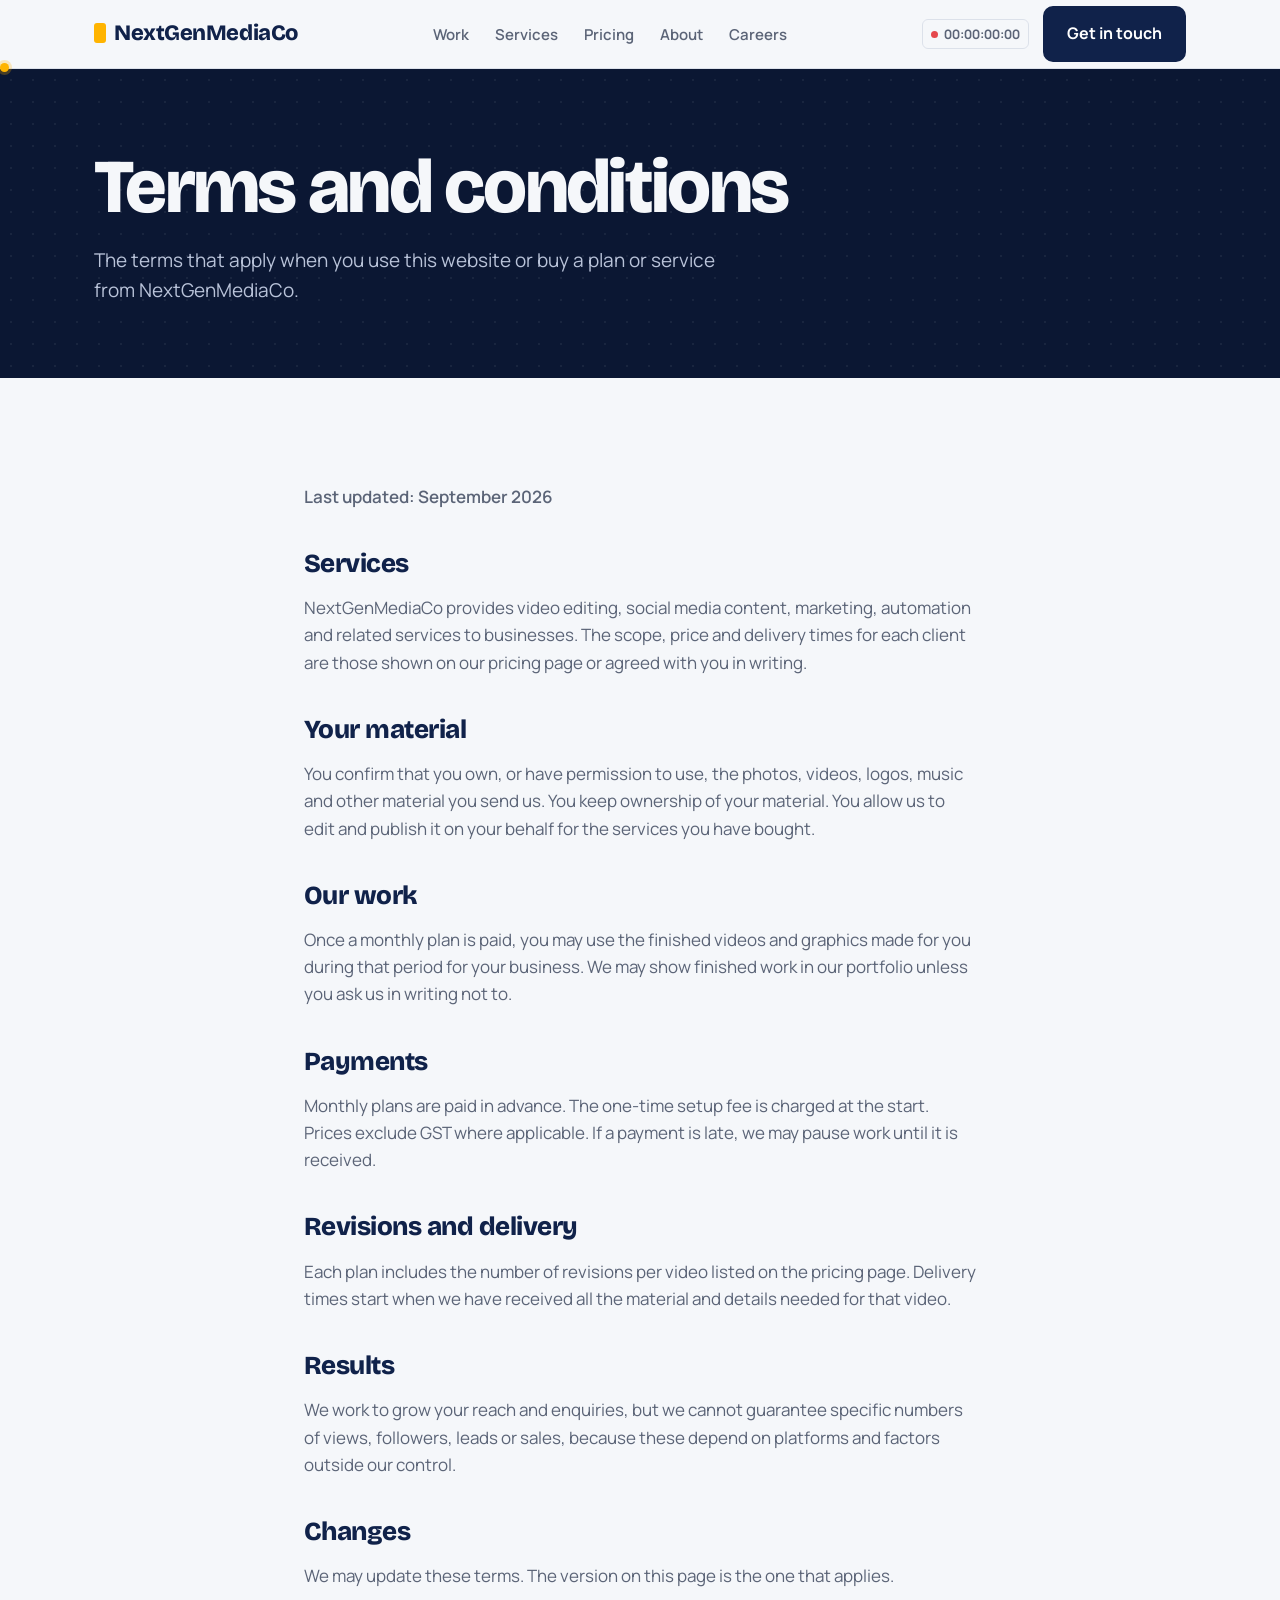
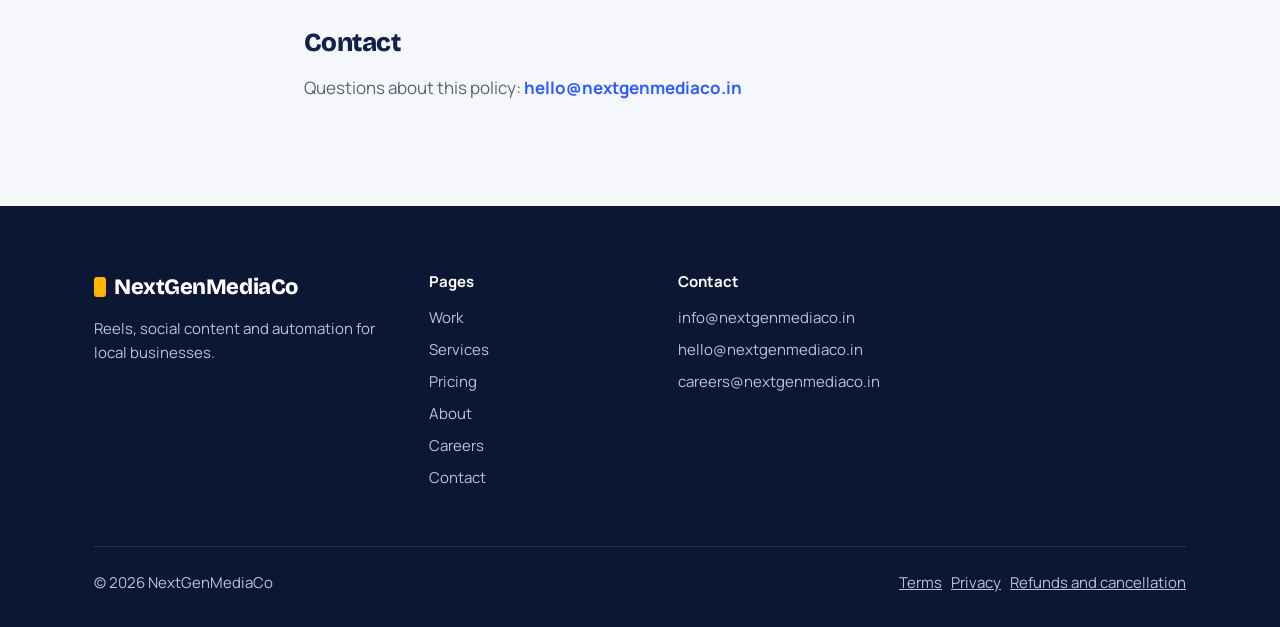
<file: terms.html>
<!DOCTYPE html>
<html lang="en" data-page="terms">
<head>
<meta charset="UTF-8">
<meta name="viewport" content="width=device-width, initial-scale=1, viewport-fit=cover">
<title>Terms and conditions | NextGenMediaCo</title>
<meta name="description" content="Terms and conditions for NextGenMediaCo.">
<meta property="og:title" content="Terms and conditions | NextGenMediaCo">
<meta property="og:description" content="Terms and conditions for NextGenMediaCo.">
<meta property="og:type" content="website">
<meta property="og:url" content="https://nextgenmediaco.in/terms.html">
<meta property="og:image" content="https://nextgenmediaco.in/images/og.png">
<link rel="canonical" href="https://nextgenmediaco.in/terms.html">
<link rel="icon" href="favicon.svg" type="image/svg+xml">
<meta name="theme-color" content="#0B1733">
<link rel="preconnect" href="https://fonts.googleapis.com"><link rel="preconnect" href="https://fonts.gstatic.com" crossorigin><link href="https://fonts.googleapis.com/css2?family=Bricolage+Grotesque:opsz,wght@12..96,500;12..96,700;12..96,800&family=Manrope:wght@400;500;600;700&display=swap" rel="stylesheet">
<link rel="stylesheet" href="css/style.css">
<script>(function(){var d=document.documentElement;d.classList.add('js');if(d.dataset.page==='home'&&!matchMedia('(prefers-reduced-motion: reduce)').matches){try{if(!sessionStorage.getItem('ngm-intro')){d.classList.add('intro-on');sessionStorage.setItem('ngm-intro','1')}}catch(e){}}})();</script>
</head>
<body>
<div class="curtain" aria-hidden="true"><span></span></div>
<a class="sr-only" href="#main">Skip to content</a>
<header class="site">
  <nav class="wrap nav" aria-label="Main">
    <a href="index.html" class="logo"><span aria-hidden="true"></span>NextGenMediaCo</a>
    <ul id="menu"><li><a href="work.html">Work</a></li><li><a href="services.html">Services</a></li><li><a href="pricing.html">Pricing</a></li><li><a href="about.html">About</a></li><li><a href="careers.html">Careers</a></li></ul>
    <div class="nav-right">
      <span class="tc" aria-hidden="true">00:00:00:00</span>
      <a href="contact.html" class="btn btn-main">Get in touch</a>
      <button class="menu-btn" type="button" aria-controls="menu" aria-expanded="false" aria-label="Open menu"><i></i><i></i><i></i></button>
    </div>
  </nav>
  <div class="playbar" aria-hidden="true"><i></i><b></b></div>
</header>
<main id="main">
<div class="dark page-hero"><div class="wrap"><h1 class="split">Terms and conditions</h1><p class="lead fade">The terms that apply when you use this website or buy a plan or service from NextGenMediaCo.</p></div></div>
<section><div class="wrap prose"><p class="updated">Last updated: September 2026</p><h2>Services</h2><p>NextGenMediaCo provides video editing, social media content, marketing, automation and related services to businesses. The scope, price and delivery times for each client are those shown on our pricing page or agreed with you in writing.</p><h2>Your material</h2><p>You confirm that you own, or have permission to use, the photos, videos, logos, music and other material you send us. You keep ownership of your material. You allow us to edit and publish it on your behalf for the services you have bought.</p><h2>Our work</h2><p>Once a monthly plan is paid, you may use the finished videos and graphics made for you during that period for your business. We may show finished work in our portfolio unless you ask us in writing not to.</p><h2>Payments</h2><p>Monthly plans are paid in advance. The one-time setup fee is charged at the start. Prices exclude GST where applicable. If a payment is late, we may pause work until it is received.</p><h2>Revisions and delivery</h2><p>Each plan includes the number of revisions per video listed on the pricing page. Delivery times start when we have received all the material and details needed for that video.</p><h2>Results</h2><p>We work to grow your reach and enquiries, but we cannot guarantee specific numbers of views, followers, leads or sales, because these depend on platforms and factors outside our control.</p><h2>Changes</h2><p>We may update these terms. The version on this page is the one that applies.</p>
<h2>Contact</h2><p>Questions about this policy: <a class="textlink" data-email="email_general" href="mailto:hello@nextgenmediaco.in">hello@nextgenmediaco.in</a><span data-if hidden><br>Address: <span data-setting="address"></span></span></p></div></section>
</main>
<footer class="site">
  <div class="wrap">
    <div class="foot">
      <div>
        <a href="index.html" class="logo"><span aria-hidden="true"></span>NextGenMediaCo</a>
        <p style="margin:0;max-width:22em">Reels, social content and automation for local businesses.</p>
        <p data-if hidden style="margin:12px 0 0"><span data-setting="address"></span></p>
      </div>
      <div><h4>Pages</h4><ul><li><a href="work.html">Work</a></li><li><a href="services.html">Services</a></li><li><a href="pricing.html">Pricing</a></li><li><a href="about.html">About</a></li><li><a href="careers.html">Careers</a></li><li><a href="contact.html">Contact</a></li></ul></div>
      <div data-follow hidden><h4>Follow</h4><ul><li hidden><a data-social="instagram" href="#" rel="noopener" target="_blank">Instagram</a></li><li hidden><a data-social="facebook" href="#" rel="noopener" target="_blank">Facebook</a></li><li hidden><a data-social="youtube" href="#" rel="noopener" target="_blank">YouTube</a></li><li data-wa-wrap hidden><a data-wa href="#" hidden rel="noopener" target="_blank">WhatsApp</a></li></ul></div>
      <div><h4>Contact</h4><ul><li><a data-email="email_clients" href="mailto:info@nextgenmediaco.in">info@nextgenmediaco.in</a></li><li><a data-email="email_general" href="mailto:hello@nextgenmediaco.in">hello@nextgenmediaco.in</a></li><li><a data-email="email_careers" href="mailto:careers@nextgenmediaco.in">careers@nextgenmediaco.in</a></li></ul></div>
    </div>
    <div class="foot-bottom"><span>© 2026 NextGenMediaCo</span><span><a href="terms.html">Terms</a> &nbsp; <a href="privacy.html">Privacy</a> &nbsp; <a href="refund.html">Refunds and cancellation</a></span></div>
  </div>
</footer>
<a class="wa-float" data-wa href="#" hidden rel="noopener" target="_blank" aria-label="Chat on WhatsApp"><svg width="30" height="30" viewBox="0 0 32 32" aria-hidden="true"><path fill="#fff" d="M16 3a13 13 0 0 0-11.2 19.6L3 29l6.6-1.7A13 13 0 1 0 16 3zm0 23.6c-2 0-4-.6-5.7-1.6l-.4-.2-3.9 1 1-3.8-.3-.4A10.6 10.6 0 1 1 16 26.6zm5.8-7.9c-.3-.2-1.9-.9-2.2-1-.3-.1-.5-.2-.7.2l-1 1.2c-.2.2-.4.2-.7.1a8.7 8.7 0 0 1-4.3-3.8c-.3-.6.3-.5.9-1.7.1-.2 0-.4 0-.5l-1-2.4c-.3-.6-.5-.5-.7-.5h-.6c-.2 0-.6.1-.9.4-.3.3-1.2 1.1-1.2 2.8s1.2 3.2 1.4 3.5c.2.2 2.4 3.6 5.8 5 2.1.9 3 1 4 .8.7-.1 1.9-.8 2.2-1.5.3-.7.3-1.4.2-1.5l-.4-.1z"/></svg></a>
<script src="content/fallback.js" defer></script>
<script src="js/main.js" defer></script>
</body>
</html>
</file>
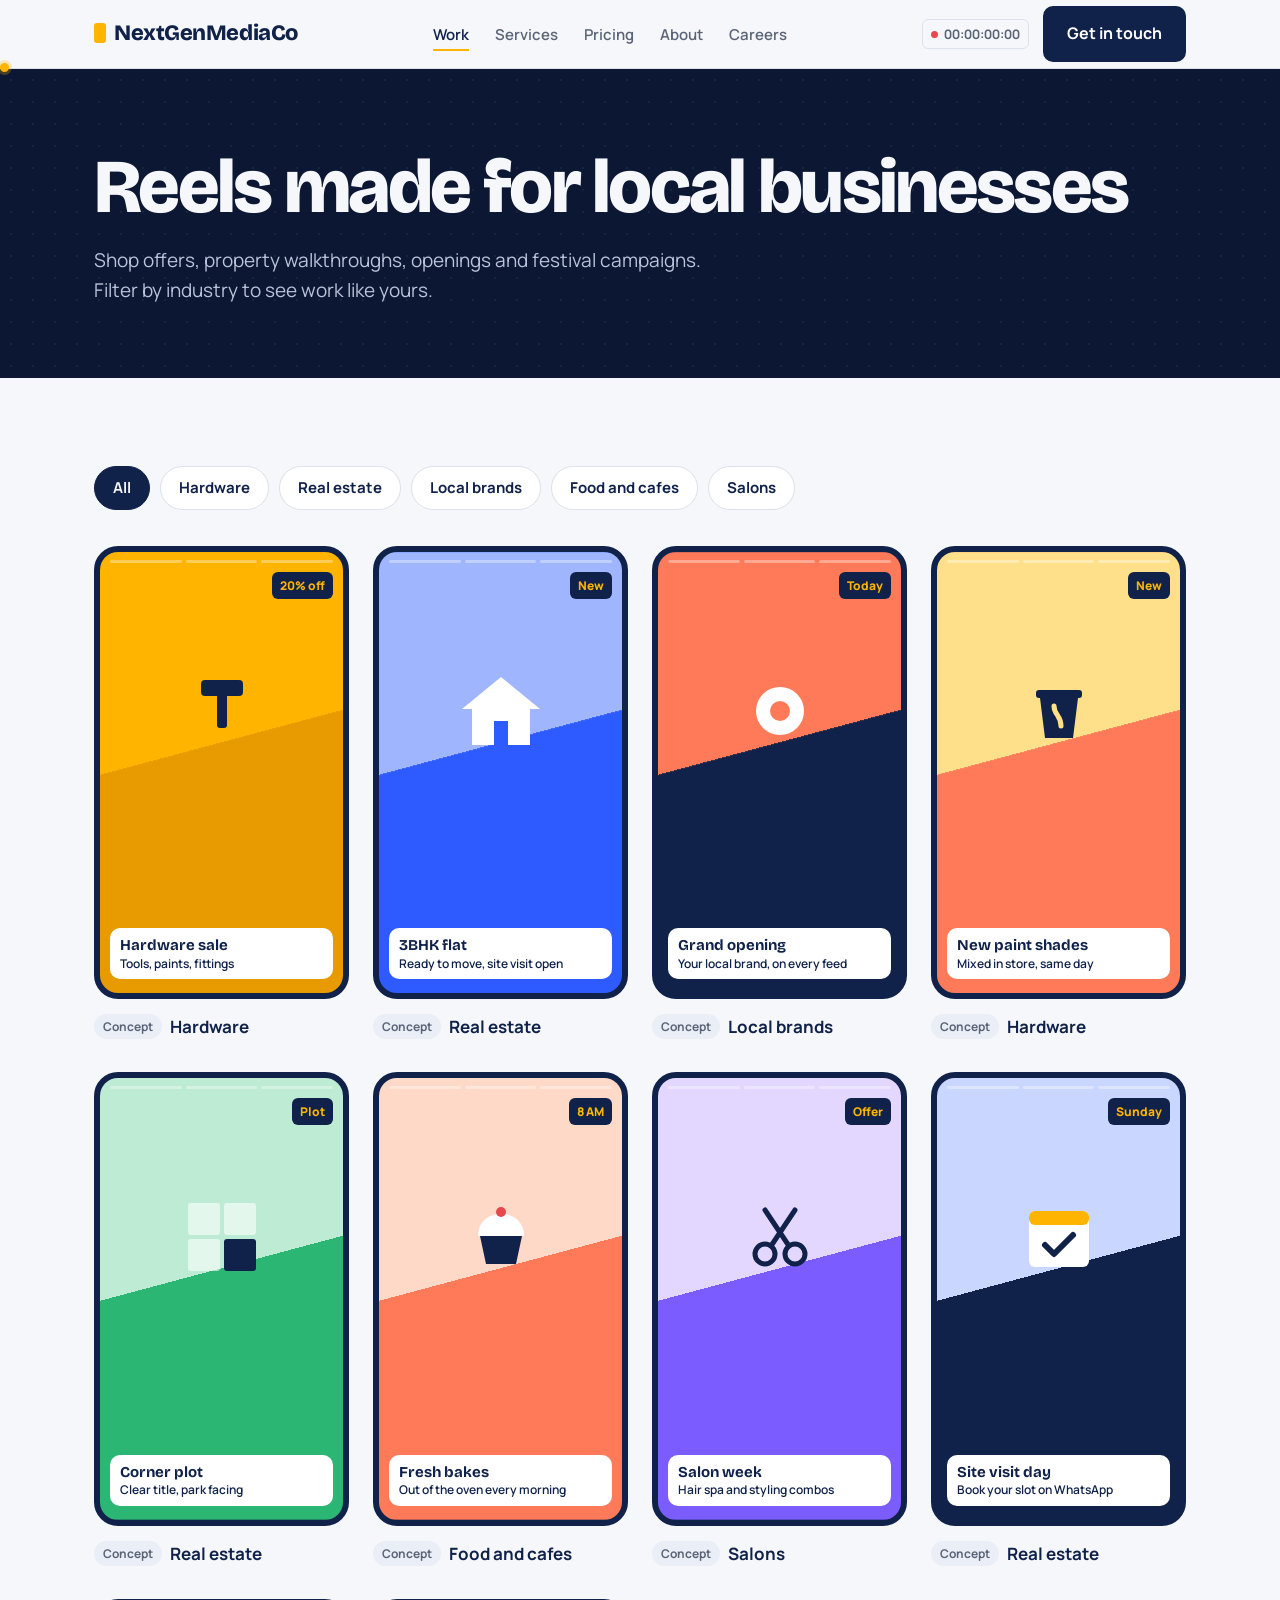
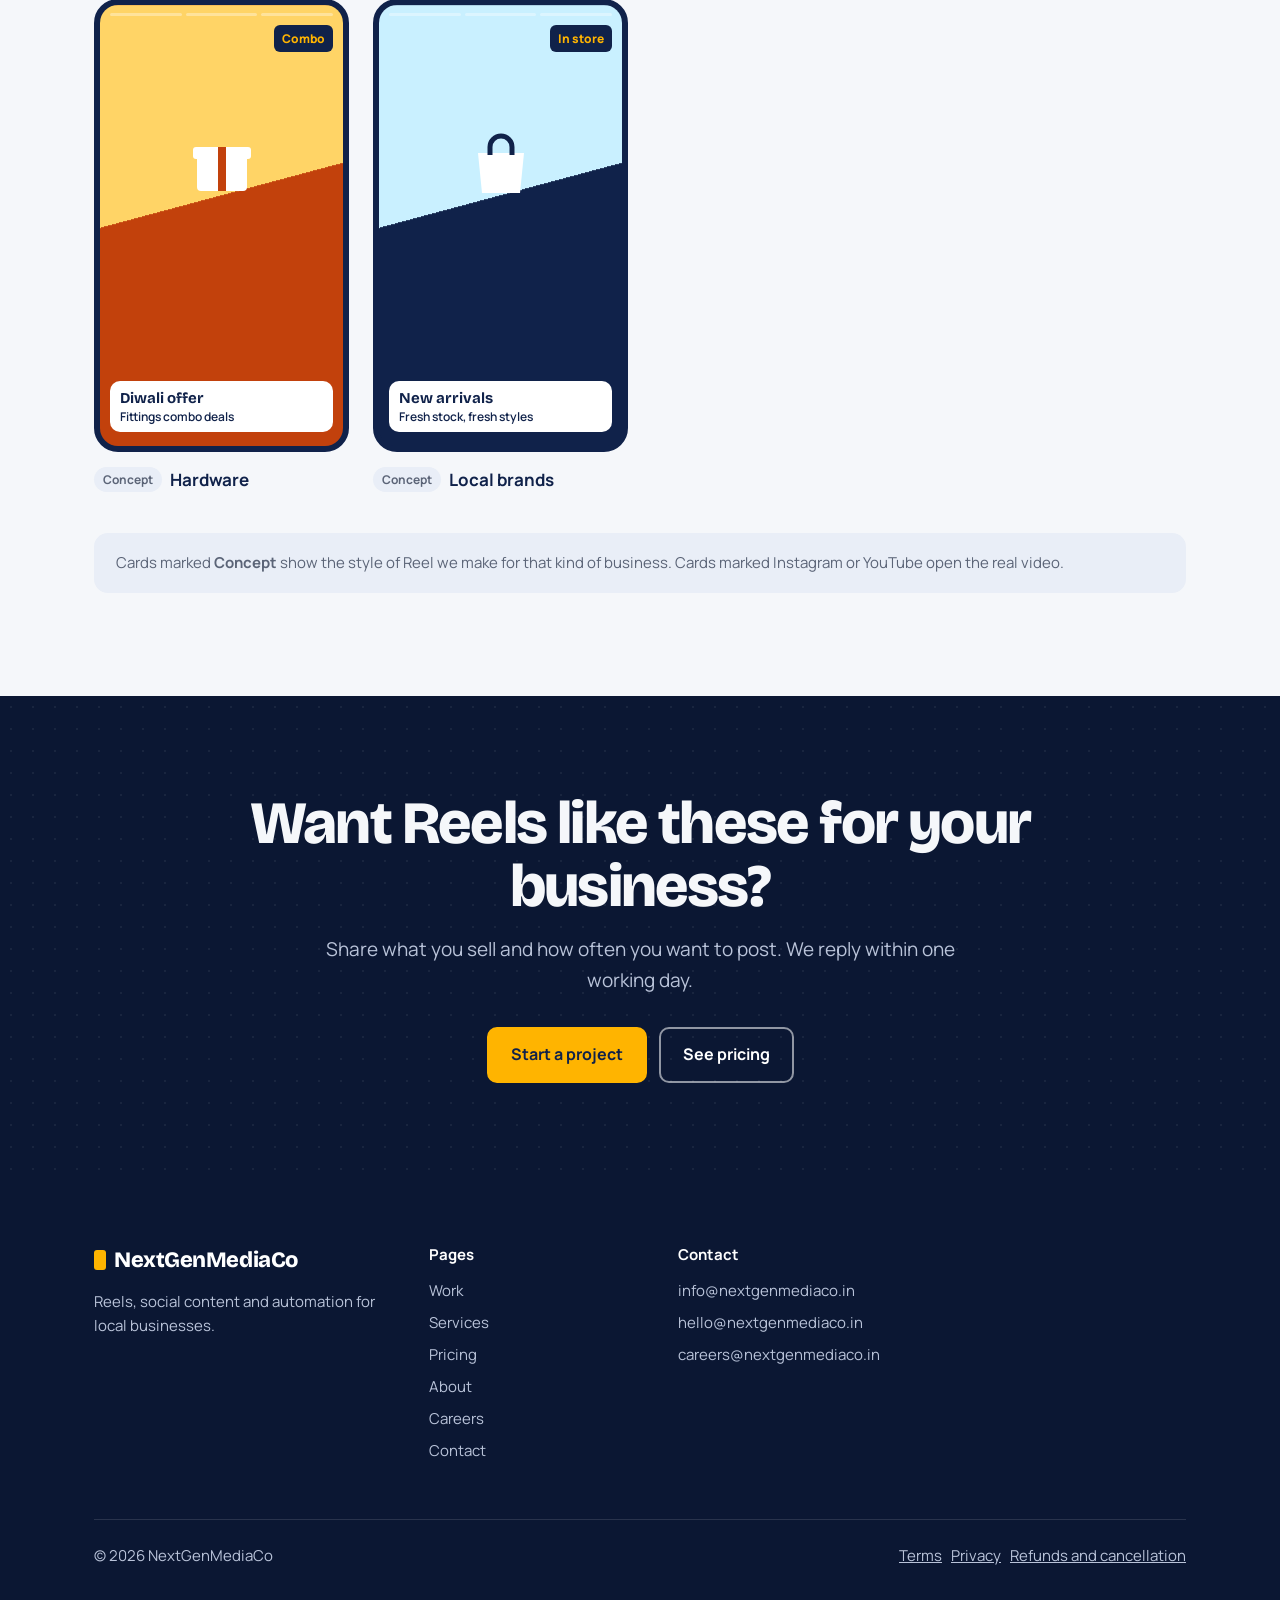
<file: work.html>
<!DOCTYPE html>
<html lang="en" data-page="work">
<head>
<meta charset="UTF-8">
<meta name="viewport" content="width=device-width, initial-scale=1, viewport-fit=cover">
<title>Work | NextGenMediaCo</title>
<meta name="description" content="Instagram Reels, Facebook Reels and YouTube Shorts made for hardware shops, real estate and local brands.">
<meta property="og:title" content="Work | NextGenMediaCo">
<meta property="og:description" content="Instagram Reels, Facebook Reels and YouTube Shorts made for hardware shops, real estate and local brands.">
<meta property="og:type" content="website">
<meta property="og:url" content="https://nextgenmediaco.in/work.html">
<meta property="og:image" content="https://nextgenmediaco.in/images/og.png">
<link rel="canonical" href="https://nextgenmediaco.in/work.html">
<link rel="icon" href="favicon.svg" type="image/svg+xml">
<meta name="theme-color" content="#0B1733">
<link rel="preconnect" href="https://fonts.googleapis.com"><link rel="preconnect" href="https://fonts.gstatic.com" crossorigin><link href="https://fonts.googleapis.com/css2?family=Bricolage+Grotesque:opsz,wght@12..96,500;12..96,700;12..96,800&family=Manrope:wght@400;500;600;700&display=swap" rel="stylesheet">
<link rel="stylesheet" href="css/style.css">
<script>(function(){var d=document.documentElement;d.classList.add('js');if(d.dataset.page==='home'&&!matchMedia('(prefers-reduced-motion: reduce)').matches){try{if(!sessionStorage.getItem('ngm-intro')){d.classList.add('intro-on');sessionStorage.setItem('ngm-intro','1')}}catch(e){}}})();</script>
</head>
<body>
<div class="curtain" aria-hidden="true"><span></span></div>
<a class="sr-only" href="#main">Skip to content</a>
<header class="site">
  <nav class="wrap nav" aria-label="Main">
    <a href="index.html" class="logo"><span aria-hidden="true"></span>NextGenMediaCo</a>
    <ul id="menu"><li><a href="work.html" aria-current="page">Work</a></li><li><a href="services.html">Services</a></li><li><a href="pricing.html">Pricing</a></li><li><a href="about.html">About</a></li><li><a href="careers.html">Careers</a></li></ul>
    <div class="nav-right">
      <span class="tc" aria-hidden="true">00:00:00:00</span>
      <a href="contact.html" class="btn btn-main">Get in touch</a>
      <button class="menu-btn" type="button" aria-controls="menu" aria-expanded="false" aria-label="Open menu"><i></i><i></i><i></i></button>
    </div>
  </nav>
  <div class="playbar" aria-hidden="true"><i></i><b></b></div>
</header>
<main id="main">
<div class="dark page-hero"><div class="wrap">
  <h1 class="split">Reels made for local businesses</h1>
  <p class="lead fade">Shop offers, property walkthroughs, openings and festival campaigns. Filter by industry to see work like yours.</p>
</div></div>
<section>
  <div class="wrap">
    <div class="filters" data-filters role="group" aria-label="Filter by industry"></div>
    <div class="work-grid" data-work></div>
    <p class="note" data-fx="rise">Cards marked <b>Concept</b> show the style of Reel we make for that kind of business. Cards marked Instagram or YouTube open the real video.</p>
  </div>
</section>
<section class="dark cta-band"><div class="wrap">
  <h2 class="" data-fx="title" style="margin-left:auto;margin-right:auto">Want Reels like these for your business?</h2>
  <p data-fx="rise">Share what you sell and how often you want to post. We reply within one working day.</p>
  <div class="ctas" data-fx="rise"><a href="contact.html" class="btn btn-main">Start a project</a><a data-wa="Hi, I'd like to know more about your Reels plans." href="#" hidden class="btn btn-alt" rel="noopener" target="_blank">Chat on WhatsApp</a><a href="pricing.html" class="btn btn-alt">See pricing</a></div>
</div></section>
<dialog class="viewer" aria-label="Video player"><button class="close" type="button" aria-label="Close video">×</button><div class="frame"></div></dialog>
</main>
<footer class="site">
  <div class="wrap">
    <div class="foot">
      <div>
        <a href="index.html" class="logo"><span aria-hidden="true"></span>NextGenMediaCo</a>
        <p style="margin:0;max-width:22em">Reels, social content and automation for local businesses.</p>
        <p data-if hidden style="margin:12px 0 0"><span data-setting="address"></span></p>
      </div>
      <div><h4>Pages</h4><ul><li><a href="work.html">Work</a></li><li><a href="services.html">Services</a></li><li><a href="pricing.html">Pricing</a></li><li><a href="about.html">About</a></li><li><a href="careers.html">Careers</a></li><li><a href="contact.html">Contact</a></li></ul></div>
      <div data-follow hidden><h4>Follow</h4><ul><li hidden><a data-social="instagram" href="#" rel="noopener" target="_blank">Instagram</a></li><li hidden><a data-social="facebook" href="#" rel="noopener" target="_blank">Facebook</a></li><li hidden><a data-social="youtube" href="#" rel="noopener" target="_blank">YouTube</a></li><li data-wa-wrap hidden><a data-wa href="#" hidden rel="noopener" target="_blank">WhatsApp</a></li></ul></div>
      <div><h4>Contact</h4><ul><li><a data-email="email_clients" href="mailto:info@nextgenmediaco.in">info@nextgenmediaco.in</a></li><li><a data-email="email_general" href="mailto:hello@nextgenmediaco.in">hello@nextgenmediaco.in</a></li><li><a data-email="email_careers" href="mailto:careers@nextgenmediaco.in">careers@nextgenmediaco.in</a></li></ul></div>
    </div>
    <div class="foot-bottom"><span>© 2026 NextGenMediaCo</span><span><a href="terms.html">Terms</a> &nbsp; <a href="privacy.html">Privacy</a> &nbsp; <a href="refund.html">Refunds and cancellation</a></span></div>
  </div>
</footer>
<a class="wa-float" data-wa href="#" hidden rel="noopener" target="_blank" aria-label="Chat on WhatsApp"><svg width="30" height="30" viewBox="0 0 32 32" aria-hidden="true"><path fill="#fff" d="M16 3a13 13 0 0 0-11.2 19.6L3 29l6.6-1.7A13 13 0 1 0 16 3zm0 23.6c-2 0-4-.6-5.7-1.6l-.4-.2-3.9 1 1-3.8-.3-.4A10.6 10.6 0 1 1 16 26.6zm5.8-7.9c-.3-.2-1.9-.9-2.2-1-.3-.1-.5-.2-.7.2l-1 1.2c-.2.2-.4.2-.7.1a8.7 8.7 0 0 1-4.3-3.8c-.3-.6.3-.5.9-1.7.1-.2 0-.4 0-.5l-1-2.4c-.3-.6-.5-.5-.7-.5h-.6c-.2 0-.6.1-.9.4-.3.3-1.2 1.1-1.2 2.8s1.2 3.2 1.4 3.5c.2.2 2.4 3.6 5.8 5 2.1.9 3 1 4 .8.7-.1 1.9-.8 2.2-1.5.3-.7.3-1.4.2-1.5l-.4-.1z"/></svg></a>
<script src="content/fallback.js" defer></script>
<script src="js/main.js" defer></script>
</body>
</html>
</file>
<file: css/style.css>
/* NextGenMediaCo shared styles. Colours and fonts live in :root, change them once here. */
:root{
  --ink:#10224A; --night:#0B1733; --cobalt:#2E5BFF; --marigold:#FFB400; --coral:#FF7A59; --mint:#2BB673; --violet:#7B5CFF; --wa:#25D366;
  --paper:#F5F7FA; --card:#FFFFFF; --slate:#5B6477; --line:#DCE1EA; --tint:#E9EEF7;
  --display:"Bricolage Grotesque", "Segoe UI", Arial, sans-serif;
  --body:"Manrope", "Segoe UI", Arial, sans-serif;
  --ease:cubic-bezier(.2,.7,.2,1);
  --snap:cubic-bezier(.7,0,.2,1);
  --spring:cubic-bezier(.3,1.5,.5,1);
  --intro:.35s;
  box-sizing:border-box;
  padding-top:env(safe-area-inset-top,0px);
  padding-bottom:env(safe-area-inset-bottom,0px);
}
.intro-on{--intro:1.1s}
*,*::before,*::after{box-sizing:inherit}
html{scroll-behavior:smooth;scroll-padding-top:calc(84px + env(safe-area-inset-top,0px))}
body{margin:0;background:var(--paper);color:var(--ink);font-family:var(--body);font-size:17px;line-height:1.6;overflow-x:hidden}
img{max-width:100%;display:block}
a{color:inherit}
button{font:inherit}
:focus-visible{outline:3px solid var(--cobalt);outline-offset:3px;border-radius:4px}
.wrap{max-width:1140px;margin:0 auto;padding:0 24px}
.sr-only{position:absolute;width:1px;height:1px;overflow:hidden;clip:rect(0 0 0 0);white-space:nowrap}
[hidden]{display:none!important}

/* ---------- Intro (home, first visit) and page curtain ---------- */
.intro{display:none;position:fixed;inset:0;z-index:100;background:var(--night);color:#fff;place-items:center;clip-path:inset(0 0 0 0);animation:introOut .65s var(--snap) 1s forwards;pointer-events:none}
.intro-on .intro{display:grid}
.intro div{display:flex;align-items:center;gap:14px;animation:introIn .5s var(--ease) .05s both}
.intro .clap{width:16px;height:34px;background:var(--marigold);border-radius:4px;transform-origin:bottom left;animation:clap .35s var(--spring) .35s both}
.intro b{font-family:var(--display);font-weight:800;font-size:clamp(30px,5vw,52px);letter-spacing:-.03em}
@keyframes introIn{from{opacity:0;transform:scale(.9)}to{opacity:1;transform:none}}
@keyframes clap{from{transform:rotate(-35deg)}to{transform:none}}
@keyframes introOut{to{clip-path:inset(0 0 100% 0)}}

.curtain{position:fixed;inset:0;z-index:90;pointer-events:none;background:var(--night);clip-path:inset(0 0 0 100%);display:grid;place-items:center}
.curtain span{width:16px;height:34px;border-radius:4px;background:var(--marigold)}
.js .curtain{animation:curtainOut .55s var(--snap) both}
.intro-on .curtain{display:none}
body.leaving .curtain{animation:curtainIn .4s var(--snap) both}
@keyframes curtainOut{from{clip-path:inset(0 0 0 0)}to{clip-path:inset(0 0 0 100%)}}
@keyframes curtainIn{from{clip-path:inset(0 100% 0 0)}to{clip-path:inset(0 0 0 0)}}

/* ---------- Header ---------- */
header.site{position:sticky;top:env(safe-area-inset-top,0px);z-index:40;background:rgba(245,247,250,.92);backdrop-filter:blur(8px);-webkit-backdrop-filter:blur(8px);border-bottom:1px solid var(--line)}
.nav{display:flex;align-items:center;justify-content:space-between;height:68px;gap:16px}
.logo{font-family:var(--display);font-weight:800;font-size:22px;text-decoration:none;letter-spacing:-.02em;white-space:nowrap}
.logo span{display:inline-block;width:12px;height:20px;background:var(--marigold);border-radius:3px;margin-right:8px;vertical-align:-3px;transform-origin:bottom left;transition:transform .35s var(--spring)}
.logo:hover span{transform:rotate(-18deg)}
.nav ul{display:flex;gap:26px;list-style:none;margin:0;padding:0}
.nav ul a{position:relative;text-decoration:none;font-weight:600;font-size:15px;color:var(--slate);transition:color .25s}
.nav ul a::after{content:"";position:absolute;left:0;right:0;bottom:-6px;height:2px;background:var(--marigold);transform:scaleX(0);transform-origin:right;transition:transform .35s var(--snap)}
.nav ul a:hover,.nav ul a[aria-current="page"]{color:var(--ink)}
.nav ul a:hover::after,.nav ul a[aria-current="page"]::after{transform:scaleX(1);transform-origin:left}
.nav-right{display:flex;align-items:center;gap:14px}
.tc{font-variant-numeric:tabular-nums;font-size:13px;font-weight:700;color:var(--slate);padding:4px 8px;border:1px solid var(--line);border-radius:6px;display:none}
.tc::before{content:"";display:inline-block;width:7px;height:7px;border-radius:50%;background:#E5484D;margin-right:6px;vertical-align:1px;animation:blink 1.2s steps(2) infinite}
@keyframes blink{50%{opacity:.2}}
@media(min-width:1140px){.tc{display:inline-block}}
.playbar{position:absolute;left:0;right:0;bottom:-1px;height:3px;pointer-events:none}
.playbar i{position:absolute;inset:0;background:var(--marigold);transform:scaleX(var(--p,0));transform-origin:left}
.playbar b{position:absolute;top:-3px;left:calc(var(--p,0) * (100% - 9px));width:9px;height:9px;border-radius:50%;background:var(--marigold);box-shadow:0 0 0 3px rgba(255,180,0,.25)}
.menu-btn{display:none;width:44px;height:44px;border:2px solid var(--ink);border-radius:10px;background:transparent;color:var(--ink);cursor:pointer;align-items:center;justify-content:center;flex-direction:column;gap:5px;padding:0}
.menu-btn i{display:block;width:18px;height:2px;background:currentColor;border-radius:2px;transition:transform .35s var(--snap),opacity .2s}
.nav.open .menu-btn i:nth-child(1){transform:translateY(7px) rotate(45deg)}
.nav.open .menu-btn i:nth-child(2){opacity:0}
.nav.open .menu-btn i:nth-child(3){transform:translateY(-7px) rotate(-45deg)}
@media(max-width:860px){
  .menu-btn{display:inline-flex}
  .nav ul{position:absolute;left:0;right:0;top:100%;flex-direction:column;gap:0;background:var(--paper);padding:4px 24px 20px;border-bottom:1px solid var(--line);clip-path:inset(0 0 100% 0);visibility:hidden;transition:clip-path .45s var(--snap),visibility 0s .45s}
  .nav.open ul{clip-path:inset(0 0 0 0);visibility:visible;transition:clip-path .45s var(--snap),visibility 0s}
  .nav ul li{opacity:0;transform:translateY(-8px);transition:opacity .3s,transform .3s}
  .nav.open ul li{opacity:1;transform:none;transition-delay:calc(var(--i,0) * 40ms + .1s)}
  .nav ul a{display:block;padding:14px 0;font-size:18px;border-bottom:1px solid var(--line)}
  .nav ul a::after{bottom:-1px}
}
@media(max-width:440px){.nav-right .btn{display:none}}

/* ---------- Buttons ---------- */
.btn{position:relative;isolation:isolate;overflow:hidden;display:inline-flex;align-items:center;justify-content:center;gap:8px;font-weight:700;font-size:16px;text-decoration:none;padding:13px 22px;border-radius:10px;border:2px solid var(--ink);cursor:pointer;transition:transform .2s var(--ease),color .3s,border-color .3s}
.btn::before{content:"";position:absolute;inset:-2px;z-index:-1;background:var(--wipe,var(--cobalt));transform:translateX(-101%);transition:transform .45s var(--snap)}
.btn:hover{transform:translateY(-2px)}
.btn:hover::before,.btn:focus-visible::before{transform:none}
.btn-main{background:var(--ink);color:#fff;--wipe:var(--cobalt)}
html .btn.btn-main:hover{color:#fff;border-color:var(--cobalt)}
.btn-alt{background:transparent;color:var(--ink);--wipe:var(--ink)}
html .btn.btn-alt:hover{color:var(--paper)}
.btn-wa{background:var(--wa);border-color:var(--wa);color:#07301A;--wipe:#fff}
html .btn.btn-wa:hover{color:#07301A}
.dark .btn-main,.hero .btn-main{background:var(--marigold);border-color:var(--marigold);color:#10224A;--wipe:#fff}
html .dark .btn.btn-main:hover,html .hero .btn.btn-main:hover{color:#10224A;border-color:#fff}
.dark .btn-alt,.hero .btn-alt{color:#fff;border-color:rgba(255,255,255,.55);--wipe:#fff}
html .dark .btn.btn-alt:hover,html .hero .btn.btn-alt:hover{color:#10224A;border-color:#fff}
.textlink{font-weight:700;color:var(--cobalt);text-decoration:none;background:linear-gradient(currentColor,currentColor) 0 100%/0 2px no-repeat;transition:background-size .35s var(--snap)}
.textlink:hover{background-size:100% 2px}
.dark .textlink{color:var(--marigold)}

/* ---------- Dark bands ---------- */
.dark{background:var(--night);color:#F5F7FA;background-image:radial-gradient(rgba(255,255,255,.06) 1px,transparent 1px);background-size:22px 22px}
.dark .lead,.dark p{color:#B9C3D9}

/* Word-by-word caption reveal */
.js .split .w{display:inline-block;opacity:0;animation:wordIn .55s var(--spring) forwards;animation-delay:calc(var(--intro) + var(--d) * 85ms)}
@keyframes wordIn{from{opacity:0;transform:translateY(.35em) scale(.7);filter:blur(6px)}to{opacity:1;transform:none;filter:none}}
.js .fade{opacity:0;animation:fadeUp .7s var(--ease) forwards;animation-delay:calc(var(--intro) + .55s)}
.js .fade.late{animation-delay:calc(var(--intro) + .75s)}
@keyframes fadeUp{from{opacity:0;transform:translateY(18px)}to{opacity:1;transform:none}}

/* ---------- Home hero ---------- */
.hero-band{padding-bottom:40px;overflow:hidden}
.hero{padding:72px 24px 56px;display:grid;grid-template-columns:1.05fr 1fr;gap:48px;align-items:center}
.hero>*{min-width:0}
.hero h1{font-family:var(--display);font-weight:800;font-size:clamp(44px,7vw,84px);line-height:.98;letter-spacing:-.035em;margin:0 0 24px}
.hero p{font-size:19px;max-width:30em;margin:0 0 32px}
.ctas{display:flex;gap:12px;flex-wrap:wrap}
.reels{display:flex;gap:14px;justify-content:center;align-items:flex-end;transition:transform .5s var(--ease)}
.reel{width:150px;aspect-ratio:9/16;border-radius:24px;border:6px solid #1B2B57;background:#1B2B57;box-shadow:0 20px 50px rgba(0,0,0,.35);position:relative;overflow:hidden;flex-shrink:0;opacity:0;animation:rise .8s var(--ease) forwards}
.reel:nth-child(1){transform:translateY(24px);animation-delay:calc(var(--intro) + .15s)}
.reel:nth-child(2){width:176px;animation-delay:calc(var(--intro) + .3s)}
.reel:nth-child(3){transform:translateY(24px);animation-delay:calc(var(--intro) + .45s)}
@keyframes rise{from{opacity:0;translate:0 40px}to{opacity:1;translate:0 0}}
.bars{position:absolute;top:8px;left:10px;right:10px;z-index:5;display:flex;gap:4px}
.bars span{flex:1;height:3px;border-radius:2px;background:rgba(255,255,255,.35);overflow:hidden}
.bars i{display:block;height:100%;background:#fff;transform:scaleX(0);transform-origin:left}
.bars .done i{transform:scaleX(1)}
.bars .now i{animation:fill var(--dur,2.8s) linear forwards}
@keyframes fill{to{transform:scaleX(1)}}
.slide{position:absolute;inset:0;z-index:1}
.scene{position:absolute;inset:0}
.shape{position:absolute;left:50%;top:36%;translate:-50% -50%}
.tag{position:absolute;left:10px;right:10px;bottom:14px;background:#fff;color:#10224A;border-radius:10px;padding:8px 10px;font-size:12px;line-height:1.3;font-weight:600;z-index:4}
.tag b{display:block;font-family:var(--display);font-size:15px}
.price{position:absolute;top:20px;right:10px;background:#10224A;color:var(--marigold);font-weight:800;font-size:12px;padding:4px 8px;border-radius:6px;z-index:4}
.slide.active{z-index:3}
.slide.leave{z-index:2}
.slide.reset{transition:none!important}
.fx-slide .slide{transform:translateX(100%);transition:transform .6s var(--snap)}
.fx-slide .slide.active{transform:none}
.fx-slide .slide.leave{transform:translateX(-100%)}
.fx-zoom .slide{opacity:0;scale:1.3;transition:opacity .6s ease,scale .7s var(--ease)}
.fx-zoom .slide.active{opacity:1;scale:1}
.fx-zoom .slide.leave{opacity:0;scale:.85}
.fx-wipe .slide{clip-path:circle(0% at 50% 60%);transition:clip-path .7s var(--snap)}
.fx-wipe .slide.active,.fx-wipe .slide.leave{clip-path:circle(120% at 50% 60%)}
.fx-wipe .slide.active .tag{animation:tagIn .5s var(--ease) .35s both}
.fx-slide .slide.active .price,.fx-zoom .slide.active .price{animation:tagIn .45s var(--spring) .4s both}
@keyframes tagIn{from{opacity:0;transform:translateY(10px) scale(.9)}to{opacity:1;transform:none}}
@media(max-width:900px){.hero{grid-template-columns:1fr;padding:48px 24px 40px}.reel{width:110px}.reel:nth-child(2){width:130px}.reel .tag{font-size:10px}.reel .tag b{font-size:12px}.reel .shape{scale:.75}}
@media(max-width:440px){.reels{gap:8px}.reel{width:96px;border-width:5px;border-radius:18px}.reel:nth-child(2){width:112px}.reel .tag{padding:6px 7px;font-size:9.5px}.reel .price{font-size:10px}}

/* Editor timeline strip */
.timeline{position:relative;border:1px solid rgba(255,255,255,.12);border-radius:14px;background:rgba(255,255,255,.03);padding:10px 0}
.track{display:flex;align-items:center;gap:10px;padding:4px 12px}
.tl{flex:0 0 28px;font-size:12px;font-weight:700;color:#8C98B8;font-variant-numeric:tabular-nums}
.lane{flex:1;overflow:hidden;-webkit-mask-image:linear-gradient(90deg,transparent,#000 6%,#000 94%,transparent);mask-image:linear-gradient(90deg,transparent,#000 6%,#000 94%,transparent)}
.run,.wave{display:flex;width:max-content;animation:scroll 45s linear infinite}
.run{gap:6px}
.wave{align-items:center;gap:3px;height:34px;animation-duration:32s}
.clip{padding:7px 14px;border-radius:6px;font-weight:700;font-size:14px;white-space:nowrap;color:#10224A;background:var(--c);border-left:4px solid rgba(0,0,0,.22)}
.wave i{display:block;width:3px;border-radius:2px;background:var(--mint);height:var(--h,50%);opacity:.85}
.timeline::after{content:"";position:absolute;top:-6px;bottom:-6px;left:32%;width:2px;background:var(--marigold);box-shadow:0 0 12px rgba(255,180,0,.6)}
.timeline::before{content:"";position:absolute;top:-10px;left:32%;margin-left:-6px;border:7px solid transparent;border-top-color:var(--marigold);z-index:1}
.timeline:hover .run,.timeline:hover .wave{animation-play-state:paused}
@keyframes scroll{to{transform:translateX(-50%)}}
.js .timeline{opacity:0;animation:fadeUp .8s var(--ease) forwards;animation-delay:calc(var(--intro) + 1s)}

/* ---------- Inner page hero ---------- */
.page-hero{padding:80px 0 72px}
.page-hero h1{font-family:var(--display);font-weight:800;font-size:clamp(40px,6.2vw,76px);line-height:1;letter-spacing:-.035em;margin:0 0 20px;max-width:14em}
.page-hero .lead{margin:0;font-size:19px;max-width:34em}
.page-hero .ctas{margin-top:28px}
.chips{display:flex;flex-wrap:wrap;gap:10px;margin-top:32px}
.chip{display:inline-block;padding:8px 16px;border-radius:999px;border:1.5px solid rgba(255,255,255,.3);color:#fff;text-decoration:none;font-weight:600;font-size:15px;transition:background-color .25s,color .25s,border-color .25s}
.chip:hover,.chip.active{background:var(--marigold);border-color:var(--marigold);color:#10224A}

/* ---------- Sections and reveals ---------- */
section{padding:88px 0}
section.tight{padding:64px 0}
h2{font-family:var(--display);font-weight:800;font-size:clamp(32px,4.5vw,52px);line-height:1.05;letter-spacing:-.03em;margin:0 0 16px}
.lead{font-size:19px;color:var(--slate);max-width:36em;margin:0 0 48px}
.sec-head{display:flex;justify-content:space-between;align-items:flex-end;gap:24px;flex-wrap:wrap;margin-bottom:40px}
.sec-head .lead{margin:0}
.tint{background:var(--tint)}

.js [data-fx]{opacity:0;transition:opacity .8s var(--ease) calc(var(--i,0) * 110ms),transform .8s var(--ease) calc(var(--i,0) * 110ms),filter .8s var(--ease) calc(var(--i,0) * 110ms),translate .25s var(--ease),box-shadow .6s var(--ease) .6s,border-color .25s,background-color .3s}
.js [data-fx="rise"]{transform:translateY(28px);filter:blur(6px)}
.js [data-fx="left"]{transform:translateX(-56px)}
.js [data-fx="right"]{transform:translateX(56px)}
.js [data-fx="zoom"]{transform:scale(.92)}
.js [data-fx].in{opacity:1;transform:none;filter:none}
[data-fx="title"]{position:relative;width:fit-content}
.js [data-fx="title"]{opacity:1;color:transparent;transition:none}
.js [data-fx="title"].in{color:inherit;transition:color .05s linear .42s}
.js [data-fx="title"]::after{content:"";position:absolute;inset:.06em -.12em;background:var(--bar,var(--marigold));border-radius:4px;transform:scaleX(0);transform-origin:left}
.js [data-fx="title"].in::after{animation:bar .9s var(--snap) forwards}
@keyframes bar{0%{transform:scaleX(0);transform-origin:left}48%{transform:scaleX(1);transform-origin:left}52%{transform:scaleX(1);transform-origin:right}100%{transform:scaleX(0);transform-origin:right}}
.js [data-fx="frame"]{opacity:1;clip-path:inset(4% 3% round 40px);transition:clip-path 1.1s var(--snap)}
.js [data-fx="frame"].in{clip-path:inset(0 0 round 0)}

/* ---------- Before / after ---------- */
.ba-grid{display:grid;grid-template-columns:1fr 1fr;gap:56px;align-items:center}
.ba-points{list-style:none;margin:0 0 32px;padding:0}
.ba-points li{display:flex;gap:14px;padding:14px 0;border-top:1px solid var(--line)}
.ba-points li:last-child{border-bottom:1px solid var(--line)}
.ba-points i{flex:0 0 12px;height:12px;margin-top:8px;border-radius:3px;background:var(--c)}
.ba-points b{display:block}
.ba-points span{color:var(--slate);font-size:15.5px}
.ba{--pos:50%;position:relative;width:min(380px,100%);aspect-ratio:9/14;margin:0 auto;border-radius:28px;border:7px solid var(--ink);overflow:hidden;background:#A8A397;box-shadow:14px 14px 0 var(--marigold);user-select:none;touch-action:pan-y}
.ba svg.layer{position:absolute;inset:0;width:100%;height:100%}
.ba .after{position:absolute;inset:0;clip-path:inset(0 0 0 var(--pos))}
.ba .after .tag{bottom:18px;left:14px;right:14px}
.ba .after .price{top:28px;right:14px;font-size:14px}
.ba .logo-pill{position:absolute;top:28px;left:14px;background:#fff;color:#10224A;font-weight:800;font-size:12px;padding:5px 10px;border-radius:999px;z-index:4}
.ba .cap{position:absolute;left:0;right:0;top:44%;text-align:center;z-index:4;font-family:var(--display);font-weight:800;font-size:26px;color:#fff;text-shadow:0 2px 0 #10224A,0 0 18px rgba(16,34,74,.5)}
.ba .cap span{display:inline-block;background:#10224A;padding:2px 10px;border-radius:8px;text-shadow:none}
.ba .lbl{position:absolute;bottom:auto;top:12px;z-index:6;font-size:12px;font-weight:700;padding:4px 10px;border-radius:999px}
.ba .lbl.l{left:12px;background:rgba(0,0,0,.45);color:#fff}
.ba .lbl.r{right:12px;background:var(--marigold);color:#10224A}
.ba .fname{position:absolute;left:12px;bottom:12px;font-size:12px;font-weight:600;color:rgba(255,255,255,.85);background:rgba(0,0,0,.35);padding:3px 8px;border-radius:6px}
.ba .handle{position:absolute;top:0;bottom:0;left:var(--pos);width:3px;margin-left:-1.5px;background:#fff;z-index:7;pointer-events:none}
.ba .knob{position:absolute;top:50%;left:50%;width:44px;height:44px;margin:-22px 0 0 -22px;border-radius:50%;background:#fff;box-shadow:0 4px 14px rgba(0,0,0,.3);display:grid;place-items:center;color:#10224A;transition:transform .25s var(--spring)}
.ba:hover .knob{transform:scale(1.1)}
.ba:has(input:focus-visible) .knob{outline:3px solid var(--cobalt);outline-offset:2px}
.ba input{position:absolute;inset:0;width:100%;height:100%;margin:0;opacity:0;cursor:ew-resize;z-index:8}
@media(max-width:860px){.ba-grid{grid-template-columns:1fr;gap:40px}}

/* ---------- Service teaser cards ---------- */
.svc-cards{display:grid;grid-template-columns:repeat(auto-fit,minmax(240px,1fr));gap:20px}
.svc-card{position:relative;isolation:isolate;overflow:hidden;display:flex;flex-direction:column;padding:28px 24px;border-radius:18px;background:var(--card);border:1px solid var(--line);text-decoration:none}
.svc-card::before{content:"";position:absolute;left:0;right:0;top:0;height:5px;background:var(--gc);z-index:-1;transition:height .5s var(--snap),opacity .5s}
.svc-card:hover::before{height:100%;opacity:.14}
.svc-card:hover{translate:0 -6px;border-color:var(--gc)}
.svc-card .ico{width:48px;height:48px;border-radius:12px;background:var(--gc);display:grid;place-items:center;margin-bottom:18px;transition:transform .5s var(--spring)}
.svc-card:hover .ico{transform:rotate(-8deg) scale(1.08)}
.svc-card h3{font-family:var(--display);font-size:24px;margin:0 0 6px;letter-spacing:-.01em}
.svc-card p{margin:0 0 16px;color:var(--slate);font-size:15.5px}
.svc-card ul{list-style:none;margin:0 0 20px;padding:0;flex-grow:1}
.svc-card li{font-size:15px;font-weight:600;padding:6px 0;border-top:1px solid var(--line)}
.svc-card .more{font-weight:700;color:var(--cobalt);font-size:15px}
.g1{--gc:var(--marigold)} .g2{--gc:var(--cobalt)} .g3{--gc:var(--coral)} .g4{--gc:var(--mint)}

/* ---------- Services detail ---------- */
.svc-nav{position:sticky;top:calc(69px + env(safe-area-inset-top,0px));z-index:30;background:rgba(245,247,250,.94);backdrop-filter:blur(8px);-webkit-backdrop-filter:blur(8px);border-bottom:1px solid var(--line)}
.svc-nav .wrap{display:flex;gap:8px;overflow-x:auto;padding-top:10px;padding-bottom:10px;scrollbar-width:none}
.svc-nav a{flex-shrink:0;padding:8px 16px;border-radius:999px;font-weight:700;font-size:15px;text-decoration:none;color:var(--slate);border:1.5px solid var(--line);transition:all .3s var(--ease)}
.svc-nav a.active{background:var(--gc);border-color:var(--gc);color:#10224A}
.svc-nav a:hover{border-color:var(--gc);color:var(--ink)}
.svc-block{display:grid;grid-template-columns:.9fr 1.3fr;gap:56px;padding:72px 0;border-bottom:1px solid var(--line)}
.svc-block:last-child{border-bottom:0}
.svc-block .side{position:sticky;top:150px;align-self:start}
.svc-block .ico{width:64px;height:64px;border-radius:16px;background:var(--gc);display:grid;place-items:center;margin-bottom:20px}
.svc-block h2{font-size:clamp(30px,3.8vw,44px)}
.svc-block .side p{color:var(--slate);margin:0 0 24px}
.svc-items{display:grid;grid-template-columns:1fr 1fr;gap:16px}
.svc-item{padding:20px;border-radius:14px;background:var(--card);border:1px solid var(--line);position:relative;overflow:hidden}
.svc-item::before{content:"";position:absolute;left:0;top:0;bottom:0;width:4px;background:var(--gc);transform:scaleY(0);transform-origin:top;transition:transform .35s var(--ease)}
.svc-item:hover::before{transform:scaleY(1)}
.svc-item:hover{translate:0 -3px}
.svc-item b{display:block;font-size:16.5px;margin-bottom:4px}
.svc-item span{color:var(--slate);font-size:15px;line-height:1.5}
@media(max-width:860px){.svc-block{grid-template-columns:1fr;gap:28px;padding:56px 0}.svc-block .side{position:static}.svc-items{grid-template-columns:1fr}}

.includes{display:flex;flex-wrap:wrap;gap:12px}
.includes span{padding:12px 20px;border-radius:12px;background:rgba(255,255,255,.08);border:1px solid rgba(255,255,255,.16);color:#fff;font-weight:700;transition:transform .3s var(--spring),background-color .3s}
.includes span:hover{transform:translateY(-4px) rotate(-2deg);background:var(--marigold);color:#10224A}

/* ---------- Industries bubbles ---------- */
.clients{background:var(--ink);color:#fff}
.clients .lead{color:#B9C3D9}
.bubbles{display:flex;flex-wrap:wrap;justify-content:center;align-items:center;gap:14px;max-width:1000px;margin:0 auto}
.bubble{border-radius:50%;display:flex;align-items:center;justify-content:center;text-align:center;font-weight:700;line-height:1.15;padding:10px;flex-shrink:0;transition:transform .3s var(--spring)}
.bubble:hover{transform:scale(1.1) rotate(-4deg)}
.js .bubbles .bubble{opacity:0}
.js .bubbles.in .bubble{animation:pop .6s var(--spring) calc(var(--i,0) * 28ms) both,float var(--f,6s) ease-in-out var(--fd,0s) infinite alternate}
@keyframes pop{from{opacity:0;scale:.2}to{opacity:1;scale:1}}
@keyframes float{from{translate:0 -6px}to{translate:0 6px}}
.b-xl{width:170px;height:170px;font-family:var(--display);font-size:21px}
.b-l{width:136px;height:136px;font-size:16px}
.b-m{width:110px;height:110px;font-size:14px}
.b-s{width:88px;height:88px;font-size:12.5px}
.c1{background:var(--marigold);color:#10224A}
.c2{background:var(--cobalt);color:#fff}
.c3{background:var(--coral);color:#10224A}
.c4{background:#fff;color:#10224A}
.c5{background:transparent;color:#fff;border:2px solid rgba(255,255,255,.55)}
.c6{background:var(--mint);color:#10224A}
.bubble:nth-child(odd){margin-top:18px}
@media(max-width:600px){.b-xl{width:130px;height:130px;font-size:17px}.b-l{width:108px;height:108px;font-size:13.5px}.b-m{width:92px;height:92px;font-size:12.5px}.b-s{width:78px;height:78px;font-size:11px}.bubbles{gap:8px}.bubble:nth-child(odd){margin-top:8px}}

/* ---------- Process ---------- */
.steps-wrap{position:relative}
.playhead{position:absolute;top:-14px;left:0;width:2px;height:30px;background:var(--marigold);z-index:2}
.playhead::before{content:"";position:absolute;top:-6px;left:-6px;border:7px solid transparent;border-top-color:var(--marigold)}
.js .playhead{opacity:0}
.js .steps-wrap.in .playhead{animation:play 2.6s cubic-bezier(.45,0,.25,1) forwards}
@keyframes play{0%{left:0;opacity:1}100%{left:calc(100% - 2px);opacity:1}}
.steps{display:grid;grid-template-columns:repeat(4,1fr);gap:24px;counter-reset:s;list-style:none;margin:0;padding:0}
.steps li{counter-increment:s;padding-top:20px;border-top:4px solid var(--cobalt)}
.steps li::before{content:counter(s);font-family:var(--display);font-weight:800;font-size:40px;color:var(--cobalt);display:block;line-height:1;margin-bottom:12px}
.steps h3{font-size:19px;margin:0 0 6px}
.steps p{margin:0;color:var(--slate);font-size:16px}
.js .steps li{border-top-color:var(--line);transition:border-color .3s calc(var(--i,0) * .62s + .1s)}
.js .steps li::before{color:var(--line);scale:.6;transform-origin:left bottom;transition:color .3s calc(var(--i,0) * .62s + .1s),scale .5s var(--spring) calc(var(--i,0) * .62s + .1s)}
.js .steps li h3,.js .steps li p{opacity:.3;transition:opacity .4s calc(var(--i,0) * .62s + .15s)}
.js .steps-wrap.in li{border-top-color:var(--cobalt)}
.js .steps-wrap.in li::before{color:var(--cobalt);scale:1}
.js .steps-wrap.in li h3,.js .steps-wrap.in li p{opacity:1}
@media(max-width:860px){.steps{grid-template-columns:1fr 1fr}.playhead{display:none}}
@media(max-width:520px){.steps{grid-template-columns:1fr}}

/* ---------- Work / portfolio ---------- */
.filters{display:flex;flex-wrap:wrap;gap:10px;margin:0 0 36px}
.filters button{padding:9px 18px;border-radius:999px;border:1.5px solid var(--line);background:var(--card);color:var(--ink);font-weight:700;font-size:15px;cursor:pointer;transition:all .3s var(--ease)}
.filters button:hover{border-color:var(--ink)}
.filters button[aria-pressed="true"]{background:var(--ink);border-color:var(--ink);color:var(--paper)}
.work-grid{display:grid;grid-template-columns:repeat(auto-fill,minmax(210px,1fr));gap:32px 24px}
.wcard{transition:opacity .3s,scale .35s var(--ease)}
.wcard.out{opacity:0;scale:.85}
.wcard.gone{display:none}
.wcard.back{animation:pop .5s var(--spring) both}
.wphone{position:relative;display:block;width:100%;aspect-ratio:9/16;border-radius:24px;border:6px solid var(--ink);background:var(--ink);overflow:hidden;padding:0;cursor:default;text-align:left;transition:transform .45s var(--ease),box-shadow .45s var(--ease)}
button.wphone{cursor:pointer}
.wcard:hover .wphone{transform:translateY(-6px) rotate(-1.5deg);box-shadow:10px 14px 0 var(--marigold)}
.wphone .scene{background:linear-gradient(165deg,var(--a) 0 44%,var(--b) 44% 100%);background-size:cover;background-position:center}
.wphone .thumb{position:absolute;inset:0;background-size:cover;background-position:center}
.wphone .shape{animation:bob 3.2s ease-in-out infinite alternate}
@keyframes bob{from{translate:-50% -54%}to{translate:-50% -46%}}
.wcard .bars span:first-child i{animation:fill 3.2s linear infinite}
.wphone .play{position:absolute;left:50%;top:42%;width:64px;height:64px;margin:-32px 0 0 -32px;border-radius:50%;background:rgba(255,255,255,.92);display:grid;place-items:center;z-index:4;transition:transform .35s var(--spring)}
.wcard:hover .play{transform:scale(1.15)}
.wmeta{display:flex;align-items:center;gap:8px;flex-wrap:wrap;margin:14px 0 0;font-weight:700}
.wmeta .kind{font-size:12px;padding:3px 9px;border-radius:999px;background:var(--tint);color:var(--slate)}
.wmeta .kind.live{background:var(--mint);color:#07301A}
.wtitle{display:block;font-family:var(--display);font-size:19px;margin-top:4px}
.viewer{border:0;padding:0;background:transparent;width:min(400px,92vw);max-height:92vh;overflow:visible}
.viewer::backdrop{background:rgba(6,13,30,.82);backdrop-filter:blur(4px)}
.viewer[open]{animation:viewIn .45s var(--spring)}
@keyframes viewIn{from{opacity:0;transform:scale(.85) translateY(20px)}to{opacity:1;transform:none}}
.viewer .frame{aspect-ratio:9/16;max-height:84vh;margin:0 auto;border-radius:22px;overflow:hidden;background:#000;border:6px solid #1B2B57}
.viewer iframe{width:100%;height:100%;border:0}
.viewer .close{position:absolute;top:-16px;right:-16px;width:44px;height:44px;border-radius:50%;border:0;background:var(--marigold);color:#10224A;font-size:24px;font-weight:800;cursor:pointer;z-index:2;transition:transform .3s var(--spring)}
.viewer .close:hover{transform:rotate(90deg)}
.work-grid .wcard .tag{font-size:12px}
@media(max-width:560px){.work-grid{grid-template-columns:1fr 1fr;gap:24px 14px}.wphone{border-width:4px;border-radius:18px}.wphone .shape{scale:.7}.work-grid .wcard .tag{left:7px;right:7px;bottom:8px;padding:6px 7px;font-size:10px}.work-grid .wcard .tag b{font-size:12.5px}.wphone .price{top:16px;right:7px;font-size:10px}.wphone .play{width:48px;height:48px;margin:-24px 0 0 -24px}.wmeta{font-size:14px}}
.note{padding:18px 22px;border-radius:14px;background:var(--tint);color:var(--slate);font-size:15px;margin-top:40px}

/* ---------- Testimonials ---------- */
.quotes{display:grid;grid-template-columns:repeat(auto-fit,minmax(280px,1fr));gap:20px}
.quote{padding:32px 28px;border-radius:18px;background:var(--card);border:1px solid var(--line);position:relative}
.quote::before{content:"\201C";position:absolute;top:-6px;right:20px;font-family:var(--display);font-weight:800;font-size:110px;line-height:1;color:var(--marigold)}
.quote p{margin:0 0 20px;font-size:17.5px}
.quote b{display:block}
.quote span{color:var(--slate);font-size:15px}

/* ---------- Pricing ---------- */
.plans{display:grid;grid-template-columns:repeat(3,1fr);gap:20px;align-items:stretch}
.plan{background:var(--card);border:1px solid var(--line);border-radius:16px;padding:32px 28px;display:flex;flex-direction:column;transition:outline-color .3s}
.plan:hover{translate:0 -6px}
.plan.featured{border:2px solid var(--ink);box-shadow:8px 8px 0 var(--marigold);position:relative}
.js .plan.featured:not(.in){box-shadow:0 0 0 var(--marigold)}
.plan.featured:hover{box-shadow:12px 12px 0 var(--marigold)}
.plan.pick{outline:3px solid var(--cobalt);outline-offset:6px;animation:pickPulse 1.4s var(--ease)}
@keyframes pickPulse{0%{outline-offset:18px;outline-color:transparent}100%{outline-offset:6px}}
.plan .badge{position:absolute;top:-14px;left:28px;background:var(--marigold);color:#10224A;font-weight:700;font-size:13px;padding:4px 12px;border-radius:999px}
.js .plan .badge{scale:0;transition:scale .5s var(--spring) .9s}
.js .plan.in .badge{scale:1}
.plan h3{font-family:var(--display);font-size:26px;margin:0 0 4px;letter-spacing:-.01em}
.plan .for{color:var(--slate);font-size:15px;margin:0 0 20px}
.plan .amount{font-family:var(--display);font-weight:800;font-size:44px;line-height:1;letter-spacing:-.03em;margin:0;font-variant-numeric:tabular-nums}
.plan .amount small{font-family:var(--body);font-size:16px;font-weight:600;color:var(--slate);letter-spacing:0}
.plan .setup{font-size:14px;color:var(--slate);margin:6px 0 24px}
.plan ul{list-style:none;margin:0 0 28px;padding:0;flex-grow:1}
.plan li{padding:9px 0 9px 26px;border-top:1px solid var(--line);font-size:15.5px;position:relative}
.plan li::before{content:"";position:absolute;left:2px;top:15px;width:12px;height:7px;border-left:2.5px solid var(--cobalt);border-bottom:2.5px solid var(--cobalt);transform:rotate(-45deg)}
.plan .reels-n{font-weight:700;margin:0 0 24px;flex-grow:1}
.plan .btn{text-align:center}
.pricing-note{margin:32px 0 0;color:var(--slate);font-size:15px;max-width:48em}
@media(max-width:900px){.plans{grid-template-columns:1fr;max-width:460px}}

.picker{display:grid;grid-template-columns:1fr 1fr;gap:40px;align-items:center;padding:36px;border-radius:20px;background:var(--card);border:2px solid var(--ink);margin-bottom:56px}
.picker h3{font-family:var(--display);font-size:28px;margin:0 0 8px;letter-spacing:-.02em}
.picker p{margin:0;color:var(--slate)}
.picker label{display:block;font-weight:700;margin-bottom:14px}
.picker input[type=range]{width:100%;accent-color:var(--cobalt);height:28px;cursor:pointer}
.week{display:flex;gap:6px;margin:16px 0}
.week span{flex:1;text-align:center;font-size:12px;font-weight:700;padding:10px 0;border-radius:8px;background:var(--tint);color:var(--slate);transition:background-color .3s,color .3s,transform .35s var(--spring)}
.week span.on{background:var(--marigold);color:#10224A;transform:translateY(-4px)}
.pick-out{font-size:17px;min-height:3.2em}
.pick-out b{font-family:var(--display);font-size:22px}
@media(max-width:760px){.picker{grid-template-columns:1fr;padding:24px;gap:20px}}

/* ---------- FAQ ---------- */
.faq{max-width:820px}
.faq-item{border-top:1px solid var(--line)}
.faq-item:last-child{border-bottom:1px solid var(--line)}
.faq-q{width:100%;display:flex;justify-content:space-between;align-items:center;gap:20px;padding:22px 0;background:none;border:0;color:var(--ink);font-weight:700;font-size:18px;text-align:left;cursor:pointer}
.faq-q i{flex:0 0 28px;height:28px;border-radius:50%;background:var(--tint);position:relative;transition:background-color .3s,transform .4s var(--spring)}
.faq-q i::before,.faq-q i::after{content:"";position:absolute;left:8px;right:8px;top:13px;height:2px;background:var(--ink);border-radius:2px}
.faq-q i::after{transform:rotate(90deg);transition:transform .3s var(--ease)}
.faq-item.open .faq-q i{background:var(--marigold);transform:rotate(180deg)}
.faq-item.open .faq-q i::after{transform:rotate(0)}
.faq-a{display:grid;grid-template-rows:0fr;transition:grid-template-rows .4s var(--snap)}
.faq-item.open .faq-a{grid-template-rows:1fr}
.faq-a>div{overflow:hidden}
.faq-a p{margin:0 0 22px;color:var(--slate);max-width:44em}

/* ---------- About ---------- */
.story{display:grid;grid-template-columns:1fr 1.2fr;gap:56px}
.story h2{font-size:clamp(30px,4vw,46px)}
.story p{margin:0 0 18px;font-size:18px;color:var(--slate)}
.values{display:grid;grid-template-columns:repeat(auto-fit,minmax(230px,1fr));gap:20px}
.value{padding:28px 24px;border-radius:18px;background:var(--card);border:1px solid var(--line)}
.value i{display:block;width:40px;height:40px;border-radius:10px;background:var(--c);margin-bottom:16px;transition:transform .8s var(--spring) .3s}
.js .value:not(.in) i{transform:rotate(-90deg) scale(.3)}
.value h3{font-family:var(--display);font-size:22px;margin:0 0 6px}
.value p{margin:0;color:var(--slate);font-size:15.5px}
.founder{display:grid;grid-template-columns:200px 1fr;gap:36px;align-items:center;padding:36px;border-radius:20px;background:var(--card);border:2px solid var(--ink)}
.founder .ph{aspect-ratio:1;border-radius:18px;background:var(--marigold) center/cover;box-shadow:8px 8px 0 var(--cobalt)}
.founder h3{font-family:var(--display);font-size:30px;margin:0}
.founder .role{color:var(--slate);font-weight:600;margin:0 0 14px}
@media(max-width:860px){.story{grid-template-columns:1fr;gap:20px}.founder{grid-template-columns:1fr;padding:24px}.founder .ph{width:160px}}

/* ---------- Careers ---------- */
.careers-box{background:var(--card);border:2px solid var(--ink);border-radius:20px;overflow:hidden;display:grid;grid-template-columns:1fr 1.3fr}
.careers-side{background:var(--marigold);padding:40px;color:#10224A;--bar:var(--cobalt)}
.careers-side h2{font-size:clamp(30px,3.6vw,44px)}
.stipend{font-family:var(--display);font-weight:800;font-size:56px;line-height:1;margin:24px 0 4px;letter-spacing:-.03em;font-variant-numeric:tabular-nums}
.careers-side .meta{font-weight:600;margin:0 0 28px}
html .careers-side .btn.btn-main{background:#10224A;border-color:#10224A;color:#fff}
.careers-main{padding:40px}
.careers-main h3{font-family:var(--display);font-size:22px;margin:0 0 12px}
.careers-main ul{margin:0 0 28px;padding-left:20px}
.careers-main li{margin-bottom:6px}
.careers-main ul.skills{display:flex;flex-wrap:wrap;gap:8px;padding:0;list-style:none}
.skills li{border:1.5px solid var(--ink);border-radius:999px;padding:5px 14px;font-weight:600;font-size:15px;margin:0;transition:background-color .25s,color .25s,transform .25s var(--spring)}
.skills li:hover{background:var(--ink);color:var(--paper);transform:translateY(-3px)}
.closed{padding:40px;border-radius:20px;background:var(--card);border:2px dashed var(--line);text-align:center}
@media(max-width:860px){.careers-box{grid-template-columns:1fr}.careers-side,.careers-main{padding:28px}}

/* ---------- Contact ---------- */
.contact-layout{display:grid;grid-template-columns:1.4fr 1fr;gap:40px;align-items:start}
.form{padding:36px;border-radius:20px;background:var(--card);border:2px solid var(--ink);position:relative;overflow:hidden}
.form .row{display:grid;grid-template-columns:1fr 1fr;gap:16px}
.field{margin-bottom:18px}
.field label{display:block;font-weight:700;font-size:15px;margin-bottom:6px}
.field input,.field select,.field textarea{width:100%;font:inherit;font-size:16px;color:var(--ink);background:var(--paper);border:1.5px solid var(--line);border-radius:10px;padding:12px 14px;transition:border-color .25s,box-shadow .25s,background-color .25s}
.field textarea{min-height:120px;resize:vertical}
.field input:focus,.field select:focus,.field textarea:focus{outline:none;border-color:var(--cobalt);box-shadow:0 0 0 4px rgba(46,91,255,.18);background:var(--card)}
.form .hp{position:absolute;left:-9999px}
.form .status{margin:14px 0 0;font-weight:600;color:#C0392B}
.sent{position:absolute;inset:0;background:var(--card);display:grid;place-items:center;text-align:center;padding:32px;clip-path:circle(0% at 50% 100%);transition:clip-path .8s var(--snap);visibility:hidden}
.form.done .sent{clip-path:circle(150% at 50% 100%);visibility:visible}
.sent svg path{stroke-dasharray:60;stroke-dashoffset:60}
.form.done .sent svg path{animation:draw .6s var(--ease) .6s forwards}
@keyframes draw{to{stroke-dashoffset:0}}
.sent h3{font-family:var(--display);font-size:30px;margin:16px 0 8px}
.side-cards{display:grid;gap:16px}
.contact-card{padding:24px;border-radius:14px;background:var(--card);border:1px solid var(--line)}
.contact-card:hover{translate:0 -4px;border-color:var(--cobalt)}
.contact-card p{margin:0 0 6px;color:var(--slate);font-size:15px}
.contact-card a{font-weight:700;font-size:18px;word-break:break-all;text-decoration:none;color:var(--cobalt);background:linear-gradient(currentColor,currentColor) 0 100%/0 2px no-repeat;transition:background-size .35s var(--snap)}
.contact-card a:hover{background-size:100% 2px}
.contact-card.wa-card{background:var(--wa);border-color:var(--wa)}
.contact-card.wa-card p,.contact-card.wa-card a{color:#07301A}
@media(max-width:860px){.contact-layout{grid-template-columns:1fr}.form{padding:24px}.form .row{grid-template-columns:1fr;gap:0}}

/* ---------- Policies ---------- */
.prose{max-width:720px}
.prose h2{font-size:26px;margin:40px 0 10px;letter-spacing:-.02em}
.prose p,.prose li{color:var(--slate)}
.prose .updated{font-weight:600}

/* ---------- CTA band ---------- */
.cta-band{padding:96px 0;text-align:center}
.cta-band h2{margin:0 auto 16px;max-width:16em;font-size:clamp(34px,5vw,60px)}
.cta-band p{margin:0 auto 32px;max-width:34em;font-size:19px}
.cta-band .ctas{justify-content:center}

/* ---------- Footer ---------- */
footer.site{background:var(--night);color:#B9C3D9;padding:64px 0 32px;font-size:15px}
.foot{display:grid;grid-template-columns:1.4fr 1fr 1fr 1.2fr;gap:32px}
.foot .logo{color:#fff;display:inline-block;margin-bottom:12px}
.foot h4{color:#fff;font-size:15px;margin:0 0 12px}
.foot ul{list-style:none;margin:0;padding:0}
.foot li{margin-bottom:8px}
.foot a{text-decoration:none;transition:color .25s}
.foot a:hover{color:var(--marigold)}
.foot-bottom{display:flex;justify-content:space-between;flex-wrap:wrap;gap:12px;margin-top:48px;padding-top:24px;border-top:1px solid rgba(255,255,255,.12)}
@media(max-width:860px){.foot{grid-template-columns:1fr 1fr}}
@media(max-width:480px){.foot{grid-template-columns:1fr}}

/* WhatsApp floating button */
.wa-float{position:fixed;right:20px;bottom:calc(20px + env(safe-area-inset-bottom,0px));z-index:35;width:58px;height:58px;border-radius:50%;background:var(--wa);display:grid;place-items:center;box-shadow:0 8px 24px rgba(0,0,0,.25);transition:transform .3s var(--spring);animation:popIn .5s var(--spring) 1.5s both}
.wa-float:hover{transform:scale(1.1)}
.wa-float::after{content:"";position:absolute;inset:0;border-radius:50%;border:2px solid var(--wa);animation:ring 2.4s ease-out 2s infinite}
@keyframes ring{from{transform:scale(1);opacity:.8}to{transform:scale(1.7);opacity:0}}
@keyframes popIn{from{transform:scale(0)}to{transform:scale(1)}}

/* 404 */
.lost{min-height:70vh;display:grid;place-items:center;text-align:center}
.lost h1{font-family:var(--display);font-size:clamp(44px,8vw,96px);margin:0 0 12px;letter-spacing:-.04em}

/* ---------- Dark mode ---------- */
@media (prefers-color-scheme: dark){
  :root:not([data-theme="light"]){--paper:#0E1830;--card:#16244A;--ink:#EEF2FA;--slate:#A9B4CB;--line:#26365E;--tint:#0A1326}
  :root:not([data-theme="light"]) header.site{background:rgba(14,24,48,.92)}
  :root:not([data-theme="light"]) .svc-nav{background:rgba(14,24,48,.94)}
  :root:not([data-theme="light"]) .btn-main{color:#0E1830}
  :root:not([data-theme="light"]) .clients{background:#07101F}
  :root:not([data-theme="light"]) .dark{background-color:#060D1E}
  :root:not([data-theme="light"]) .ba{border-color:#1B2B57}
  :root:not([data-theme="light"]) .wphone{border-color:#1B2B57;background:#1B2B57}
  :root:not([data-theme="light"]) .svc-nav a.active{color:#10224A}
}

@media (prefers-reduced-motion: reduce){
  *,*::before,*::after{animation-duration:.01ms!important;animation-delay:0s!important;animation-iteration-count:1!important;transition-duration:.01ms!important;transition-delay:0s!important}
  html{scroll-behavior:auto}
  .intro,.curtain{display:none!important}
  .run,.wave,.tc::before,.wa-float::after{animation:none!important}
}
</file>
